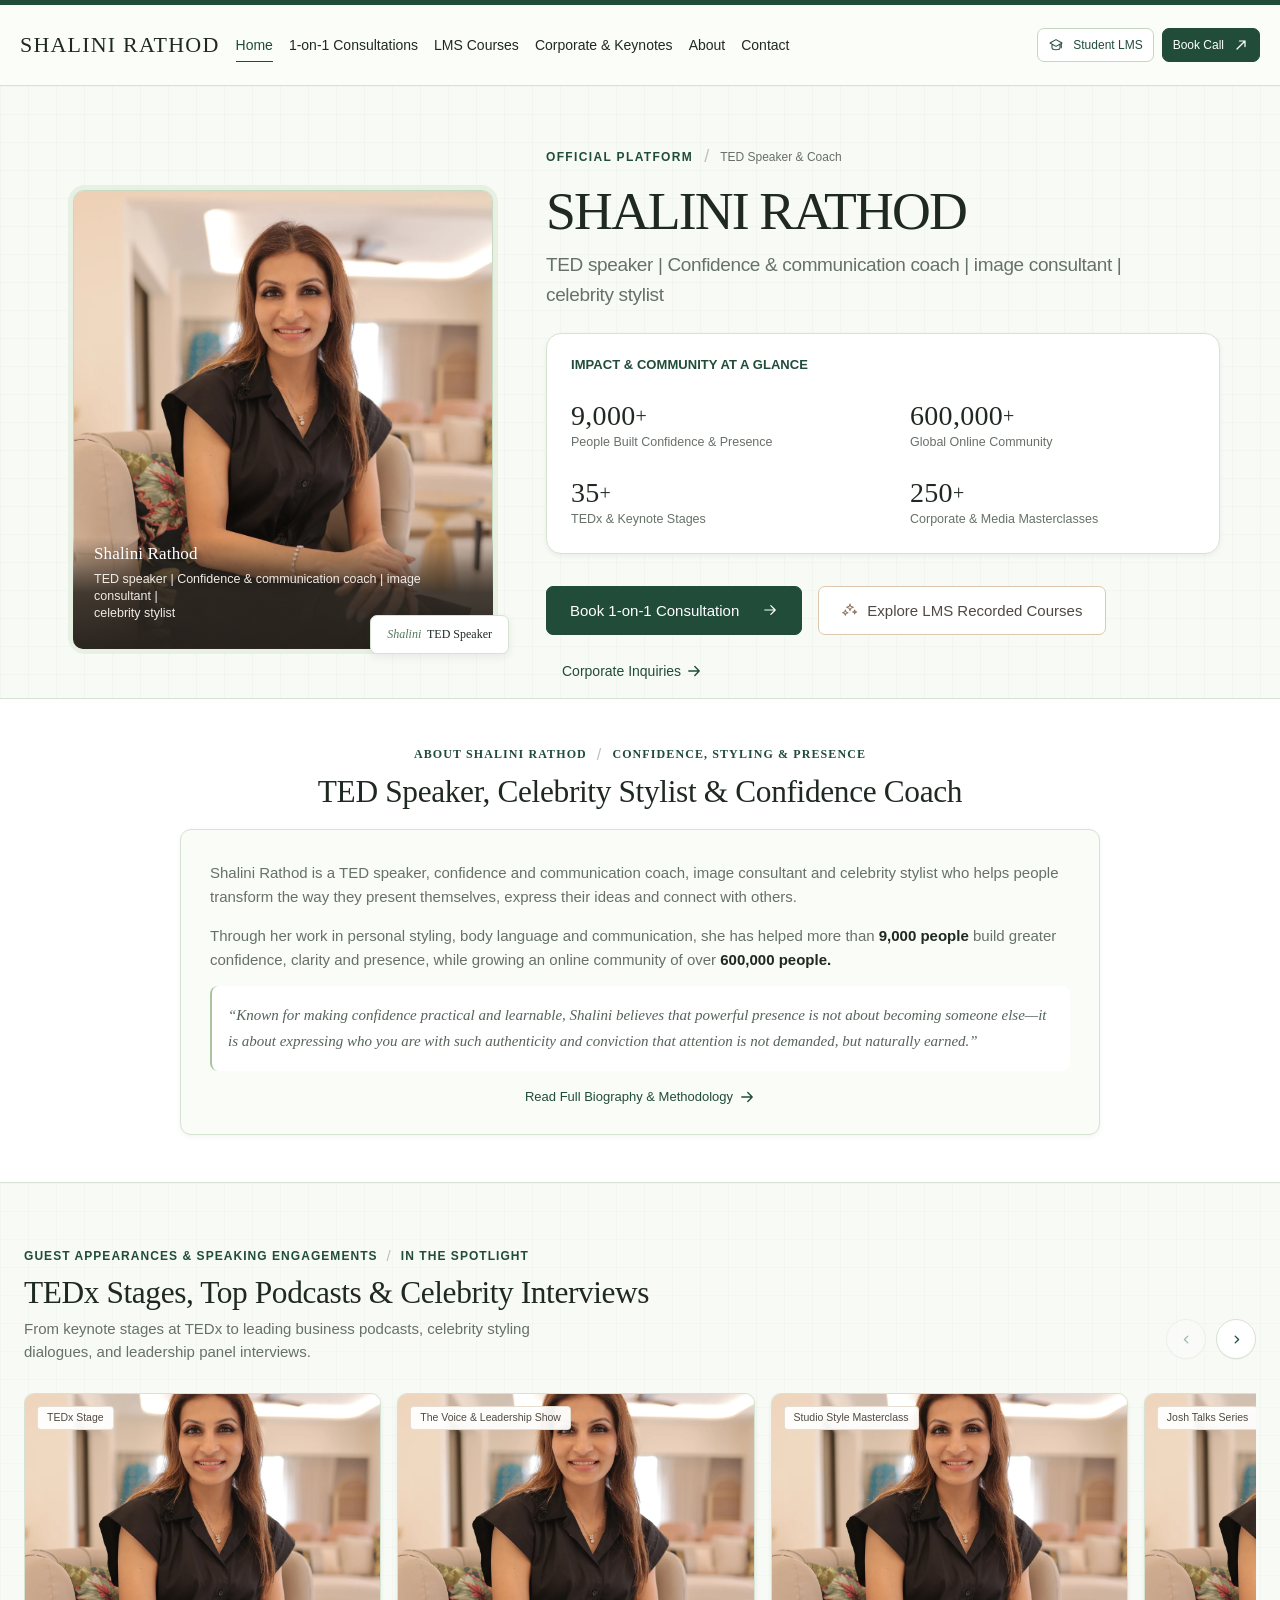
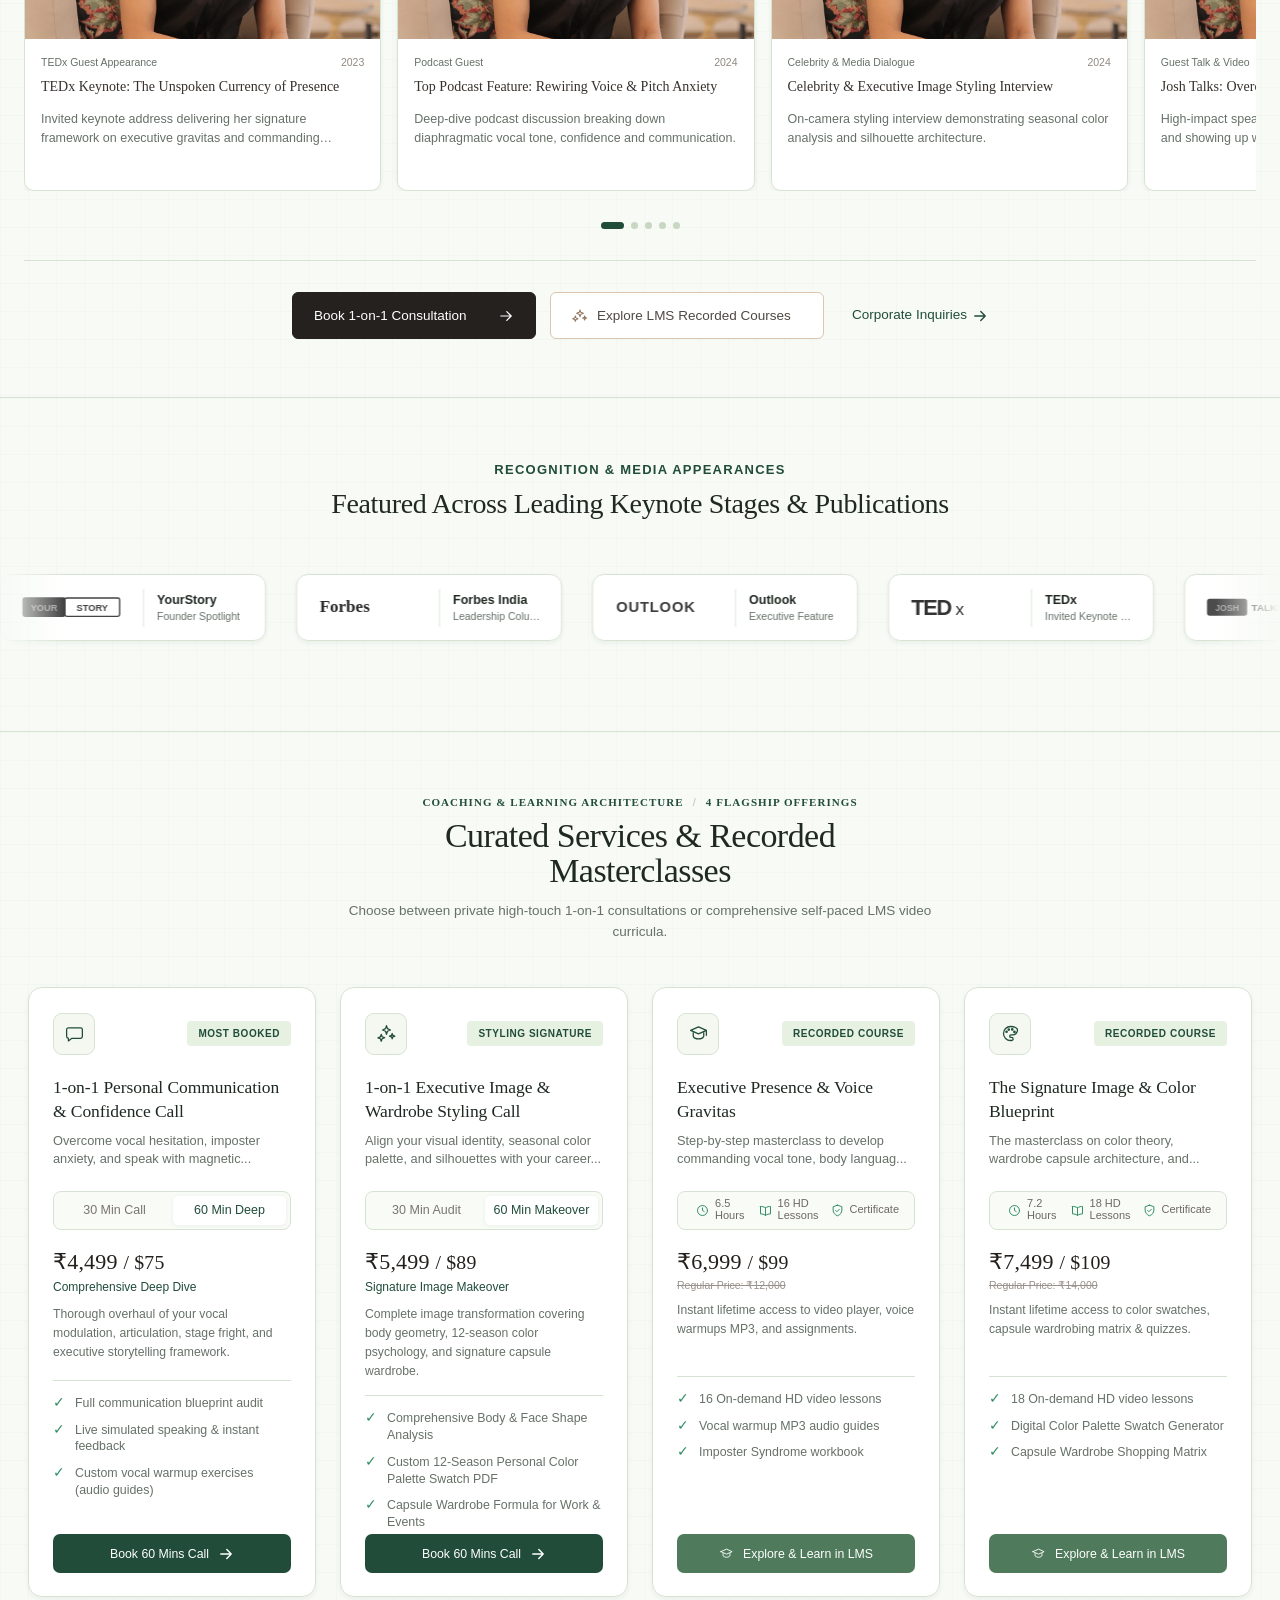
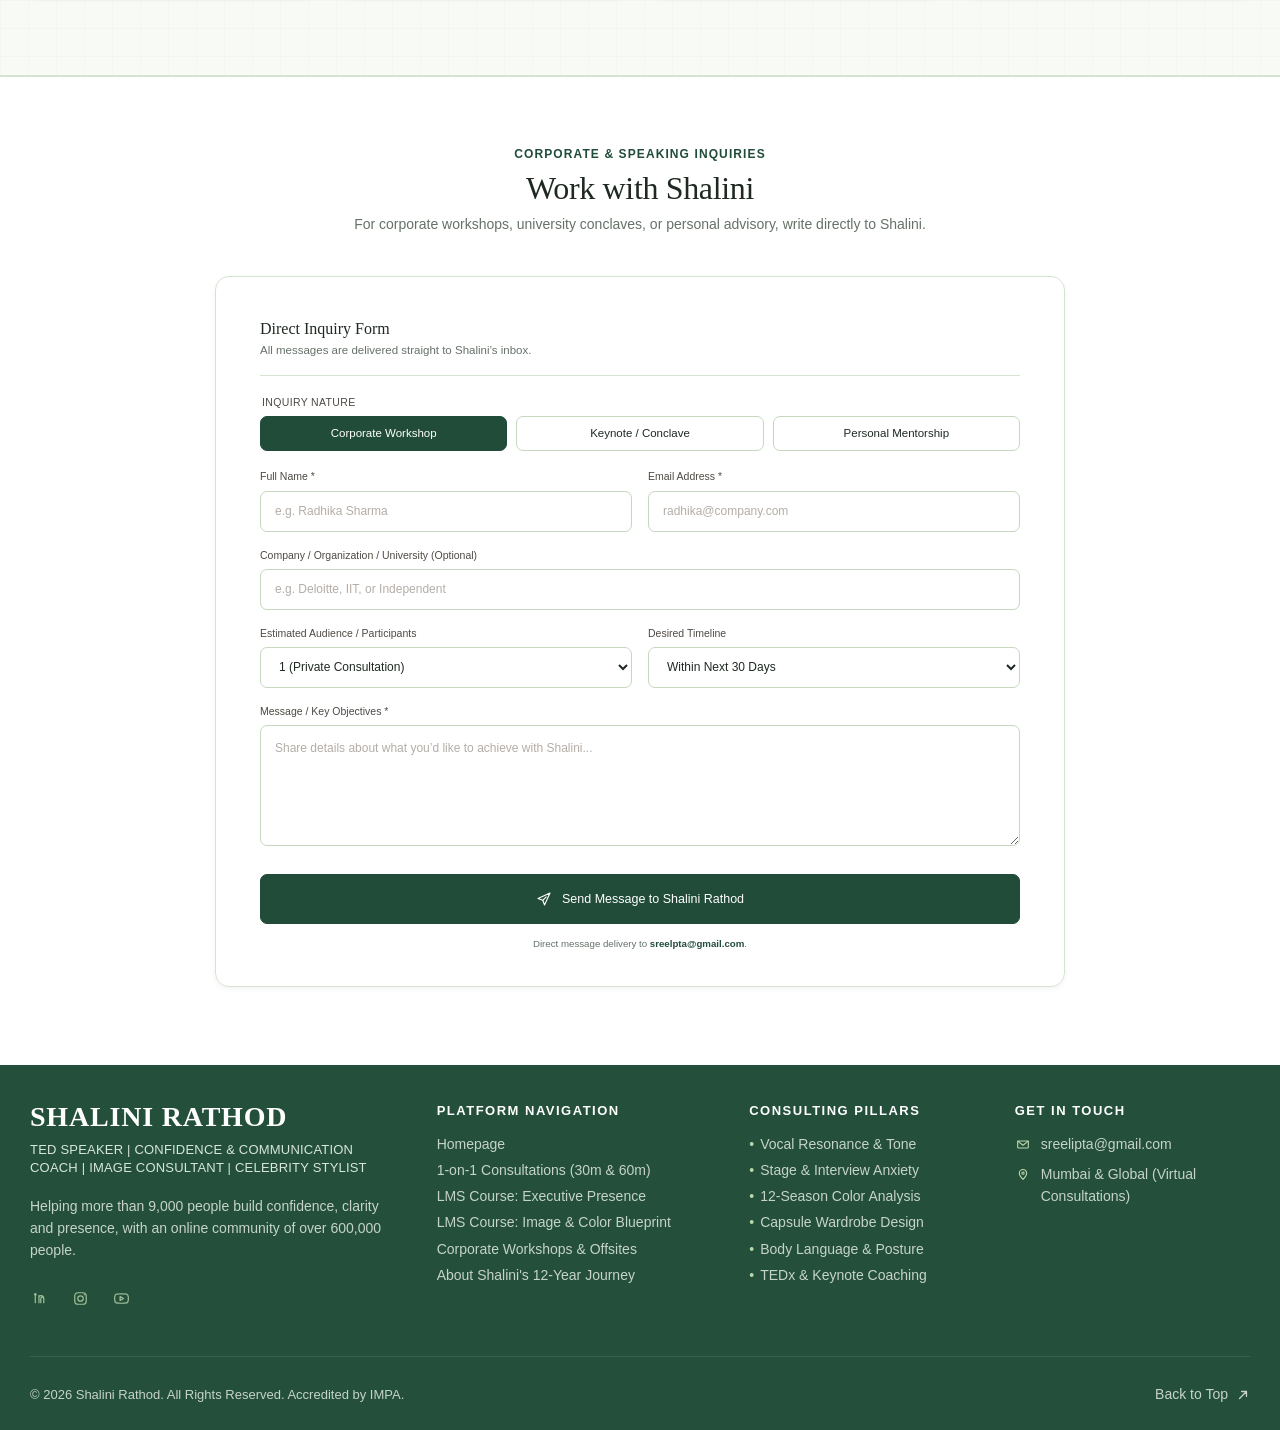
<file: index.html>
<!DOCTYPE html>
<html lang="en">
<head>
  <meta charset="UTF-8" />
  <meta name="viewport" content="width=device-width, initial-scale=1.0" />
  <meta name="description" content="Shalini Rathod — TED Speaker, confidence and communication coach, image consultant and celebrity stylist." />
  <title>Shalini Rathod</title>
  <link rel="stylesheet" href="style.css" />
</head>
<body class="home-page">
  <div class="top-rule" aria-hidden="true"></div>

  <header class="site-header">
    <div class="nav-shell">
      <a class="brand" href="#home" aria-label="Shalini Rathod home">SHALINI RATHOD</a>

      <nav class="desktop-nav" aria-label="Primary navigation">
        <a class="nav-link active" href="#home">Home</a>
        <a class="nav-link" href="services.html">1-on-1 Consultations</a>
        <a class="nav-link" href="#courses">LMS Courses</a>
        <a class="nav-link" href="#keynotes">Corporate &amp; Keynotes</a>
        <a class="nav-link" href="#about">About</a>
        <a class="nav-link" href="#contact">Contact</a>
      </nav>

      <div class="header-actions">
        <a class="btn btn-small btn-outline" href="#courses">
          <svg viewBox="0 0 24 24" aria-hidden="true"><path d="m3 9 9-5 9 5-9 5-9-5Zm3 3.1V16c0 1.4 2.7 3 6 3s6-1.6 6-3v-3.9M20 10v6"/></svg>
          <span>Student LMS</span>
        </a>
        <a class="btn btn-small btn-dark" href="#contact">Book Call <svg class="icon icon-arrow-up-right" viewBox="0 0 20 20" aria-hidden="true"><path d="M5 15 15 5M8 5h7v7"/></svg></a>
      </div>

      <button class="menu-toggle" type="button" aria-expanded="false" aria-controls="mobile-menu" aria-label="Open navigation">
        <span></span><span></span><span></span>
      </button>
    </div>

    <div class="mobile-menu" id="mobile-menu" hidden>
      <button class="mobile-menu-backdrop" type="button" aria-label="Close navigation"></button>
      <div class="mobile-menu-panel" role="dialog" aria-modal="true" aria-label="Mobile navigation">
        <div class="mobile-menu-intro">
          <span class="mobile-menu-kicker">NAVIGATION</span>
          <p>Confidence, communication &amp; personal presence.</p>
        </div>

        <nav class="mobile-menu-links" aria-label="Mobile primary navigation">
          <a class="active" href="#home"><span>Home</span><svg class="icon icon-arrow-right" viewBox="0 0 20 20" aria-hidden="true"><path d="M3.5 10h13M11 4.5 16.5 10 11 15.5"/></svg></a>
          <a href="services.html"><span>1-on-1 Consultations</span><svg class="icon icon-arrow-right" viewBox="0 0 20 20" aria-hidden="true"><path d="M3.5 10h13M11 4.5 16.5 10 11 15.5"/></svg></a>
          <a href="#courses"><span>LMS Courses</span><svg class="icon icon-arrow-right" viewBox="0 0 20 20" aria-hidden="true"><path d="M3.5 10h13M11 4.5 16.5 10 11 15.5"/></svg></a>
          <a href="#keynotes"><span>Corporate &amp; Keynotes</span><svg class="icon icon-arrow-right" viewBox="0 0 20 20" aria-hidden="true"><path d="M3.5 10h13M11 4.5 16.5 10 11 15.5"/></svg></a>
          <a href="#about"><span>About</span><svg class="icon icon-arrow-right" viewBox="0 0 20 20" aria-hidden="true"><path d="M3.5 10h13M11 4.5 16.5 10 11 15.5"/></svg></a>
          <a href="#contact"><span>Contact</span><svg class="icon icon-arrow-right" viewBox="0 0 20 20" aria-hidden="true"><path d="M3.5 10h13M11 4.5 16.5 10 11 15.5"/></svg></a>
        </nav>

        <div class="mobile-menu-footer">
          <div class="mobile-actions">
            <a class="btn btn-outline" href="#courses">
              <svg viewBox="0 0 24 24" aria-hidden="true"><path d="m3 9 9-5 9 5-9 5-9-5Zm3 3.1V16c0 1.4 2.7 3 6 3s6-1.6 6-3v-3.9M20 10v6"/></svg>
              <span>Student LMS</span>
            </a>
            <a class="btn btn-dark" href="#contact">Book Call <svg class="icon icon-arrow-up-right" viewBox="0 0 20 20" aria-hidden="true"><path d="M5 15 15 5M8 5h7v7"/></svg></a>
          </div>
          <p class="mobile-menu-contact">Mumbai &amp; Global · Virtual Consultations</p>
        </div>
      </div>
    </div>
  </header>

  <main id="home" class="page-main">
    <section class="hero" aria-labelledby="hero-title">
      <div class="portrait-column">
        <div class="portrait-card">
          <img
            class="portrait-image"
            src="assets/hero-seated.webp"
            alt="Shalini Rathod seated portrait"
            loading="eager"
            decoding="async"
          />
          <div class="portrait-gradient" aria-hidden="true"></div>
          <div class="portrait-copy">
            <h2>Shalini Rathod</h2>
            <p>TED speaker | Confidence &amp; communication coach | image consultant |<br />celebrity stylist</p>
          </div>
          <div class="portrait-badge"><em>Shalini</em>&nbsp; TED Speaker</div>
        </div>
      </div>

      <div class="hero-content">
        <div class="hero-intro">
          <div class="eyebrow-row">
            <span class="eyebrow">OFFICIAL PLATFORM</span>
            <span class="slash" aria-hidden="true">/</span>
            <span class="eyebrow-muted">TED Speaker &amp; Coach</span>
          </div>

          <h1 id="hero-title">SHALINI RATHOD</h1>
          <p class="hero-subtitle">TED speaker | Confidence &amp; communication coach | image consultant |<br class="desktop-break" /> celebrity stylist</p>
        </div>

        <section class="impact-card" aria-labelledby="impact-title">
          <h2 id="impact-title">IMPACT &amp; COMMUNITY AT A GLANCE</h2>
          <div class="stats-grid">
            <article class="stat">
              <strong>9,000<span>+</span></strong>
              <p>People Built Confidence &amp; Presence</p>
            </article>
            <article class="stat">
              <strong>600,000<span>+</span></strong>
              <p>Global Online Community</p>
            </article>
            <article class="stat">
              <strong>35<span>+</span></strong>
              <p>TEDx &amp; Keynote Stages</p>
            </article>
            <article class="stat">
              <strong>250<span>+</span></strong>
              <p>Corporate &amp; Media Masterclasses</p>
            </article>
          </div>
        </section>

        <div class="hero-actions">
          <a class="btn btn-primary" id="consultations" href="#contact">Book 1-on-1 Consultation <svg class="icon icon-arrow-right" viewBox="0 0 20 20" aria-hidden="true"><path d="M3.5 10h13M11 4.5 16.5 10 11 15.5"/></svg></a>
          <a class="btn btn-secondary" id="courses" href="#courses">
            <svg viewBox="0 0 24 24" aria-hidden="true"><path d="m12 3 1.2 3.5L17 8l-3.8 1.5L12 13l-1.2-3.5L7 8l3.8-1.5L12 3Zm7 9 .8 2.2L22 15l-2.2.8L19 18l-.8-2.2L16 15l2.2-.8L19 12ZM5 12l1 2.8L9 16l-3 1.2L5 20l-1-2.8L1 16l3-1.2L5 12Z"/></svg>
            <span>Explore LMS Recorded Courses</span>
          </a>
        </div>

        <a class="corporate-inquiries" href="#keynotes">Corporate Inquiries <svg class="icon icon-arrow-right" viewBox="0 0 20 20" aria-hidden="true"><path d="M3.5 10h13M11 4.5 16.5 10 11 15.5"/></svg></a>
      </div>
    </section>

    <section class="about-section" id="about" aria-labelledby="about-title">
      <div class="about-inner">
        <div class="about-kicker" aria-label="About Shalini Rathod, Confidence, Styling and Presence">
          <span>ABOUT SHALINI RATHOD</span>
          <span class="about-slash" aria-hidden="true">/</span>
          <span>CONFIDENCE, STYLING &amp; PRESENCE</span>
        </div>

        <h2 id="about-title">TED Speaker, Celebrity Stylist &amp; Confidence Coach</h2>

        <div class="about-card">
          <div class="about-copy">
            <p>Shalini Rathod is a TED speaker, confidence and communication coach, image consultant and celebrity stylist who helps people transform the way they present themselves, express their ideas and connect with others.</p>

            <p>Through her work in personal styling, body language and communication, she has helped more than <strong>9,000 people</strong> build greater confidence, clarity and presence, while growing an online community of over <strong>600,000 people.</strong></p>
          </div>

          <blockquote><span>“Known for making confidence practical and learnable, Shalini believes that powerful presence is not about becoming someone else—it is about expressing who you are with such authenticity and conviction that attention is not demanded, but naturally earned.”</span></blockquote>

          <a class="about-link" href="#contact">Read Full Biography &amp; Methodology <svg class="icon icon-arrow-right" viewBox="0 0 20 20" aria-hidden="true"><path d="M3.5 10h13M11 4.5 16.5 10 11 15.5"/></svg></a>
        </div>
      </div>
    </section>

    <section class="appearances-section" id="keynotes" aria-labelledby="appearances-title">
      <div class="appearances-inner">
        <div class="appearances-heading-row">
          <div class="appearances-heading-copy">
            <div class="appearances-kicker">
              <span>GUEST APPEARANCES &amp; SPEAKING ENGAGEMENTS</span>
              <span class="appearances-slash" aria-hidden="true">/</span>
              <span>IN THE SPOTLIGHT</span>
            </div>
            <h2 id="appearances-title">TEDx Stages, Top Podcasts &amp; Celebrity Interviews</h2>
            <p>From keynote stages at TEDx to leading business podcasts, celebrity styling<br class="appearances-desktop-break" /> dialogues, and leadership panel interviews.</p>
          </div>

          <div class="carousel-controls" aria-label="Appearance carousel controls">
            <button class="carousel-arrow carousel-prev" type="button" aria-label="Previous appearances"><svg class="icon icon-chevron" viewBox="0 0 20 20" aria-hidden="true"><path d="M11.75 5.5 7.25 10l4.5 4.5"/></svg></button>
            <button class="carousel-arrow carousel-next" type="button" aria-label="Next appearances"><svg class="icon icon-chevron" viewBox="0 0 20 20" aria-hidden="true"><path d="M8.25 5.5 12.75 10l-4.5 4.5"/></svg></button>
          </div>
        </div>

        <div class="appearance-carousel" tabindex="0" aria-label="Guest appearances">
          <article class="appearance-card">
            <div class="appearance-media">
              <img src="https://images.unsplash.com/photo-1789151881457-b2967e9a2286?auto=format&amp;fit=crop&amp;q=78&amp;w=1100" data-fallback="assets/hero-seated.webp" alt="Speaker presenting on stage" loading="lazy" decoding="async" />
              <span class="appearance-badge">TEDx Stage</span>
            </div>
            <div class="appearance-card-body">
              <div class="appearance-meta"><span>TEDx Guest Appearance</span><span>2023</span></div>
              <h3>TEDx Keynote: The Unspoken Currency of Presence</h3>
              <p>Invited keynote address delivering her signature framework on executive gravitas and commanding presence.</p>
            </div>
          </article>

          <article class="appearance-card">
            <div class="appearance-media">
              <img src="https://images.unsplash.com/photo-1730250526001-40420dfcadd3?auto=format&amp;fit=crop&amp;q=78&amp;w=1100" data-fallback="assets/hero-seated.webp" alt="Podcast conversation in a studio" loading="lazy" decoding="async" />
              <span class="appearance-badge">The Voice &amp; Leadership Show</span>
            </div>
            <div class="appearance-card-body">
              <div class="appearance-meta"><span>Podcast Guest</span><span>2024</span></div>
              <h3>Top Podcast Feature: Rewiring Voice &amp; Pitch Anxiety</h3>
              <p>Deep-dive podcast discussion breaking down diaphragmatic vocal tone, confidence and communication.</p>
            </div>
          </article>

          <article class="appearance-card">
            <div class="appearance-media">
              <img src="https://images.unsplash.com/photo-1660795774576-6efb866993b1?auto=format&amp;fit=crop&amp;q=78&amp;w=1100" data-fallback="assets/hero-seated.webp" alt="Media interview at a public event" loading="lazy" decoding="async" />
              <span class="appearance-badge">Studio Style Masterclass</span>
            </div>
            <div class="appearance-card-body">
              <div class="appearance-meta"><span>Celebrity &amp; Media Dialogue</span><span>2024</span></div>
              <h3>Celebrity &amp; Executive Image Styling Interview</h3>
              <p>On-camera styling interview demonstrating seasonal color analysis and silhouette architecture.</p>
            </div>
          </article>

          <article class="appearance-card">
            <div class="appearance-media">
              <img src="https://images.unsplash.com/photo-1759659334772-c3a05b8178e9?auto=format&amp;fit=crop&amp;q=78&amp;w=1100" data-fallback="assets/hero-seated.webp" alt="Guest interview with microphone and camera" loading="lazy" decoding="async" />
              <span class="appearance-badge">Josh Talks Series</span>
            </div>
            <div class="appearance-card-body">
              <div class="appearance-meta"><span>Guest Talk &amp; Video</span><span>2024</span></div>
              <h3>Josh Talks: Overcoming Hesitation</h3>
              <p>High-impact speaking session on confidence, self-image and showing up with clarity.</p>
            </div>
          </article>

          <article class="appearance-card">
            <div class="appearance-media">
              <img src="https://images.unsplash.com/photo-1776690329305-fb4141bd528a?auto=format&amp;fit=crop&amp;q=78&amp;w=1100" data-fallback="assets/hero-seated.webp" alt="Flare Youth and Leadership Conclave panel speaker" loading="lazy" decoding="async" />
              <span class="appearance-badge">Flare Festival</span>
            </div>
            <div class="appearance-card-body">
              <div class="appearance-meta"><span>Conclave Panel</span><span>2024</span></div>
              <h3>Flare Youth &amp; Leadership Conclave: Panel Speaker &amp; Jury</h3>
              <p>Keynote panel discussion and interview mentoring emerging leaders, youth founders, and corporate...</p>
            </div>
          </article>

        </div>

        <div class="carousel-dots" aria-label="Choose carousel position">
          <button class="carousel-dot active" type="button" aria-label="Show slide group 1"></button>
          <button class="carousel-dot" type="button" aria-label="Show slide group 2"></button>
          <button class="carousel-dot" type="button" aria-label="Show slide group 3"></button>
          <button class="carousel-dot" type="button" aria-label="Show slide group 4"></button>
          <button class="carousel-dot" type="button" aria-label="Show slide group 5"></button>
        </div>

        <div class="appearances-divider" aria-hidden="true"></div>

        <div class="appearances-cta-row">
          <a class="btn appearances-primary" href="#contact">Book 1-on-1 Consultation <svg class="icon icon-arrow-right" viewBox="0 0 20 20" aria-hidden="true"><path d="M3.5 10h13M11 4.5 16.5 10 11 15.5"/></svg></a>
          <a class="btn appearances-secondary" href="#courses">
            <svg viewBox="0 0 24 24" aria-hidden="true"><path d="m12 3 1.2 3.5L17 8l-3.8 1.5L12 13l-1.2-3.5L7 8l3.8-1.5L12 3Zm7 9 .8 2.2L22 15l-2.2.8L19 18l-.8-2.2L16 15l2.2-.8L19 12ZM5 12l1 2.8L9 16l-3 1.2L5 20l-1-2.8L1 16l3-1.2L5 12Z"/></svg>
            <span>Explore LMS Recorded Courses</span>
          </a>
          <a class="appearances-corporate" href="#contact">Corporate Inquiries <svg class="icon icon-arrow-right" viewBox="0 0 20 20" aria-hidden="true"><path d="M3.5 10h13M11 4.5 16.5 10 11 15.5"/></svg></a>
        </div>
      </div>
    </section>

    <section class="recognition-section" aria-labelledby="recognition-title">
      <div class="recognition-heading">
        <p>RECOGNITION &amp; MEDIA APPEARANCES</p>
        <h2 id="recognition-title">Featured Across Leading Keynote Stages &amp; Publications</h2>
      </div>

      <div class="recognition-marquee" aria-label="Featured media and speaking platforms">
        <div class="recognition-track">
          <div class="recognition-group">
            <article class="recognition-card" style="--brand:#e52b32">
              <div class="recognition-logo"><img src="assets/logos/yourstory.svg" alt="YourStory" /></div>
              <div class="recognition-copy"><strong>YourStory</strong><span>Founder Spotlight</span></div>
            </article>
            <article class="recognition-card" style="--brand:#151515">
              <div class="recognition-logo"><img src="assets/logos/forbes-india.svg" alt="Forbes India" /></div>
              <div class="recognition-copy"><strong>Forbes India</strong><span>Leadership Column</span></div>
            </article>
            <article class="recognition-card" style="--brand:#ed1c24">
              <div class="recognition-logo"><img src="assets/logos/outlook.svg" alt="Outlook" /></div>
              <div class="recognition-copy"><strong>Outlook</strong><span>Executive Feature</span></div>
            </article>
            <article class="recognition-card" style="--brand:#eb0028">
              <div class="recognition-logo"><img src="assets/logos/tedx.svg" alt="TEDx" /></div>
              <div class="recognition-copy"><strong>TEDx</strong><span>Invited Keynote Speaker</span></div>
            </article>
            <article class="recognition-card" style="--brand:#ef3e42">
              <div class="recognition-logo"><img src="assets/logos/josh-talks.svg" alt="Josh Talks" /></div>
              <div class="recognition-copy"><strong>Josh Talks</strong><span>Keynote &amp; Podcast</span></div>
            </article>
            <article class="recognition-card" style="--brand:#b66b4d">
              <div class="recognition-logo"><img src="assets/logos/flare-conclave.svg" alt="Flare Conclave" /></div>
              <div class="recognition-copy"><strong>Flare Conclave</strong><span>Leadership Jury &amp; Panel</span></div>
            </article>
            <article class="recognition-card" style="--brand:#151515">
              <div class="recognition-logo"><img src="assets/logos/femina.svg" alt="Femina" /></div>
              <div class="recognition-copy"><strong>Femina</strong><span>Editorial Media Feature</span></div>
            </article>
            <article class="recognition-card" style="--brand:#151515">
              <div class="recognition-logo"><img src="assets/logos/elle.svg" alt="ELLE" /></div>
              <div class="recognition-copy"><strong>Elle Style</strong><span>Style Architecture Feature</span></div>
            </article>
          </div>

          <div class="recognition-group" aria-hidden="true">
            <article class="recognition-card" style="--brand:#e52b32">
              <div class="recognition-logo"><img src="assets/logos/yourstory.svg" alt="" /></div>
              <div class="recognition-copy"><strong>YourStory</strong><span>Founder Spotlight</span></div>
            </article>
            <article class="recognition-card" style="--brand:#151515">
              <div class="recognition-logo"><img src="assets/logos/forbes-india.svg" alt="" /></div>
              <div class="recognition-copy"><strong>Forbes India</strong><span>Leadership Column</span></div>
            </article>
            <article class="recognition-card" style="--brand:#ed1c24">
              <div class="recognition-logo"><img src="assets/logos/outlook.svg" alt="" /></div>
              <div class="recognition-copy"><strong>Outlook</strong><span>Executive Feature</span></div>
            </article>
            <article class="recognition-card" style="--brand:#eb0028">
              <div class="recognition-logo"><img src="assets/logos/tedx.svg" alt="" /></div>
              <div class="recognition-copy"><strong>TEDx</strong><span>Invited Keynote Speaker</span></div>
            </article>
            <article class="recognition-card" style="--brand:#ef3e42">
              <div class="recognition-logo"><img src="assets/logos/josh-talks.svg" alt="" /></div>
              <div class="recognition-copy"><strong>Josh Talks</strong><span>Keynote &amp; Podcast</span></div>
            </article>
            <article class="recognition-card" style="--brand:#b66b4d">
              <div class="recognition-logo"><img src="assets/logos/flare-conclave.svg" alt="" /></div>
              <div class="recognition-copy"><strong>Flare Conclave</strong><span>Leadership Jury &amp; Panel</span></div>
            </article>
            <article class="recognition-card" style="--brand:#151515">
              <div class="recognition-logo"><img src="assets/logos/femina.svg" alt="" /></div>
              <div class="recognition-copy"><strong>Femina</strong><span>Editorial Media Feature</span></div>
            </article>
            <article class="recognition-card" style="--brand:#151515">
              <div class="recognition-logo"><img src="assets/logos/elle.svg" alt="" /></div>
              <div class="recognition-copy"><strong>Elle Style</strong><span>Style Architecture Feature</span></div>
            </article>
          </div>
        </div>
      </div>
    </section>


    <section class="services-section" id="services" aria-labelledby="services-title">
      <div class="services-inner">
        <div class="services-heading">
          <div class="services-kicker">
            <span>COACHING &amp; LEARNING ARCHITECTURE</span>
            <span class="services-slash" aria-hidden="true">/</span>
            <span>4 FLAGSHIP OFFERINGS</span>
          </div>
          <h2 id="services-title">Curated Services &amp; Recorded<br />Masterclasses</h2>
          <p>Choose between private high-touch 1-on-1 consultations or comprehensive self-paced LMS video<br class="services-desktop-break" /> curricula.</p>
        </div>

        <div class="services-grid">
          <article class="service-card">
            <div class="service-topline">
              <span class="service-icon-box" aria-hidden="true">
                <svg viewBox="0 0 24 24"><path d="M5 5.5h14a2 2 0 0 1 2 2v8a2 2 0 0 1-2 2H9l-4 3v-3.2a2 2 0 0 1-2-2V7.5a2 2 0 0 1 2-2Z"/></svg>
              </span>
              <span class="service-badge service-badge-warm">MOST BOOKED</span>
            </div>

            <h3>1-on-1 Personal Communication &amp; Confidence Call</h3>
            <p class="service-intro">Overcome vocal hesitation, imposter anxiety, and speak with magnetic...</p>

            <div class="service-toggle" aria-label="Session options">
              <span>30 Min Call</span>
              <span class="active">60 Min Deep</span>
            </div>

            <div class="service-price">₹4,499 <span>/ $75</span></div>
            <div class="service-subtitle">Comprehensive Deep Dive</div>
            <p class="service-description">Thorough overhaul of your vocal modulation, articulation, stage fright, and executive storytelling framework.</p>

            <div class="service-divider" aria-hidden="true"></div>
            <ul class="service-features">
              <li><span class="service-check" aria-hidden="true">✓</span><span>Full communication blueprint audit</span></li>
              <li><span class="service-check" aria-hidden="true">✓</span><span>Live simulated speaking &amp; instant feedback</span></li>
              <li><span class="service-check" aria-hidden="true">✓</span><span>Custom vocal warmup exercises (audio guides)</span></li>
            </ul>

            <a class="service-cta service-cta-dark" href="#contact">Book 60 Mins Call
              <svg class="icon icon-arrow-right" viewBox="0 0 20 20" aria-hidden="true"><path d="M3.5 10h13M11 4.5 16.5 10 11 15.5"/></svg>
            </a>
          </article>

          <article class="service-card">
            <div class="service-topline">
              <span class="service-icon-box" aria-hidden="true">
                <svg viewBox="0 0 24 24"><path d="m12 3 1.1 3.4L16.5 8l-3.4 1.4L12 13l-1.1-3.6L7.5 8l3.4-1.6L12 3Z"/><path d="m18.5 12 .8 2.2 2.2.8-2.2.8-.8 2.2-.8-2.2-2.2-.8 2.2-.8.8-2.2Z"/><path d="m6 13 1 2.8 2.8 1L7 18l-1 2.8L5 18l-2.8-1L5 15.8 6 13Z"/></svg>
              </span>
              <span class="service-badge service-badge-warm">STYLING SIGNATURE</span>
            </div>

            <h3>1-on-1 Executive Image &amp; Wardrobe Styling Call</h3>
            <p class="service-intro">Align your visual identity, seasonal color palette, and silhouettes with your career...</p>

            <div class="service-toggle" aria-label="Session options">
              <span>30 Min Audit</span>
              <span class="active">60 Min Makeover</span>
            </div>

            <div class="service-price">₹5,499 <span>/ $89</span></div>
            <div class="service-subtitle">Signature Image Makeover</div>
            <p class="service-description">Complete image transformation covering body geometry, 12-season color psychology, and signature capsule wardrobe.</p>

            <div class="service-divider" aria-hidden="true"></div>
            <ul class="service-features">
              <li><span class="service-check" aria-hidden="true">✓</span><span>Comprehensive Body &amp; Face Shape Analysis</span></li>
              <li><span class="service-check" aria-hidden="true">✓</span><span>Custom 12-Season Personal Color Palette Swatch PDF</span></li>
              <li><span class="service-check" aria-hidden="true">✓</span><span>Capsule Wardrobe Formula for Work &amp; Events</span></li>
            </ul>

            <a class="service-cta service-cta-dark" href="#contact">Book 60 Mins Call
              <svg class="icon icon-arrow-right" viewBox="0 0 20 20" aria-hidden="true"><path d="M3.5 10h13M11 4.5 16.5 10 11 15.5"/></svg>
            </a>
          </article>

          <article class="service-card">
            <div class="service-topline">
              <span class="service-icon-box" aria-hidden="true">
                <svg viewBox="0 0 24 24"><path d="m3 8.5 9-4 9 4-9 4-9-4Z"/><path d="M6 11v4.2c0 1.4 2.7 3 6 3s6-1.6 6-3V11"/><path d="M21 9v5"/></svg>
              </span>
              <span class="service-badge service-badge-green">RECORDED COURSE</span>
            </div>

            <h3>Executive Presence &amp; Voice Gravitas</h3>
            <p class="service-intro">Step-by-step masterclass to develop commanding vocal tone, body languag...</p>

            <div class="service-stats">
              <span><svg viewBox="0 0 24 24" aria-hidden="true"><circle cx="12" cy="12" r="8"/><path d="M12 8v4l2.7 1.7"/></svg><span>6.5<br />Hours</span></span>
              <span><svg viewBox="0 0 24 24" aria-hidden="true"><path d="M4 5.5c2.8 0 5.1.4 8 2.3 2.9-1.9 5.2-2.3 8-2.3v12c-2.8 0-5.1.4-8 2.3-2.9-1.9-5.2-2.3-8-2.3v-12Z"/><path d="M12 7.8v12"/></svg><span>16 HD<br />Lessons</span></span>
              <span><svg class="service-shield" viewBox="0 0 24 24" aria-hidden="true"><path d="M12 3.5 19 6v5.3c0 4.5-2.8 7.4-7 9.2-4.2-1.8-7-4.7-7-9.2V6l7-2.5Z"/><path d="m9 12 2 2 4-4"/></svg><span>Certificate</span></span>
            </div>

            <div class="service-price">₹6,999 <span>/ $99</span></div>
            <div class="service-old-price">Regular Price: ₹12,000</div>
            <p class="service-description">Instant lifetime access to video player, voice warmups MP3, and assignments.</p>

            <div class="service-divider" aria-hidden="true"></div>
            <ul class="service-features">
              <li><span class="service-check" aria-hidden="true">✓</span><span>16 On-demand HD video lessons</span></li>
              <li><span class="service-check" aria-hidden="true">✓</span><span>Vocal warmup MP3 audio guides</span></li>
              <li><span class="service-check" aria-hidden="true">✓</span><span>Imposter Syndrome workbook</span></li>
            </ul>

            <a class="service-cta service-cta-brown" href="#courses">
              <svg class="service-cta-cap" viewBox="0 0 24 24" aria-hidden="true"><path d="m3 9 9-4 9 4-9 4-9-4Z"/><path d="M6.5 12v3.2c0 1.3 2.5 2.8 5.5 2.8s5.5-1.5 5.5-2.8V12"/></svg>
              Explore &amp; Learn in LMS
            </a>
          </article>

          <article class="service-card">
            <div class="service-topline">
              <span class="service-icon-box" aria-hidden="true">
                <svg viewBox="0 0 24 24"><path d="M12 4a8 8 0 1 0 0 16h1.2a1.8 1.8 0 0 0 0-3.6h-.7a1.4 1.4 0 0 1 0-2.8h2A5.5 5.5 0 0 0 20 8.1C20 5.8 16.4 4 12 4Z"/><circle cx="7.5" cy="10" r=".8"/><circle cx="10" cy="7.5" r=".8"/><circle cx="14" cy="7.3" r=".8"/><circle cx="16.5" cy="10.2" r=".8"/></svg>
              </span>
              <span class="service-badge service-badge-green">RECORDED COURSE</span>
            </div>

            <h3>The Signature Image &amp; Color Blueprint</h3>
            <p class="service-intro">The masterclass on color theory, wardrobe capsule architecture, and...</p>

            <div class="service-stats">
              <span><svg viewBox="0 0 24 24" aria-hidden="true"><circle cx="12" cy="12" r="8"/><path d="M12 8v4l2.7 1.7"/></svg><span>7.2<br />Hours</span></span>
              <span><svg viewBox="0 0 24 24" aria-hidden="true"><path d="M4 5.5c2.8 0 5.1.4 8 2.3 2.9-1.9 5.2-2.3 8-2.3v12c-2.8 0-5.1.4-8 2.3-2.9-1.9-5.2-2.3-8-2.3v-12Z"/><path d="M12 7.8v12"/></svg><span>18 HD<br />Lessons</span></span>
              <span><svg class="service-shield" viewBox="0 0 24 24" aria-hidden="true"><path d="M12 3.5 19 6v5.3c0 4.5-2.8 7.4-7 9.2-4.2-1.8-7-4.7-7-9.2V6l7-2.5Z"/><path d="m9 12 2 2 4-4"/></svg><span>Certificate</span></span>
            </div>

            <div class="service-price">₹7,499 <span>/ $109</span></div>
            <div class="service-old-price">Regular Price: ₹14,000</div>
            <p class="service-description">Instant lifetime access to color swatches, capsule wardrobing matrix &amp; quizzes.</p>

            <div class="service-divider" aria-hidden="true"></div>
            <ul class="service-features">
              <li><span class="service-check" aria-hidden="true">✓</span><span>18 On-demand HD video lessons</span></li>
              <li><span class="service-check" aria-hidden="true">✓</span><span>Digital Color Palette Swatch Generator</span></li>
              <li><span class="service-check" aria-hidden="true">✓</span><span>Capsule Wardrobe Shopping Matrix</span></li>
            </ul>

            <a class="service-cta service-cta-brown" href="#courses">
              <svg class="service-cta-cap" viewBox="0 0 24 24" aria-hidden="true"><path d="m3 9 9-4 9 4-9 4-9-4Z"/><path d="M6.5 12v3.2c0 1.3 2.5 2.8 5.5 2.8s5.5-1.5 5.5-2.8V12"/></svg>
              Explore &amp; Learn in LMS
            </a>
          </article>
        </div>
      </div>
    </section>

    <section class="contact-section" id="contact" aria-labelledby="contact-title">
      <div class="contact-inner">
        <div class="contact-heading">
          <div class="contact-kicker">CORPORATE &amp; SPEAKING INQUIRIES</div>
          <h2 id="contact-title">Work with Shalini</h2>
          <p>For corporate workshops, university conclaves, or personal advisory, write directly to Shalini.</p>
        </div>

        <form class="inquiry-card" id="inquiry-form" novalidate>
          <div class="inquiry-card-header">
            <h3>Direct Inquiry Form</h3>
            <p>All messages are delivered straight to Shalini’s inbox.</p>
          </div>

          <div class="inquiry-divider" aria-hidden="true"></div>

          <fieldset class="inquiry-nature">
            <legend>INQUIRY NATURE</legend>
            <div class="inquiry-segmented">
              <input type="radio" name="inquiryNature" id="nature-corporate" value="Corporate Workshop" checked />
              <label for="nature-corporate">Corporate Workshop</label>

              <input type="radio" name="inquiryNature" id="nature-keynote" value="Keynote / Conclave" />
              <label for="nature-keynote">Keynote / Conclave</label>

              <input type="radio" name="inquiryNature" id="nature-mentorship" value="Personal Mentorship" />
              <label for="nature-mentorship">Personal Mentorship</label>
            </div>
          </fieldset>

          <div class="inquiry-grid inquiry-grid-two">
            <label class="inquiry-field">
              <span>Full Name *</span>
              <input type="text" name="fullName" placeholder="e.g. Radhika Sharma" autocomplete="name" required />
            </label>

            <label class="inquiry-field">
              <span>Email Address *</span>
              <input type="email" name="email" placeholder="radhika@company.com" autocomplete="email" required />
            </label>
          </div>

          <label class="inquiry-field inquiry-field-full">
            <span>Company / Organization / University (Optional)</span>
            <input type="text" name="organization" placeholder="e.g. Deloitte, IIT, or Independent" autocomplete="organization" />
          </label>

          <div class="inquiry-grid inquiry-grid-two">
            <label class="inquiry-field inquiry-select-wrap">
              <span>Estimated Audience / Participants</span>
              <select name="audience">
                <option>1 (Private Consultation)</option>
                <option>5–15 (Executive Core)</option>
                <option>20–50 (Departmental)</option>
                <option>100+ (Keynote / Townhall)</option>
              </select>
            </label>

            <label class="inquiry-field inquiry-select-wrap">
              <span>Desired Timeline</span>
              <select name="timeline">
                <option>Immediate (This Week)</option>
                <option selected>Within Next 30 Days</option>
                <option>Next Quarter</option>
                <option>Exploratory</option>
              </select>
            </label>
          </div>

          <label class="inquiry-field inquiry-field-full inquiry-message-field">
            <span>Message / Key Objectives *</span>
            <textarea name="message" rows="5" placeholder="Share details about what you’d like to achieve with Shalini..." required></textarea>
          </label>

          <button class="inquiry-submit" type="submit">
            <svg viewBox="0 0 24 24" aria-hidden="true"><path d="m21 3-8.2 18-2.7-7.1L3 11.2 21 3Z"/><path d="m10.1 13.9 5.2-5.2"/></svg>
            <span>Send Message to Shalini Rathod</span>
          </button>

          <p class="inquiry-delivery">Direct message delivery to <strong>sreelpta@gmail.com</strong>.</p>
          <p class="inquiry-status" id="inquiry-status" role="status" aria-live="polite"></p>
        </form>
      </div>
    </section>
  </main>


  <footer class="site-footer" aria-labelledby="footer-brand">
    <div class="footer-inner">
      <div class="footer-grid">
        <section class="footer-brand-column">
          <h2 id="footer-brand">SHALINI RATHOD</h2>
          <p class="footer-brand-role">TED SPEAKER | CONFIDENCE &amp; COMMUNICATION COACH | IMAGE CONSULTANT | CELEBRITY STYLIST</p>
          <p class="footer-brand-copy">Helping more than 9,000 people build confidence, clarity and presence, with an online community of over 600,000 people.</p>
          <div class="footer-socials" aria-label="Social links">
            <a href="#" aria-label="LinkedIn">
              <svg viewBox="0 0 24 24" aria-hidden="true"><path d="M6.7 8.5v8.8M6.75 5.9a.95.95 0 1 1 0 1.9.95.95 0 0 1 0-1.9Zm4.55 11.4V8.5m0 0v1.2c.7-.92 1.62-1.38 2.74-1.38 2.08 0 3.35 1.36 3.35 4.08v4.9m-6.09-7.6h.02m6.07 7.6v-4.62c0-1.53-.55-2.42-1.8-2.42-1 0-1.61.67-1.87 1.32-.1.23-.12.55-.12.87v4.85"/></svg>
            </a>
            <a href="#" aria-label="Instagram">
              <svg viewBox="0 0 24 24" aria-hidden="true"><rect x="4.75" y="4.75" width="14.5" height="14.5" rx="4.2"/><circle cx="12" cy="12" r="3.45"/><circle cx="16.9" cy="7.25" r=".85" fill="currentColor" stroke="none"/></svg>
            </a>
            <a href="#" aria-label="YouTube">
              <svg viewBox="0 0 24 24" aria-hidden="true"><path d="M20.2 8.2c-.2-.86-.88-1.54-1.74-1.74C16.95 6 12 6 12 6s-4.95 0-6.46.46c-.86.2-1.54.88-1.74 1.74C3.34 9.71 3.34 12 3.34 12s0 2.29.46 3.8c.2.86.88 1.54 1.74 1.74C7.05 18 12 18 12 18s4.95 0 6.46-.46c.86-.2 1.54-.88 1.74-1.74.46-1.51.46-3.8.46-3.8s0-2.29-.46-3.8Z"/><path d="m10.2 9.55 4.35 2.45-4.35 2.45V9.55Z"/></svg>
            </a>
          </div>
        </section>

        <nav class="footer-column" aria-label="Platform navigation">
          <h3>PLATFORM NAVIGATION</h3>
          <ul>
            <li><a href="#home">Homepage</a></li>
            <li><a href="#consultations">1-on-1 Consultations (30m &amp; 60m)</a></li>
            <li><a href="#services">LMS Course: Executive Presence</a></li>
            <li><a href="#services">LMS Course: Image &amp; Color Blueprint</a></li>
            <li><a href="#contact">Corporate Workshops &amp; Offsites</a></li>
            <li><a href="#about">About Shalini's 12-Year Journey</a></li>
          </ul>
        </nav>

        <section class="footer-column">
          <h3>CONSULTING PILLARS</h3>
          <ul class="footer-bullets">
            <li>Vocal Resonance &amp; Tone</li>
            <li>Stage &amp; Interview Anxiety</li>
            <li>12-Season Color Analysis</li>
            <li>Capsule Wardrobe Design</li>
            <li>Body Language &amp; Posture</li>
            <li>TEDx &amp; Keynote Coaching</li>
          </ul>
        </section>

        <section class="footer-column footer-contact-column">
          <h3>GET IN TOUCH</h3>
          <ul class="footer-contact-list">
            <li>
              <svg viewBox="0 0 24 24" aria-hidden="true"><path d="M4 7.5h16v9a1.5 1.5 0 0 1-1.5 1.5h-13A1.5 1.5 0 0 1 4 16.5v-9Z"/><path d="m4.5 8 7.02 5.46a.8.8 0 0 0 .96 0L19.5 8"/></svg>
              <a href="mailto:sreelipta@gmail.com">sreelipta@gmail.com</a>
            </li>
            <li>
              <svg viewBox="0 0 24 24" aria-hidden="true"><path d="M12 20s5.5-5.5 5.5-9.25A5.5 5.5 0 1 0 6.5 10.75C6.5 14.5 12 20 12 20Z"/><circle cx="12" cy="10.75" r="1.7"/></svg>
              <span>Mumbai &amp; Global (Virtual Consultations)</span>
            </li>
          </ul>
        </section>
      </div>

      <div class="footer-bottom">
        <p>© 2026 Shalini Rathod. All Rights Reserved. Accredited by IMPA.</p>
        <a class="footer-back-top" href="#home">Back to Top <svg class="icon icon-arrow-up-right" viewBox="0 0 20 20" aria-hidden="true"><path d="M5 15 15 5M8 5h7v7"/></svg></a>
      </div>
    </div>
  </footer>


  <script src="script.js"></script>
</body>
</html>
</file>
<file: style.css>
:root {
  --ink: #3f3a35;
  --ink-deep: #272420;
  --warm-brown: #92755e;
  --warm-brown-2: #8d6e56;
  --muted: #776f69;
  --surface: #faf7f3;
  --surface-2: #f7f3ed;
  --card: #ffffff;
  --border: #e5d6c4;
  --line: #e9e2d8;
  --portrait: #ebe0d4;
  --shadow: 0 2px 4px rgba(70, 53, 39, 0.06);
  --radius: 14px;
  --serif: Didot, "Bodoni 72", "Bodoni MT", "Times New Roman", serif;
  --sans: "Avenir Next", Avenir, "Helvetica Neue", Helvetica, Arial, sans-serif;

  /* Shared readable typography scale */
  --eyebrow-size: 12px;
  --body-size: 15px;
  --body-line: 1.62;
  --section-title-size: 34px;
  --quote-size: 15px;
  --link-size: 13px;
}

* {
  box-sizing: border-box;
}

html {
  scroll-behavior: smooth;
}

body {
  margin: 0;
  min-width: 320px;
  background: var(--surface);
  color: var(--ink);
  font-family: var(--sans);
  overflow-x: hidden;
}

body::-webkit-scrollbar {
  width: 6px;
}
body::-webkit-scrollbar-track {
  background: #f4f0e9;
}
body::-webkit-scrollbar-thumb {
  background: #cab99f;
  border-radius: 999px;
}

button,
a {
  font: inherit;
}

a {
  color: inherit;
  text-decoration: none;
}

.top-rule {
  height: 5px;
  background: #252321;
}

.site-header {
  position: relative;
  z-index: 20;
  height: 81px;
  background: rgba(251, 250, 247, 0.98);
  border-bottom: 1px solid var(--line);
}

.nav-shell {
  width: min(1220px, calc(100% - 48px));
  height: 80px;
  margin: 0 auto;
  display: flex;
  align-items: center;
  gap: clamp(12px, 1.45vw, 24px);
}

.brand {
  flex: 0 0 auto;
  margin-right: clamp(4px, 0.8vw, 17px);
  color: #2e2b28;
  font-family: var(--serif);
  font-size: clamp(22px, 1.6vw, 25px);
  line-height: 1;
  letter-spacing: clamp(1.15px, 0.12vw, 1.6px);
  white-space: nowrap;
}

.desktop-nav {
  display: flex;
  align-items: center;
  justify-content: center;
  gap: clamp(15px, 1.65vw, 31px);
  min-width: 0;
}

.nav-link {
  position: relative;
  color: #393633;
  font-size: clamp(13.5px, 1vw, 15px);
  line-height: 1;
  white-space: nowrap;
  transition: color 160ms ease;
}

.nav-link::after {
  content: "";
  position: absolute;
  left: 0;
  right: 0;
  bottom: -10px;
  height: 1px;
  background: var(--warm-brown);
  transform: scaleX(0);
  transform-origin: center;
  transition: transform 160ms ease;
}

.nav-link:hover,
.nav-link.active {
  color: #1f1d1b;
}

.nav-link:hover::after,
.nav-link.active::after {
  transform: scaleX(1);
}

.header-actions {
  margin-left: auto;
  display: flex;
  align-items: center;
  gap: clamp(7px, 0.7vw, 12px);
}

.btn {
  display: inline-flex;
  align-items: center;
  justify-content: center;
  gap: 9px;
  border: 1px solid transparent;
  border-radius: 7px;
  white-space: nowrap;
  cursor: pointer;
  transition: transform 160ms ease, box-shadow 160ms ease, background-color 160ms ease, border-color 160ms ease;
}

.btn:hover {
  transform: translateY(-1px);
}

.btn svg {
  width: 16px;
  height: 16px;
  flex: 0 0 auto;
  fill: none;
  stroke: currentColor;
  stroke-width: 1.55;
  stroke-linecap: round;
  stroke-linejoin: round;
}

.icon {
  display: block;
  flex: 0 0 auto;
  fill: none;
  stroke: currentColor;
  stroke-linecap: round;
  stroke-linejoin: round;
}

.icon-arrow-right {
  width: 18px;
  height: 18px;
  stroke-width: 1.8;
}

.icon-arrow-up-right {
  width: 15px;
  height: 15px;
  stroke-width: 1.9;
}

.icon-chevron {
  width: 15px;
  height: 15px;
  stroke-width: 1.8;
}

.btn-small {
  height: 34px;
  padding: 0 clamp(10px, 0.9vw, 15px);
  font-size: clamp(12px, 0.85vw, 13px);
}

.btn-outline {
  background: #fffdfa;
  color: #55504b;
  border-color: #decab2;
}

.btn-dark,
.btn-primary {
  background: #272523;
  color: #fff;
  border-color: #272523;
}

.btn-dark:hover,
.btn-primary:hover {
  background: #1e1c1a;
  box-shadow: 0 8px 20px rgba(30, 28, 26, 0.12);
}

.menu-toggle,
.mobile-menu {
  display: none;
}

.page-main {
  min-height: calc(100vh - 86px);
  background:
    radial-gradient(circle at 47% 46%, rgba(233, 222, 207, 0.20) 0 16%, transparent 38%),
    var(--surface);
}

.hero {
  width: min(1248px, calc(100% - 48px));
  margin: 0 auto;
  padding-top: 59px;
  display: grid;
  grid-template-columns: 463px minmax(0, 685px);
  column-gap: 80px;
  align-items: start;
}

.portrait-column {
  padding-top: 40px;
  padding-left: 8px;
}

.portrait-card {
  position: relative;
  width: 458px;
  height: 469px;
  padding: 5px;
  border-radius: 17px;
  background: #eee4d7;
}

.portrait-image {
  display: block;
  width: 100%;
  height: 100%;
  object-fit: cover;
  object-position: center 28%;
  border: 1px solid #d9c7ad;
  border-radius: 11px;
  background: #ebe0d4;
  color: #34312e;
  font-size: 16px;
  line-height: 1.55;
}

.portrait-gradient {
  position: absolute;
  left: 5px;
  right: 5px;
  bottom: 5px;
  height: 112px;
  pointer-events: none;
  border-radius: 0 0 10px 10px;
  background: linear-gradient(to bottom, rgba(48, 42, 36, 0), rgba(47, 41, 35, 0.88) 50%, rgba(39, 34, 29, 0.98));
}

.portrait-copy {
  position: absolute;
  left: 26px;
  right: 20px;
  bottom: 32px;
  color: #fff;
}

.portrait-copy h2 {
  margin: 0 0 7px;
  font-family: Georgia, "Times New Roman", serif;
  font-size: 17px;
  font-weight: 500;
  letter-spacing: 0.15px;
}

.portrait-copy p {
  margin: 0;
  color: #f0ebe5;
  font-size: 12.5px;
  line-height: 1.35;
}

.portrait-badge {
  position: absolute;
  z-index: 2;
  right: -11px;
  bottom: 0;
  height: 39px;
  padding: 0 16px;
  display: flex;
  align-items: center;
  background: #fff;
  border: 1px solid #e5d5c0;
  border-radius: 7px;
  box-shadow: 0 3px 8px rgba(48, 41, 35, 0.08);
  color: #34302c;
  font-family: Georgia, "Times New Roman", serif;
  font-size: 12px;
}

.portrait-badge em {
  color: #b39780;
  font-style: italic;
}

.hero-content {
  min-width: 0;
}

.eyebrow-row {
  display: flex;
  align-items: center;
  gap: 11px;
  margin-top: 1px;
  min-height: 18px;
  font-size: 12px;
}

.eyebrow {
  color: #9b7658;
  font-size: 12px;
  font-weight: 600;
  letter-spacing: 1.35px;
}

.slash {
  color: #d8cec3;
  font-size: 18px;
  font-weight: 300;
}

.eyebrow-muted {
  color: #8e8985;
  font-size: 12px;
}

.hero h1 {
  margin: 19px 0 13px;
  color: #4b4641;
  font-family: var(--serif);
  font-size: 58px;
  font-weight: 500;
  line-height: 0.95;
  letter-spacing: -1.9px;
}

.hero-subtitle {
  margin: 0;
  color: #9a7d66;
  font-size: 21px;
  font-weight: 500;
  line-height: 1.55;
  letter-spacing: -0.35px;
}

.impact-card {
  width: 100%;
  margin-top: 24px;
  padding: 24px 24px 25px;
  background: rgba(255, 255, 255, 0.93);
  border: 1px solid #eadac8;
  border-radius: 15px;
  box-shadow: var(--shadow);
}

.impact-card > h2 {
  margin: 0 0 31px;
  color: #927155;
  font-size: 13px;
  font-weight: 600;
  line-height: 1;
  letter-spacing: 0.05px;
}

.stats-grid {
  display: grid;
  grid-template-columns: 1fr 1fr;
  row-gap: 28px;
  column-gap: 54px;
}

.stat strong {
  display: block;
  margin-bottom: 4px;
  color: #25221f;
  font-family: var(--serif);
  font-size: 28px;
  font-weight: 500;
  line-height: 1;
  letter-spacing: 0.3px;
}

.stat strong span {
  font-size: 20px;
  vertical-align: 2px;
}

.stat p {
  margin: 0;
  color: #776f6a;
  font-size: 12.5px;
  line-height: 1.35;
}

.hero-actions {
  display: flex;
  align-items: center;
  gap: 16px;
  margin-top: 32px;
}

.btn-primary,
.btn-secondary {
  height: 49px;
  padding: 0 23px;
  font-size: 15px;
  font-weight: 500;
}

.btn-primary {
  min-width: 252px;
  justify-content: space-between;
  background: #3f3b37;
  border-color: #3f3b37;
}

.btn-primary .icon-arrow-right {
  margin-left: 14px;
}

.btn-secondary {
  min-width: 286px;
  justify-content: flex-start;
  background: #fff;
  color: #4f4944;
  border-color: #ddc8af;
}

.btn-secondary svg {
  color: #92755e;
  flex: 0 0 auto;
}

.corporate-inquiries {
  display: inline-flex;
  align-items: center;
  gap: 5px;
  margin-top: 28px;
  margin-left: 16px;
  color: #8b8580;
  font-size: 14px;
  font-weight: 400;
  line-height: 1.2;
  transition: color 160ms ease, transform 160ms ease;
}

.corporate-inquiries .icon-arrow-right {
  width: 16px;
  height: 16px;
  stroke-width: 1.75;
}

.corporate-inquiries:hover {
  color: #5f5852;
  transform: translateX(2px);
}

.anchor-target {
  display: block;
  height: 1px;
}

@media (max-width: 1320px) {
  .nav-shell {
    width: min(1240px, calc(100% - 32px));
    gap: 13px;
  }

  .desktop-nav {
    gap: 16px;
  }

  .nav-link {
    font-size: 14px;
  }

  .brand {
    margin-right: 3px;
    font-size: 22px;
    letter-spacing: 1.2px;
  }

  .header-actions {
    gap: 8px;
  }

  .btn-small {
    padding-inline: 10px;
    font-size: 12px;
  }

  .hero {
    width: min(1160px, calc(100% - 36px));
    grid-template-columns: 430px minmax(0, 1fr);
    column-gap: 56px;
  }

  .portrait-card {
    width: 430px;
  }

  .hero h1 {
    font-size: clamp(48px, 4.2vw, 56px);
  }

  .hero-subtitle {
    font-size: 19px;
  }
}

@media (max-width: 1180px) {
  .header-actions .btn-outline {
    display: none;
  }

  .desktop-nav {
    gap: 15px;
  }
}

@media (max-width: 1080px) {
  .site-header {
    height: auto;
  }

  .nav-shell {
    height: 74px;
  }

  .desktop-nav,
  .header-actions {
    display: none;
  }

  .brand {
    font-size: 23px;
  }

  .menu-toggle {
    margin-left: auto;
    width: 40px;
    height: 40px;
    display: inline-flex;
    flex-direction: column;
    justify-content: center;
    gap: 5px;
    padding: 0 9px;
    border: 1px solid #dfd2c2;
    border-radius: 7px;
    background: #fff;
    color: var(--ink);
  }

  .menu-toggle span {
    display: block;
    width: 20px;
    height: 1.5px;
    background: currentColor;
    transition: transform 180ms ease, opacity 180ms ease;
  }

  .menu-toggle[aria-expanded="true"] span:nth-child(1) {
    transform: translateY(6.5px) rotate(45deg);
  }
  .menu-toggle[aria-expanded="true"] span:nth-child(2) {
    opacity: 0;
  }
  .menu-toggle[aria-expanded="true"] span:nth-child(3) {
    transform: translateY(-6.5px) rotate(-45deg);
  }

  .mobile-menu {
    padding: 8px 24px 22px;
    background: #fbfaf7;
    border-top: 1px solid #eee7de;
  }

  .mobile-menu:not([hidden]) {
    display: grid;
  }

  .mobile-menu > a {
    padding: 13px 2px;
    border-bottom: 1px solid #eee7de;
    font-size: 15px;
  }

  .mobile-actions {
    display: flex;
    gap: 10px;
    padding-top: 18px;
  }

  .mobile-actions .btn {
    height: 42px;
    padding: 0 16px;
    font-size: 14px;
  }

  .hero {
    padding-top: 46px;
    grid-template-columns: minmax(0, 0.9fr) minmax(0, 1.1fr);
    column-gap: 42px;
  }

  .portrait-column {
    padding-left: 0;
  }

  .portrait-card {
    width: 100%;
    height: 470px;
  }

  .hero h1 {
    font-size: 47px;
  }

  .hero-subtitle {
    font-size: 17px;
  }

  .impact-card {
    padding: 22px;
  }

  .hero-actions {
    flex-wrap: wrap;
  }
}

@media (max-width: 820px) {
  .page-main {
    min-height: auto;
  }

  .hero {
    width: min(680px, calc(100% - 32px));
    padding: 36px 0 56px;
    grid-template-columns: 1fr;
    row-gap: 32px;
  }

  /* Mobile flow: intro first, portrait immediately after the heading/subtitle,
     then stats and CTAs. display: contents lets these pieces share the hero grid. */
  .hero-content {
    display: contents;
  }

  .hero-intro {
    grid-row: 1;
    min-width: 0;
  }

  .portrait-column {
    grid-row: 2;
    padding-top: 0;
  }

  .impact-card {
    grid-row: 3;
  }

  .hero-actions {
    grid-row: 4;
  }

  .corporate-inquiries {
    grid-row: 5;
    justify-self: start;
  }

  .portrait-card {
    max-width: 560px;
    height: min(580px, 110vw);
    margin: 0 auto;
  }

  .hero h1 {
    font-size: clamp(44px, 9vw, 60px);
  }

  .hero-subtitle {
    font-size: clamp(17px, 3.5vw, 20px);
  }

  .desktop-break {
    display: none;
  }

  .impact-card {
    margin-top: 0;
  }

  .hero-actions {
    margin-top: 0;
  }

  .corporate-inquiries {
    margin-top: 20px;
    margin-left: 0;
  }
}

@media (max-width: 560px) {
  .nav-shell {
    width: calc(100% - 28px);
  }

  .brand {
    font-size: 20px;
    letter-spacing: 1.1px;
  }

  .hero {
    width: calc(100% - 28px);
    padding-top: 30px;
  }

  .eyebrow-row {
    flex-wrap: wrap;
    row-gap: 4px;
  }

  .hero h1 {
    margin-top: 17px;
    font-size: clamp(39px, 12.3vw, 54px);
    line-height: 0.98;
  }

  .hero-subtitle {
    font-size: 17px;
    line-height: 1.5;
  }

  .impact-card {
    padding: 21px 18px 22px;
  }

  .impact-card > h2 {
    line-height: 1.3;
  }

  .stats-grid {
    grid-template-columns: 1fr;
    gap: 21px;
  }

  .stat {
    padding-bottom: 16px;
    border-bottom: 1px solid #eee6dd;
  }

  .stat:last-child {
    padding-bottom: 0;
    border-bottom: 0;
  }

  .hero-actions,
  .mobile-actions {
    flex-direction: column;
    align-items: stretch;
  }

  .btn-primary,
  .btn-secondary,
  .mobile-actions .btn {
    width: 100%;
    min-width: 0;
  }

  .portrait-card {
    height: 116vw;
    max-height: 540px;
    min-height: 410px;
  }

  .portrait-copy {
    left: 20px;
    right: 18px;
    bottom: 29px;
  }

  .portrait-copy p br {
    display: none;
  }

  .portrait-badge {
    right: 10px;
  }
}

/* About / confidence section */
.about-section {
  margin-top: 18px;
  border-top: 1px solid #f0eae2;
  background: #fff;
  padding: 46px 0 47px;
}

.about-inner {
  width: min(88vw, 920px);
  margin: 0 auto;
  text-align: center;
}

.about-kicker {
  display: flex;
  align-items: center;
  justify-content: center;
  gap: 10px;
  color: #8c6a50;
  font-family: Georgia, "Times New Roman", serif;
  font-size: var(--eyebrow-size);
  font-weight: 600;
  line-height: 1.2;
  letter-spacing: 1.1px;
  text-transform: uppercase;
}

.about-slash {
  color: #d6cabf;
  font-family: var(--sans);
  font-size: 16px;
  font-weight: 300;
}

.about-section h2 {
  margin: 10px 0 20px;
  color: #28231f;
  font-family: var(--serif);
  font-size: clamp(30px, 2.45vw, var(--section-title-size));
  font-weight: 500;
  line-height: 1.12;
  letter-spacing: -0.35px;
  white-space: nowrap;
}

.about-card {
  width: 100%;
  padding: 31px 29px 29px;
  text-align: left;
  background: #fbf9f7;
  border: 1px solid #e9ded3;
  border-radius: 11px;
}

.about-copy p {
  margin: 0;
  color: #655f5a;
  font-size: var(--body-size);
  font-weight: 400;
  line-height: var(--body-line);
}

.about-copy p + p {
  margin-top: 14px;
}

.about-copy strong {
  color: #3d3732;
  font-weight: 650;
}

.about-card blockquote {
  margin: 14px 0 18px;
  padding: 17px 16px 16px;
  background: #fff;
  border-left: 2px solid #e3ccb4;
  border-radius: 8px;
  color: #625951;
  font-family: Georgia, "Times New Roman", serif;
  font-size: var(--quote-size);
  font-style: italic;
  font-weight: 400;
  line-height: 1.72;
}

.about-link {
  display: flex;
  width: max-content;
  max-width: 100%;
  align-items: center;
  gap: 6px;
  margin: 0 auto;
  color: #8d6c53;
  font-size: var(--link-size);
  font-weight: 500;
  line-height: 1.2;
  transition: color 160ms ease, transform 160ms ease;
}

.about-link .icon-arrow-right {
  width: 16px;
  height: 16px;
  stroke-width: 1.75;
}

.about-link:hover {
  color: #5f4939;
  transform: translateX(2px);
}

@media (max-width: 820px) {
  .about-section {
    margin-top: 0;
    padding: 43px 0 44px;
  }

  .about-inner {
    width: min(538px, calc(100% - 34px));
  }

  .about-section h2 {
    font-size: clamp(28px, 4.4vw, 32px);
    white-space: normal;
  }

  .about-card {
    padding: 29px 28px 28px;
  }

  .about-copy p {
    font-size: 15px;
  }

  .about-card blockquote {
    font-size: 14px;
  }

  .about-link {
    font-size: 13px;
  }
}

@media (max-width: 560px) {
  .about-section {
    padding: 38px 0 40px;
  }

  .about-inner {
    width: calc(100% - 28px);
  }

  .about-kicker {
    flex-wrap: wrap;
    gap: 6px 9px;
    font-size: 10.5px;
    line-height: 1.35;
  }

  .about-section h2 {
    margin: 11px auto 19px;
    max-width: 330px;
    font-size: 28px;
    line-height: 1.14;
  }

  .about-card {
    padding: 24px 20px 23px;
    border-radius: 10px;
  }

  .about-copy p {
    font-size: 14.5px;
    line-height: 1.6;
  }

  .about-card blockquote {
    margin: 15px 0 20px;
    padding: 15px 14px;
    font-size: 14px;
    line-height: 1.68;
  }

  .about-link {
    font-size: 12.5px;
    text-align: center;
  }
}

/* Guest appearances / speaking engagements carousel */
.appearances-section {
  background: var(--surface);
  padding: 64px 0 58px;
  border-top: 1px solid #eee7df;
}

.appearances-inner {
  width: min(1248px, calc(100% - 48px));
  margin: 0 auto;
}

.appearances-heading-row {
  display: flex;
  align-items: flex-end;
  justify-content: space-between;
  gap: 36px;
}

.appearances-heading-copy {
  min-width: 0;
}

.appearances-kicker {
  display: flex;
  align-items: center;
  flex-wrap: wrap;
  gap: 9px;
  color: #8c6a50;
  font-size: var(--eyebrow-size);
  font-weight: 600;
  line-height: 1.25;
  letter-spacing: 1.05px;
  text-transform: uppercase;
}

.appearances-slash {
  color: #d4c8bc;
  font-size: 15px;
  font-weight: 300;
}

.appearances-section h2 {
  margin: 10px 0 8px;
  color: #28231f;
  font-family: var(--serif);
  font-size: clamp(30px, 2.45vw, var(--section-title-size));
  font-weight: 500;
  line-height: 1.1;
  letter-spacing: -0.4px;
}

.appearances-heading-copy > p {
  margin: 0;
  color: #766f69;
  font-size: var(--body-size);
  line-height: 1.5;
}

.carousel-controls {
  display: flex;
  align-items: center;
  gap: 10px;
  padding-bottom: 4px;
  flex: 0 0 auto;
}

.carousel-arrow {
  width: 40px;
  height: 40px;
  display: inline-grid;
  place-items: center;
  padding: 0;
  border: 1px solid #e4d8ca;
  border-radius: 50%;
  background: #fff;
  color: #635b54;
  font-size: 18px;
  line-height: 1;
  box-shadow: 0 1px 0 rgba(28, 24, 20, 0.03);
  cursor: pointer;
  transition: transform 160ms ease, border-color 160ms ease, background-color 160ms ease, color 160ms ease;
}

.carousel-arrow:hover {
  transform: translateY(-1px);
  border-color: #cdb79f;
  color: #2e2925;
}

.carousel-arrow:disabled {
  opacity: 0.38;
  cursor: default;
  transform: none;
}

.appearance-carousel {
  display: flex;
  gap: 16px;
  width: 100%;
  margin-top: 30px;
  overflow-x: auto;
  overflow-y: hidden;
  scroll-behavior: smooth;
  scroll-snap-type: x mandatory;
  overscroll-behavior-inline: contain;
  scrollbar-width: none;
  -ms-overflow-style: none;
}

.appearance-carousel::-webkit-scrollbar {
  display: none;
}

.appearance-card {
  flex: 0 0 29%;
  min-width: 0;
  height: 398px;
  overflow: hidden;
  scroll-snap-align: start;
  background: #fff;
  border: 1px solid #e5d9cb;
  border-radius: 10px;
  box-shadow: 0 1px 2px rgba(65, 49, 37, 0.035);
}

.appearance-media {
  position: relative;
  height: 245px;
  overflow: hidden;
  background: #eadfd0;
}

.appearance-media img {
  display: block;
  width: 100%;
  height: 100%;
  object-fit: cover;
  object-position: center 32%;
  transition: transform 300ms ease;
}

.appearance-card:hover .appearance-media img {
  transform: scale(1.02);
}

.appearance-badge {
  position: absolute;
  left: 12px;
  top: 12px;
  max-width: calc(100% - 24px);
  padding: 5px 9px;
  overflow: hidden;
  text-overflow: ellipsis;
  white-space: nowrap;
  background: rgba(255, 255, 255, 0.94);
  border: 1px solid rgba(226, 214, 199, 0.8);
  border-radius: 4px;
  color: #504940;
  font-size: 10.5px;
  font-weight: 500;
  line-height: 1.1;
}

.appearance-card-body {
  height: 153px;
  padding: 17px 16px 15px;
}

.appearance-meta {
  display: flex;
  align-items: center;
  justify-content: space-between;
  gap: 12px;
  margin-bottom: 9px;
  color: #9a765a;
  font-size: 10.5px;
  line-height: 1.2;
}

.appearance-meta span:last-child {
  color: #918982;
  white-space: nowrap;
}

.appearance-card h3 {
  margin: 0;
  color: #37312d;
  font-family: Georgia, "Times New Roman", serif;
  font-size: 14px;
  font-weight: 500;
  line-height: 1.35;
}

.appearance-card-body > p {
  margin: 14px 0 0;
  color: #8a8179;
  font-size: 12.5px;
  line-height: 1.45;
  display: -webkit-box;
  -webkit-box-orient: vertical;
  -webkit-line-clamp: 2;
  overflow: hidden;
}

.carousel-dots {
  min-height: 44px;
  display: flex;
  align-items: center;
  justify-content: center;
  gap: 7px;
  padding-top: 24px;
}

.carousel-dot {
  width: 7px;
  height: 7px;
  padding: 0;
  border: 0;
  border-radius: 50%;
  background: #d9c7ae;
  cursor: pointer;
  transition: width 160ms ease, border-radius 160ms ease, background-color 160ms ease;
}

.carousel-dot.active {
  width: 23px;
  border-radius: 999px;
  background: #9c795b;
}

.appearances-divider {
  height: 1px;
  margin-top: 25px;
  background: #e7dfd6;
}

.appearances-cta-row {
  display: flex;
  align-items: center;
  justify-content: center;
  gap: 14px;
  padding-top: 31px;
}

.appearances-primary,
.appearances-secondary {
  height: 47px;
  padding: 0 21px;
  border-radius: 6px;
  font-size: 13.5px;
  font-weight: 500;
}

.appearances-primary {
  min-width: 244px;
  justify-content: space-between;
  background: #24211f;
  color: #fff;
  border-color: #24211f;
}

.appearances-primary .icon-arrow-right {
  margin-left: 10px;
}

.appearances-secondary {
  min-width: 274px;
  justify-content: flex-start;
  background: #fff;
  color: #4f4944;
  border-color: #dcc6ad;
}

.appearances-secondary svg {
  color: #92755e;
  flex: 0 0 auto;
}

.appearances-corporate {
  display: inline-flex;
  align-items: center;
  gap: 5px;
  margin-left: 14px;
  color: #8b8580;
  font-size: 13.5px;
  line-height: 1.2;
  transition: color 160ms ease, transform 160ms ease;
}

.appearances-corporate .icon-arrow-right {
  width: 16px;
  height: 16px;
  stroke-width: 1.75;
}

.appearances-corporate:hover {
  color: #5f5852;
  transform: translateX(2px);
}

@media (max-width: 1080px) {
  .appearances-section {
    padding-top: 55px;
  }

  .appearance-card {
    flex-basis: 42%;
  }
}

@media (max-width: 820px) {
  .appearances-section {
    padding: 48px 0 46px;
  }

  .appearances-inner {
    width: min(680px, calc(100% - 32px));
  }

  .appearances-heading-row {
    align-items: flex-end;
    gap: 20px;
  }

  .appearances-section h2 {
    font-size: clamp(28px, 4.4vw, 32px);
  }

  .appearances-heading-copy > p {
    font-size: 15px;
  }

  .appearances-desktop-break {
    display: none;
  }

  .appearance-card {
    flex-basis: 68%;
    height: 400px;
  }

  .appearance-media {
    height: 245px;
  }

  .appearances-cta-row {
    flex-wrap: wrap;
  }

  .appearances-corporate {
    width: 100%;
    justify-content: center;
    margin: 4px 0 0;
  }
}

@media (max-width: 560px) {
  .appearances-section {
    padding: 42px 0 40px;
  }

  .appearances-inner {
    width: calc(100% - 28px);
  }

  .appearances-heading-row {
    align-items: flex-start;
    flex-direction: column;
    gap: 18px;
  }

  .appearances-kicker {
    gap: 6px 8px;
    font-size: 11px;
    line-height: 1.45;
  }

  .appearances-section h2 {
    margin-top: 11px;
    font-size: 27px;
    line-height: 1.18;
  }

  .appearances-heading-copy > p {
    font-size: 15px;
    line-height: 1.58;
  }

  .carousel-controls {
    padding-bottom: 0;
  }

  .carousel-arrow {
    width: 38px;
    height: 38px;
  }

  .appearance-carousel {
    margin-top: 22px;
    gap: 12px;
  }

  .appearance-card {
    flex-basis: 88%;
    height: 398px;
  }

  .appearance-media {
    height: 240px;
  }

  .appearance-card-body {
    height: 158px;
    padding: 17px 15px 16px;
  }

  .appearance-card h3 {
    font-size: 14.5px;
  }

  .appearance-card-body > p {
    font-size: 13px;
  }

  .appearances-divider {
    margin-top: 21px;
  }

  .appearances-cta-row {
    flex-direction: column;
    align-items: stretch;
    padding-top: 26px;
  }

  .appearances-primary,
  .appearances-secondary {
    width: 100%;
    min-width: 0;
  }

  .appearances-corporate {
    width: auto;
    margin-top: 6px;
  }
}

/* Recognition / media marquee */
.recognition-section {
  position: relative;
  overflow: hidden;
  border-top: 1px solid #e8dfd4;
  border-bottom: 1px solid #e8dfd4;
  background: #faf7f2;
  padding: 64px 0 80px;
}

.recognition-heading {
  width: min(980px, calc(100% - 40px));
  margin: 0 auto 49px;
  text-align: center;
}

.recognition-heading p {
  margin: 0 0 10px;
  color: #946f52;
  font-size: 13px;
  font-weight: 600;
  line-height: 1.2;
  letter-spacing: 1.25px;
  text-transform: uppercase;
}

.recognition-heading h2 {
  margin: 0;
  color: #28231f;
  font-family: var(--serif);
  font-size: clamp(28px, 2.15vw, 36px);
  font-weight: 500;
  line-height: 1.12;
  letter-spacing: -0.35px;
}

.recognition-marquee {
  position: relative;
  width: 100%;
  overflow: hidden;
  padding: 6px 0 10px;
  -webkit-mask-image: linear-gradient(to right, transparent 0, #000 5%, #000 95%, transparent 100%);
  mask-image: linear-gradient(to right, transparent 0, #000 5%, #000 95%, transparent 100%);
}

.recognition-track {
  width: max-content;
  display: flex;
  align-items: center;
  gap: 30px;
  animation: recognition-scroll 42s linear infinite;
  animation-delay: -7s;
  will-change: transform;
}

/* Pause the infinite marquee exactly where it is while a logo card is hovered/focused. */
.recognition-track.is-paused {
  animation-play-state: paused;
}

.recognition-group {
  display: flex;
  align-items: center;
  gap: 30px;
  flex: 0 0 auto;
}

.recognition-card {
  width: 266px;
  height: 67px;
  flex: 0 0 266px;
  display: grid;
  grid-template-columns: 124px minmax(0, 1fr);
  align-items: center;
  padding: 0 17px 0 19px;
  border: 1px solid #e2d7cb;
  border-radius: 12px;
  background: rgba(255,255,255,0.94);
  box-shadow: 0 1px 2px rgba(42, 33, 26, 0.04), 0 8px 22px rgba(42, 33, 26, 0.025);
  color: #35302c;
  transition: transform 180ms ease, border-color 180ms ease, box-shadow 180ms ease, background-color 180ms ease;
}

.recognition-logo {
  min-width: 0;
  height: 38px;
  display: flex;
  align-items: center;
  padding-right: 16px;
  border-right: 1px solid #e8dfd7;
}

.recognition-logo img {
  display: block;
  width: 100%;
  max-width: 105px;
  max-height: 36px;
  object-fit: contain;
  object-position: left center;
  filter: grayscale(1) saturate(0) brightness(0.55) contrast(1.18);
  opacity: 0.84;
  transition: filter 180ms ease, opacity 180ms ease, transform 180ms ease;
}

.recognition-copy {
  min-width: 0;
  padding-left: 13px;
  display: flex;
  flex-direction: column;
  justify-content: center;
  gap: 3px;
  text-align: left;
}

.recognition-copy strong {
  overflow: hidden;
  color: #35302c;
  font-size: 12.5px;
  font-weight: 650;
  line-height: 1.12;
  text-overflow: ellipsis;
  white-space: nowrap;
}

.recognition-copy span {
  overflow: hidden;
  color: #9a928b;
  font-size: 10.5px;
  font-weight: 400;
  line-height: 1.15;
  text-overflow: ellipsis;
  white-space: nowrap;
}

.recognition-card:hover {
  transform: translateY(-2px);
  border-color: color-mix(in srgb, var(--brand) 58%, #d8cabb);
  background: #fff;
  box-shadow: 0 7px 22px rgba(42, 33, 26, 0.10);
}

.recognition-card:hover .recognition-logo img {
  filter: none;
  opacity: 1;
  transform: scale(1.015);
}

@keyframes recognition-scroll {
  from { transform: translate3d(0, 0, 0); }
  to { transform: translate3d(calc(-50% - 15px), 0, 0); }
}

@media (max-width: 820px) {
  .recognition-section {
    padding: 52px 0 62px;
  }

  .recognition-heading {
    margin-bottom: 38px;
  }

  .recognition-heading h2 {
    font-size: clamp(27px, 6vw, 34px);
  }

  .recognition-track,
  .recognition-group {
    gap: 18px;
  }

  .recognition-card {
    width: 246px;
    flex-basis: 246px;
    grid-template-columns: 114px minmax(0, 1fr);
  }

  @keyframes recognition-scroll {
    from { transform: translate3d(0, 0, 0); }
    to { transform: translate3d(calc(-50% - 9px), 0, 0); }
  }
}

@media (max-width: 560px) {
  .recognition-section {
    padding: 46px 0 54px;
  }

  .recognition-heading {
    width: calc(100% - 28px);
    margin-bottom: 32px;
  }

  .recognition-heading p {
    font-size: 11px;
  }

  .recognition-heading h2 {
    font-size: 29px;
  }

  .recognition-marquee {
    -webkit-mask-image: linear-gradient(to right, transparent 0, #000 3%, #000 97%, transparent 100%);
    mask-image: linear-gradient(to right, transparent 0, #000 3%, #000 97%, transparent 100%);
  }

  .recognition-card {
    width: 232px;
    height: 64px;
    flex-basis: 232px;
    grid-template-columns: 107px minmax(0, 1fr);
    padding-inline: 15px;
  }

  .recognition-logo {
    padding-right: 12px;
  }

  .recognition-copy {
    padding-left: 11px;
  }
}

@media (prefers-reduced-motion: reduce) {
  .recognition-track {
    animation: none;
  }
}

/* Curated services & recorded masterclasses */
.services-section {
  background: #faf7f2;
  border-bottom: 1px solid #e8dfd4;
  padding: 64px 0 78px;
}

.services-inner {
  width: min(1224px, calc(100% - 48px));
  margin: 0 auto;
}

.services-heading {
  max-width: 760px;
  margin: 0 auto 44px;
  text-align: center;
}

.services-kicker {
  display: flex;
  justify-content: center;
  align-items: center;
  gap: 9px;
  color: #8d6a50;
  font-family: Georgia, "Times New Roman", serif;
  font-size: 11px;
  font-weight: 600;
  line-height: 1.2;
  letter-spacing: 1.05px;
  text-transform: uppercase;
}

.services-slash {
  color: #d8cbbd;
  font-family: var(--sans);
  font-weight: 300;
}

.services-heading h2 {
  margin: 10px 0 13px;
  color: #28231f;
  font-family: var(--serif);
  font-size: clamp(34px, 2.65vw, 43px);
  font-weight: 500;
  line-height: 1.02;
  letter-spacing: -0.55px;
}

.services-heading > p {
  margin: 0;
  color: #817973;
  font-size: 13.5px;
  line-height: 1.55;
}

.services-grid {
  display: grid;
  grid-template-columns: repeat(4, minmax(0, 1fr));
  gap: 24px;
  align-items: stretch;
}

.service-card {
  min-width: 0;
  min-height: 610px;
  display: flex;
  flex-direction: column;
  padding: 24px 24px 23px;
  background: #fff;
  border: 1px solid #e2d4c5;
  border-radius: 14px;
  box-shadow: 0 2px 3px rgba(54, 42, 31, 0.07);
}

.service-topline {
  display: flex;
  align-items: center;
  justify-content: space-between;
  gap: 12px;
  min-height: 43px;
  margin-bottom: 20px;
}

.service-icon-box {
  width: 42px;
  height: 42px;
  flex: 0 0 42px;
  display: grid;
  place-items: center;
  border: 1px solid #e6d8c9;
  border-radius: 9px;
  background: #fbf7f1;
  color: #956f4f;
}

.service-icon-box svg {
  width: 21px;
  height: 21px;
  fill: none;
  stroke: currentColor;
  stroke-width: 1.45;
  stroke-linecap: round;
  stroke-linejoin: round;
}

.service-badge {
  display: inline-flex;
  align-items: center;
  justify-content: center;
  min-height: 25px;
  padding: 0 11px;
  border-radius: 4px;
  font-size: 10px;
  font-weight: 600;
  line-height: 1;
  letter-spacing: .55px;
  white-space: nowrap;
}

.service-badge-warm {
  color: #8b684f;
  background: #f5eee5;
}

.service-badge-green {
  color: #0e684d;
  background: #e9faf3;
}

.service-card h3 {
  margin: 0;
  color: #28231f;
  font-family: var(--serif);
  font-size: 17.5px;
  font-weight: 500;
  line-height: 1.38;
  letter-spacing: -0.08px;
}

.service-intro {
  min-height: 43px;
  margin: 8px 0 16px;
  overflow: hidden;
  color: #807974;
  font-size: 12.8px;
  line-height: 1.42;
}

.service-toggle,
.service-stats {
  height: 39px;
  display: grid;
  align-items: center;
  margin-bottom: 20px;
  border: 1px solid #e4d7ca;
  border-radius: 8px;
  background: #fbf8f4;
}

.service-toggle {
  grid-template-columns: 1fr 1fr;
  padding: 4px;
  gap: 2px;
}

.service-toggle span {
  height: 29px;
  display: grid;
  place-items: center;
  color: #7b746f;
  font-size: 12.5px;
  border-radius: 5px;
  white-space: nowrap;
}

.service-toggle .active {
  background: #fff;
  color: #28231f;
  box-shadow: 0 1px 4px rgba(59, 45, 34, 0.06);
}

.service-stats {
  grid-template-columns: .92fr 1.06fr 1.15fr;
  padding: 0 10px;
}

.service-stats > span {
  min-width: 0;
  display: flex;
  align-items: center;
  justify-content: center;
  gap: 5px;
  color: #6e6863;
  font-size: 11px;
  line-height: 1.08;
}

.service-stats svg {
  width: 15px;
  height: 15px;
  flex: 0 0 15px;
  fill: none;
  stroke: #9a7658;
  stroke-width: 1.55;
  stroke-linecap: round;
  stroke-linejoin: round;
}

.service-stats .service-shield {
  stroke: #18a672;
}

.service-price {
  color: #231f1c;
  font-family: var(--serif);
  font-size: 22px;
  font-weight: 500;
  line-height: 1.1;
  letter-spacing: .2px;
}

.service-price span {
  font-size: .9em;
  font-weight: 400;
}

.service-subtitle {
  margin-top: 6px;
  color: #976f52;
  font-size: 12px;
  line-height: 1.25;
}

.service-old-price {
  margin-top: 5px;
  color: #99918b;
  font-size: 10.5px;
  line-height: 1.15;
  text-decoration: line-through;
}

.service-description {
  min-height: 60px;
  margin: 10px 0 0;
  color: #7a746f;
  font-size: 12.2px;
  line-height: 1.55;
}

.service-divider {
  width: 100%;
  height: 1px;
  margin: 15px 0 14px;
  background: #eadfd4;
}

.service-features {
  margin: 0;
  padding: 0;
  list-style: none;
  display: grid;
  gap: 10px;
}

.service-features li {
  display: flex;
  align-items: flex-start;
  gap: 10px;
  color: #68615c;
  font-size: 12.4px;
  line-height: 1.35;
}

.service-check {
  flex: 0 0 auto;
  color: #a27552;
  font-size: 14px;
  line-height: 1.1;
}

.service-cta {
  width: 100%;
  height: 39px;
  display: inline-flex;
  align-items: center;
  justify-content: center;
  gap: 9px;
  margin-top: auto;
  padding: 0 14px;
  border-radius: 7px;
  font-size: 12.3px;
  font-weight: 500;
  line-height: 1;
  transition: transform 160ms ease, box-shadow 160ms ease, background-color 160ms ease;
}

.service-cta:hover {
  transform: translateY(-1px);
  box-shadow: 0 7px 18px rgba(44, 34, 27, 0.10);
}

.service-cta-dark {
  background: #1f1c1a;
  color: #fff;
}

.service-cta-brown {
  background: #9a7758;
  color: #fff;
}

.service-cta .icon-arrow-right {
  width: 16px;
  height: 16px;
  stroke-width: 1.8;
}

.service-cta-cap {
  width: 15px;
  height: 15px;
  fill: none;
  stroke: currentColor;
  stroke-width: 1.45;
  stroke-linecap: round;
  stroke-linejoin: round;
}

@media (max-width: 1100px) {
  .services-grid {
    grid-template-columns: repeat(2, minmax(0, 1fr));
  }

  .service-card {
    min-height: 590px;
  }
}

@media (max-width: 680px) {
  .services-section {
    padding: 48px 0 56px;
  }

  .services-inner {
    width: calc(100% - 28px);
  }

  .services-heading {
    margin-bottom: 32px;
  }

  .services-kicker {
    flex-wrap: wrap;
    row-gap: 4px;
    font-size: 10px;
  }

  .services-heading h2 {
    font-size: clamp(31px, 9.3vw, 39px);
  }

  .services-heading > p {
    font-size: 13px;
  }

  .services-desktop-break {
    display: none;
  }

  .services-grid {
    grid-template-columns: 1fr;
    gap: 18px;
  }

  .service-card {
    min-height: 0;
    padding: 22px 20px 20px;
  }

  .service-intro,
  .service-description {
    min-height: 0;
  }

  .service-cta {
    margin-top: 28px;
    min-height: 44px;
  }
}

/* Corporate & speaking inquiries */
.contact-section {
  border-top: 1px solid #eee7df;
  background: #fff;
  padding: 70px 0 78px;
  scroll-margin-top: 86px;
}

.contact-inner {
  width: min(1000px, calc(100% - 40px));
  margin: 0 auto;
}

.contact-heading {
  text-align: center;
}

.contact-kicker {
  color: #8c6a50;
  font-size: var(--eyebrow-size);
  font-weight: 600;
  line-height: 1.2;
  letter-spacing: 1.1px;
  text-transform: uppercase;
}

.contact-heading h2 {
  margin: 9px 0 8px;
  color: #28231f;
  font-family: var(--serif);
  font-size: clamp(32px, 2.45vw, var(--section-title-size));
  font-weight: 500;
  line-height: 1.1;
  letter-spacing: -.35px;
}

.contact-heading > p {
  margin: 0;
  color: #807974;
  font-size: 14px;
  line-height: 1.55;
}

.inquiry-card {
  width: min(850px, 100%);
  margin: 40px auto 0;
  padding: 42px 44px 36px;
  background: #fbf9f7;
  border: 1px solid #e7d9ca;
  border-radius: 14px;
  box-shadow: 0 2px 4px rgba(70, 53, 39, .05);
}

.inquiry-card-header h3 {
  margin: 0;
  color: #2e2925;
  font-family: var(--serif);
  font-size: 16px;
  font-weight: 500;
  line-height: 1.2;
}

.inquiry-card-header p {
  margin: 5px 0 0;
  color: #8a837d;
  font-size: 11.5px;
  line-height: 1.35;
}

.inquiry-divider {
  height: 1px;
  margin: 17px 0 20px;
  background: #e4d7ca;
}

.inquiry-nature {
  margin: 0 0 19px;
  padding: 0;
  border: 0;
}

.inquiry-nature legend,
.inquiry-field > span {
  display: block;
  margin-bottom: 7px;
  color: #4e4944;
  font-size: 10.5px;
  font-weight: 500;
  line-height: 1.25;
}

.inquiry-nature legend {
  letter-spacing: .35px;
}

.inquiry-segmented {
  display: grid;
  grid-template-columns: repeat(3, minmax(0, 1fr));
  gap: 9px;
}

.inquiry-segmented input {
  position: absolute;
  opacity: 0;
  pointer-events: none;
}

.inquiry-segmented label {
  min-height: 35px;
  display: grid;
  place-items: center;
  padding: 7px 12px;
  border: 1px solid #dfcdbb;
  border-radius: 7px;
  background: #fff;
  color: #56504b;
  font-size: 11.5px;
  font-weight: 400;
  line-height: 1.2;
  text-align: center;
  cursor: pointer;
  transition: background-color 160ms ease, color 160ms ease, border-color 160ms ease, transform 160ms ease;
}

.inquiry-segmented label:hover {
  transform: translateY(-1px);
  border-color: #c9ad91;
}

.inquiry-segmented input:checked + label {
  background: #24211f;
  border-color: #24211f;
  color: #fff;
}

.inquiry-segmented input:focus-visible + label {
  outline: 2px solid #a98564;
  outline-offset: 2px;
}

.inquiry-grid {
  display: grid;
  gap: 16px;
}

.inquiry-grid-two {
  grid-template-columns: repeat(2, minmax(0, 1fr));
}

.inquiry-field {
  min-width: 0;
  display: block;
  margin-bottom: 17px;
}

.inquiry-field-full {
  width: 100%;
}

.inquiry-field input,
.inquiry-field select,
.inquiry-field textarea {
  width: 100%;
  border: 1px solid #dfcdbb;
  border-radius: 7px;
  background: #fff;
  color: #403b37;
  font-family: var(--sans);
  font-size: 12px;
  outline: none;
  transition: border-color 150ms ease, box-shadow 150ms ease, background-color 150ms ease;
}

.inquiry-field input,
.inquiry-field select {
  height: 41px;
  padding: 0 14px;
}

.inquiry-field select {
  padding-right: 38px;
  appearance: auto;
}

.inquiry-field textarea {
  min-height: 112px;
  padding: 13px 14px;
  line-height: 1.55;
  resize: vertical;
}

.inquiry-field input::placeholder,
.inquiry-field textarea::placeholder {
  color: #b4ada7;
}

.inquiry-field input:focus,
.inquiry-field select:focus,
.inquiry-field textarea:focus {
  border-color: #a98363;
  box-shadow: 0 0 0 3px rgba(169, 131, 99, .10);
}

.inquiry-message-field {
  margin-bottom: 24px;
}

.inquiry-submit {
  width: 100%;
  min-height: 50px;
  display: inline-flex;
  align-items: center;
  justify-content: center;
  gap: 10px;
  padding: 0 22px;
  border: 1px solid #24211f;
  border-radius: 7px;
  background: #24211f;
  color: #fff;
  font-family: var(--sans);
  font-size: 12.5px;
  font-weight: 500;
  cursor: pointer;
  transition: transform 160ms ease, background-color 160ms ease, box-shadow 160ms ease;
}

.inquiry-submit:hover {
  transform: translateY(-1px);
  background: #191715;
  box-shadow: 0 8px 18px rgba(37, 31, 26, .10);
}

.inquiry-submit:focus-visible {
  outline: 2px solid #a98564;
  outline-offset: 3px;
}

.inquiry-submit svg {
  width: 16px;
  height: 16px;
  fill: none;
  stroke: currentColor;
  stroke-width: 1.65;
  stroke-linecap: round;
  stroke-linejoin: round;
}

.inquiry-delivery {
  margin: 13px 0 0;
  color: #8b847f;
  font-size: 9.7px;
  line-height: 1.4;
  text-align: center;
}

.inquiry-delivery strong {
  color: #4e4843;
  font-weight: 600;
}

.inquiry-status {
  min-height: 0;
  margin: 0;
  color: #7c674f;
  font-size: 11px;
  line-height: 1.4;
  text-align: center;
}

.inquiry-status:not(:empty) {
  margin-top: 8px;
}

@media (max-width: 820px) {
  .contact-section {
    padding: 58px 0 64px;
  }

  .contact-inner {
    width: min(680px, calc(100% - 32px));
  }

  .inquiry-card {
    margin-top: 32px;
    padding: 34px 30px 30px;
  }
}

@media (max-width: 620px) {
  .contact-section {
    padding: 48px 0 54px;
  }

  .contact-inner {
    width: calc(100% - 28px);
  }

  .contact-heading h2 {
    font-size: clamp(31px, 9vw, 39px);
  }

  .contact-heading > p {
    font-size: 13px;
  }

  .inquiry-card {
    padding: 26px 18px 22px;
    border-radius: 12px;
  }

  .inquiry-segmented,
  .inquiry-grid-two {
    grid-template-columns: 1fr;
  }

  .inquiry-segmented {
    gap: 7px;
  }

  .inquiry-segmented label {
    min-height: 42px;
  }

  .inquiry-grid {
    gap: 0;
  }

  .inquiry-field input,
  .inquiry-field select,
  .inquiry-field textarea {
    font-size: 16px;
  }

  .inquiry-submit {
    min-height: 48px;
    font-size: 13px;
  }
}

/* Footer */
.site-footer {
  background: #161311;
  color: #d9ccc0;
  margin-top: 0;
}

.footer-inner {
  width: min(1220px, calc(100% - 48px));
  margin: 0 auto;
  padding: 38px 0 26px;
}

.footer-grid {
  display: grid;
  grid-template-columns: minmax(290px, 1.55fr) 1.15fr 0.95fr 1fr;
  gap: 42px;
  align-items: start;
}

.footer-brand-column h2 {
  margin: 0;
  color: #f2e8dc;
  font-family: var(--serif);
  font-size: clamp(28px, 2vw, 30px);
  letter-spacing: 0.8px;
  line-height: 1;
}

.footer-brand-role {
  margin: 10px 0 18px;
  max-width: 520px;
  color: #d6c5b3;
  font-size: 13px;
  font-weight: 500;
  line-height: 1.35;
  letter-spacing: 0.2px;
  text-transform: uppercase;
}

.footer-brand-copy {
  margin: 0;
  max-width: 405px;
  color: #9b9188;
  font-size: 14px;
  line-height: 1.58;
}

.footer-socials {
  display: flex;
  align-items: center;
  gap: 22px;
  margin-top: 28px;
}

.footer-socials a {
  color: #d8c5b0;
  opacity: 0.82;
  transition: opacity 160ms ease, color 160ms ease, transform 160ms ease;
}

.footer-socials a:hover {
  opacity: 1;
  color: #f5e9db;
  transform: translateY(-1px);
}

.footer-socials svg {
  width: 19px;
  height: 19px;
  display: block;
  fill: none;
  stroke: currentColor;
  stroke-width: 1.55;
  stroke-linecap: round;
  stroke-linejoin: round;
}

.footer-column h3 {
  margin: 0 0 14px;
  color: #f0dfcb;
  font-size: 13px;
  font-weight: 700;
  line-height: 1.2;
  letter-spacing: 1.5px;
  text-transform: uppercase;
}

.footer-column ul {
  list-style: none;
  margin: 0;
  padding: 0;
}

.footer-column li,
.footer-column a,
.footer-column span {
  color: #a69a8f;
  font-size: 14px;
  line-height: 1.58;
}

.footer-column li + li {
  margin-top: 4px;
}

.footer-column a {
  transition: color 160ms ease;
}

.footer-column a:hover,
.footer-contact-list a:hover,
.footer-back-top:hover {
  color: #f4e7da;
}

.footer-bullets li {
  position: relative;
  padding-left: 11px;
}

.footer-bullets li::before {
  content: "•";
  position: absolute;
  left: 0;
  top: 0;
  color: #b79a77;
}

.footer-contact-list li {
  display: flex;
  align-items: flex-start;
  gap: 10px;
}

.footer-contact-list li + li {
  margin-top: 8px;
}

.footer-contact-list svg {
  width: 16px;
  height: 16px;
  flex: 0 0 auto;
  margin-top: 3px;
  color: #b98b58;
  fill: none;
  stroke: currentColor;
  stroke-width: 1.65;
  stroke-linecap: round;
  stroke-linejoin: round;
}

.footer-bottom {
  margin-top: 48px;
  padding-top: 28px;
  border-top: 1px solid rgba(214, 196, 176, 0.12);
  display: flex;
  align-items: center;
  justify-content: space-between;
  gap: 18px;
}

.footer-bottom p {
  margin: 0;
  color: #887c71;
  font-size: 13px;
  line-height: 1.5;
}

.footer-back-top {
  display: inline-flex;
  align-items: center;
  gap: 8px;
  color: #8e8379;
  font-size: 14px;
  line-height: 1.2;
  white-space: nowrap;
  transition: color 160ms ease, transform 160ms ease;
}

.footer-back-top:hover {
  transform: translateY(-1px);
}

.footer-back-top .icon-arrow-up-right {
  width: 14px;
  height: 14px;
  stroke-width: 1.8;
}

@media (max-width: 1180px) {
  .footer-grid {
    grid-template-columns: 1.45fr 1fr 1fr;
    gap: 36px 28px;
  }

  .footer-contact-column {
    grid-column: 1 / -1;
  }
}

@media (max-width: 820px) {
  .footer-inner {
    width: min(680px, calc(100% - 32px));
    padding: 34px 0 24px;
  }

  .footer-grid {
    grid-template-columns: 1fr 1fr;
    gap: 30px 26px;
  }

  .footer-brand-column {
    grid-column: 1 / -1;
  }

  .footer-bottom {
    margin-top: 34px;
    padding-top: 22px;
    flex-direction: column;
    align-items: flex-start;
  }
}

@media (max-width: 560px) {
  .footer-inner {
    width: calc(100% - 28px);
  }

  .footer-grid {
    grid-template-columns: 1fr;
    gap: 28px;
  }

  .footer-brand-column,
  .footer-contact-column {
    grid-column: auto;
  }

  .footer-brand-role {
    font-size: 12px;
  }

  .footer-brand-copy,
  .footer-column li,
  .footer-column a,
  .footer-column span,
  .footer-bottom p,
  .footer-back-top {
    font-size: 13px;
  }

  .footer-socials {
    gap: 18px;
    margin-top: 22px;
  }
}

/* Professional mobile / tablet navigation */
@media (max-width: 1080px) {
  .site-header {
    position: sticky;
    top: 0;
    z-index: 120;
    height: 74px;
    background: #fbfaf7;
    border-bottom: 1px solid #e8dfd5;
    box-shadow: 0 3px 16px rgba(44, 35, 28, 0.04);
  }

  .nav-shell {
    height: 74px;
  }

  .menu-toggle {
    position: relative;
    z-index: 140;
    width: 42px;
    height: 42px;
    margin-left: auto;
    padding: 0;
    display: inline-flex;
    align-items: center;
    justify-content: center;
    flex-direction: column;
    gap: 5px;
    border: 1px solid #ddcfbf;
    border-radius: 11px;
    background: #fffdfa;
    color: #37322e;
    box-shadow: 0 2px 10px rgba(52, 42, 34, 0.05);
    cursor: pointer;
    transition: background-color 180ms ease, border-color 180ms ease, color 180ms ease, transform 180ms ease;
  }

  .menu-toggle:hover {
    border-color: #bea388;
  }

  .menu-toggle span {
    width: 18px;
    height: 1.5px;
    display: block;
    border-radius: 999px;
    background: currentColor;
    transform-origin: center;
    transition: transform 180ms ease, opacity 180ms ease;
  }

  .menu-toggle[aria-expanded="true"] {
    background: #272421;
    border-color: #272421;
    color: #fff;
  }

  .menu-toggle[aria-expanded="true"] span:nth-child(1) {
    transform: translateY(6.5px) rotate(45deg);
  }

  .menu-toggle[aria-expanded="true"] span:nth-child(2) {
    opacity: 0;
  }

  .menu-toggle[aria-expanded="true"] span:nth-child(3) {
    transform: translateY(-6.5px) rotate(-45deg);
  }

  .mobile-menu {
    position: fixed;
    top: 74px;
    right: 0;
    bottom: 0;
    left: 0;
    z-index: 115;
    padding: 0;
    background: transparent;
    border: 0;
  }

  .mobile-menu[hidden] {
    display: none !important;
  }

  .mobile-menu:not([hidden]) {
    display: block;
  }

  .mobile-menu-backdrop {
    position: absolute;
    inset: 0;
    width: 100%;
    height: 100%;
    padding: 0;
    border: 0;
    background: rgba(29, 25, 22, 0.34);
    cursor: pointer;
    animation: mobileNavFade 170ms ease both;
  }

  .mobile-menu-panel {
    position: absolute;
    z-index: 1;
    top: 0;
    right: 0;
    bottom: 0;
    width: min(368px, calc(100% - 42px));
    min-width: 0;
    display: flex;
    flex-direction: column;
    overflow-y: auto;
    overscroll-behavior: contain;
    padding: 22px 22px 20px;
    border-left: 1px solid #e5d8ca;
    background: #fbfaf7;
    box-shadow: -18px 0 40px rgba(31, 25, 20, 0.12);
    animation: mobileNavSlide 220ms cubic-bezier(.22,.74,.28,1) both;
  }

  .mobile-menu-intro {
    padding: 4px 2px 17px;
    border-bottom: 1px solid #e9e0d7;
  }

  .mobile-menu-kicker {
    display: block;
    color: #8f6e53;
    font-family: var(--sans);
    font-size: 10px;
    font-weight: 700;
    line-height: 1;
    letter-spacing: 1.45px;
  }

  .mobile-menu-intro p {
    margin: 8px 0 0;
    color: #817970;
    font-size: 12px;
    line-height: 1.45;
  }

  .mobile-menu-links {
    display: grid;
    margin-top: 6px;
  }

  .mobile-menu-links > a {
    min-height: 52px;
    display: flex;
    align-items: center;
    gap: 12px;
    padding: 0 2px;
    border-bottom: 1px solid #ece4dc;
    color: #3e3935;
    font-size: 15px;
    font-weight: 500;
    line-height: 1.2;
    transition: color 160ms ease, padding-left 160ms ease;
  }

  .mobile-menu-links > a::before {
    content: "";
    width: 4px;
    height: 4px;
    flex: 0 0 auto;
    border-radius: 50%;
    background: #9a7455;
    opacity: 0;
    transform: scale(.7);
    transition: opacity 160ms ease, transform 160ms ease;
  }

  .mobile-menu-links > a > span {
    min-width: 0;
    margin-right: auto;
  }

  .mobile-menu-links > a .icon-arrow-right {
    width: 14px;
    height: 14px;
    flex: 0 0 auto;
    color: #aa9b8e;
    stroke-width: 1.55;
    transition: transform 160ms ease, color 160ms ease;
  }

  .mobile-menu-links > a:hover,
  .mobile-menu-links > a.active {
    color: #7f6048;
    padding-left: 5px;
  }

  .mobile-menu-links > a:hover::before,
  .mobile-menu-links > a.active::before {
    opacity: 1;
    transform: scale(1);
  }

  .mobile-menu-links > a:hover .icon-arrow-right,
  .mobile-menu-links > a.active .icon-arrow-right {
    color: #7f6048;
    transform: translateX(2px);
  }

  .mobile-menu-footer {
    margin-top: auto;
    padding-top: 20px;
  }

  .mobile-actions {
    display: grid;
    grid-template-columns: 1fr;
    gap: 9px;
    padding-top: 0;
  }

  .mobile-actions .btn {
    width: 100%;
    min-width: 0;
    height: 44px;
    padding: 0 15px;
    border-radius: 8px;
    font-size: 13px;
  }

  .mobile-actions .btn-outline {
    background: #fffdfa;
  }

  .mobile-actions .btn-dark {
    justify-content: center;
  }

  .mobile-actions .btn svg {
    width: 15px;
    height: 15px;
  }

  .mobile-menu-contact {
    margin: 12px 0 0;
    color: #91877e;
    font-size: 10.5px;
    line-height: 1.4;
    text-align: center;
  }

  body.mobile-nav-open {
    overflow: hidden;
  }
}

@media (max-width: 560px) {
  .site-header,
  .nav-shell {
    height: 70px;
  }

  .brand {
    font-size: 20px;
  }

  .menu-toggle {
    width: 40px;
    height: 40px;
    border-radius: 10px;
  }

  .mobile-menu {
    top: 70px;
  }

  .mobile-menu-panel {
    width: min(350px, calc(100% - 34px));
    padding: 20px 18px 18px;
  }

  .mobile-menu-links > a {
    min-height: 50px;
    font-size: 15px;
  }
}

@media (max-width: 360px) {
  .mobile-menu-panel {
    width: calc(100% - 24px);
  }
}

@keyframes mobileNavFade {
  from { opacity: 0; }
  to { opacity: 1; }
}

@keyframes mobileNavSlide {
  from { opacity: 0; transform: translateX(24px); }
  to { opacity: 1; transform: translateX(0); }
}

@media (prefers-reduced-motion: reduce) {
  .mobile-menu-backdrop,
  .mobile-menu-panel {
    animation: none;
  }
}

/* =========================================================
   Services page — shares this same stylesheet / script / assets
   ========================================================= */
.services-page {
  background: #fbfaf7;
}

.services-page .top-rule {
  height: 7px;
  background: #242220;
}

.services-site-header {
  position: relative;
  z-index: 30;
  height: 84px;
  background: rgba(252, 251, 248, 0.98);
  border-bottom: 1px solid #ebe6df;
}

.services-nav-shell {
  width: min(1260px, calc(100% - 48px));
  height: 83px;
  margin: 0 auto;
  display: flex;
  align-items: center;
  gap: 22px;
}

.services-brand {
  flex: 0 0 auto;
  margin-right: 4px;
  color: #27231f;
  font-family: var(--serif);
  font-size: 31px;
  font-weight: 500;
  line-height: 1;
  letter-spacing: -0.5px;
  white-space: nowrap;
}

.services-desktop-nav {
  display: flex;
  align-items: center;
  gap: 33px;
  min-width: 0;
}

.services-desktop-nav a {
  color: #554e48;
  font-size: 15px;
  font-weight: 400;
  line-height: 1;
  white-space: nowrap;
  transition: color 160ms ease;
}

.services-desktop-nav a:hover {
  color: #171513;
}

.services-header-actions {
  display: flex;
  align-items: center;
  gap: 11px;
  margin-left: auto;
}

.currency-control {
  height: 38px;
  display: inline-flex;
  align-items: center;
  gap: 8px;
  padding: 0 8px 0 11px;
  background: #fff;
  border: 1px solid #e1ddd7;
  border-radius: 8px;
  color: #4c4641;
}

.currency-control svg {
  width: 15px;
  height: 15px;
  flex: 0 0 auto;
  fill: none;
  stroke: currentColor;
  stroke-width: 1.35;
  stroke-linecap: round;
  stroke-linejoin: round;
}

.currency-control select {
  width: 72px;
  border: 0;
  outline: 0;
  background: transparent;
  color: #403b37;
  font: 600 13px/1 var(--sans);
  cursor: pointer;
}

.services-book-btn {
  height: 38px;
  display: inline-flex;
  align-items: center;
  justify-content: center;
  gap: 8px;
  padding: 0 17px;
  border-radius: 7px;
  background: #181614;
  color: #fff;
  box-shadow: 0 2px 4px rgba(20, 18, 16, 0.17);
  font-size: 14px;
  font-weight: 500;
  white-space: nowrap;
  transition: transform 160ms ease, background-color 160ms ease;
}

.services-book-btn:hover {
  transform: translateY(-1px);
  background: #0f0e0d;
}

.services-book-btn svg {
  width: 16px;
  height: 16px;
  fill: none;
  stroke: currentColor;
  stroke-width: 1.45;
  stroke-linecap: round;
  stroke-linejoin: round;
}

.services-menu-toggle {
  display: none;
}

.services-main {
  min-height: calc(100vh - 91px);
  background:
    radial-gradient(circle at 40% 54%, rgba(224, 213, 199, 0.13) 0 12%, transparent 31%),
    #fbfaf7;
}

.services-hero {
  width: min(1260px, calc(100% - 48px));
  min-height: 765px;
  margin: 0 auto;
  padding: 67px 0 55px;
  display: grid;
  grid-template-columns: minmax(0, 1fr) 489px;
  column-gap: 82px;
  align-items: center;
}

.services-hero-copy {
  padding-top: 24px;
  align-self: center;
}

.services-eyebrow {
  margin: 0 0 18px;
  color: #94471e;
  font-size: 13px;
  font-weight: 700;
  line-height: 1.2;
  letter-spacing: 1.15px;
}

.services-hero h1 {
  margin: 0;
  color: #211e1b;
  font-family: var(--serif);
  font-size: clamp(54px, 4.1vw, 63px);
  font-weight: 400;
  line-height: 1.08;
  letter-spacing: -1.35px;
}

.services-hero-subtitle {
  margin: 22px 0 0;
  color: #68615b;
  font-size: 20px;
  font-weight: 400;
  line-height: 1.48;
}

.services-hero-actions {
  display: flex;
  align-items: center;
  gap: 14px;
  margin-top: 34px;
}

.services-primary-btn,
.services-secondary-btn {
  height: 48px;
  display: inline-flex;
  align-items: center;
  justify-content: center;
  border-radius: 7px;
  font-size: 15px;
  font-weight: 500;
  transition: transform 160ms ease, box-shadow 160ms ease, background-color 160ms ease;
}

.services-primary-btn {
  min-width: 147px;
  padding: 0 18px;
  background: #181614;
  color: #fff;
  border: 1px solid #181614;
}

.services-secondary-btn {
  min-width: 180px;
  gap: 13px;
  padding: 0 18px;
  background: #fff;
  color: #393531;
  border: 1px solid #ddd9d3;
  box-shadow: 0 1px 2px rgba(40, 34, 30, 0.05);
}

.services-primary-btn:hover,
.services-secondary-btn:hover {
  transform: translateY(-1px);
}

.services-primary-btn:hover {
  background: #0f0e0d;
}

.services-secondary-btn:hover {
  box-shadow: 0 5px 16px rgba(40, 34, 30, 0.07);
}

.services-secondary-btn svg {
  width: 16px;
  height: 16px;
  fill: none;
  stroke: currentColor;
  stroke-width: 1.5;
  stroke-linecap: round;
  stroke-linejoin: round;
}

.services-stats {
  width: min(462px, 100%);
  display: grid;
  grid-template-columns: repeat(3, 1fr);
  gap: 22px;
  margin-top: 41px;
  padding-top: 29px;
  border-top: 1px solid #e7e1d9;
}

.services-stat {
  display: flex;
  flex-direction: column;
  gap: 6px;
}

.services-stat strong {
  color: #292521;
  font-family: var(--serif);
  font-size: 20px;
  font-weight: 500;
  line-height: 1;
  letter-spacing: 0.1px;
}

.services-stat span {
  color: #827a73;
  font-size: 12.5px;
  line-height: 1.25;
}

.services-profile-card {
  position: relative;
  width: 489px;
  height: 653px;
  overflow: hidden;
  border: 1px solid #e2ded9;
  border-radius: 17px;
  background: #eee;
  box-shadow: 0 3px 8px rgba(38, 33, 29, 0.14);
}

.services-profile-card > img {
  width: 100%;
  height: 100%;
  display: block;
  object-fit: cover;
  object-position: center 28%;
}

.services-profile-gradient {
  position: absolute;
  inset: 44% 0 0;
  background: linear-gradient(to bottom, transparent 0%, rgba(25, 22, 20, 0.03) 33%, rgba(20, 18, 16, 0.33) 100%);
  pointer-events: none;
}

.services-profile-bar {
  position: absolute;
  left: 18px;
  right: 18px;
  bottom: 16px;
  min-height: 68px;
  display: flex;
  align-items: center;
  justify-content: space-between;
  gap: 18px;
  padding: 13px 16px;
  border-radius: 12px;
  background: rgba(35, 31, 29, 0.95);
  color: #fff;
}

.services-profile-bar > div {
  min-width: 0;
  display: flex;
  flex-direction: column;
  gap: 4px;
}

.services-profile-bar strong {
  display: flex;
  align-items: center;
  gap: 5px;
  color: #fff;
  font-size: 14px;
  font-weight: 600;
  line-height: 1.1;
}

.services-profile-bar > div > span {
  color: #c6bfb9;
  font-size: 12px;
  line-height: 1.2;
}

.services-verified {
  width: 13px;
  height: 13px;
  display: inline-grid;
  place-items: center;
  border: 1px solid #d19a00;
  border-radius: 50%;
  color: #f0b600;
  font-size: 8px;
  line-height: 1;
}

.services-open-badge {
  flex: 0 0 auto;
  padding: 5px 9px;
  border: 1px solid #995f00;
  border-radius: 5px;
  color: #f6b600;
  font-size: 11px;
  line-height: 1;
  white-space: nowrap;
}

@media (max-width: 1320px) {
  .services-nav-shell,
  .services-hero {
    width: min(1180px, calc(100% - 36px));
  }

  .services-desktop-nav {
    gap: 22px;
  }

  .services-desktop-nav a {
    font-size: 14px;
  }

  .services-brand {
    font-size: 28px;
  }

  .services-hero {
    grid-template-columns: minmax(0, 1fr) 450px;
    column-gap: 56px;
  }

  .services-profile-card {
    width: 450px;
    height: 620px;
  }
}

@media (max-width: 1120px) {
  .services-desktop-nav,
  .services-header-actions {
    display: none;
  }

  .services-menu-toggle {
    display: inline-flex;
    margin-left: auto;
  }

  .services-hero {
    grid-template-columns: minmax(0, 1fr) 390px;
    column-gap: 42px;
  }

  .services-profile-card {
    width: 390px;
    height: 565px;
  }

  .services-hero h1 {
    font-size: clamp(48px, 5.1vw, 56px);
  }

  .services-hero-subtitle {
    font-size: 18px;
  }
}

@media (max-width: 820px) {
  .services-site-header,
  .services-nav-shell {
    height: 74px;
  }

  .services-nav-shell {
    width: min(680px, calc(100% - 32px));
  }

  .services-brand {
    font-size: 26px;
  }

  .services-page .mobile-menu {
    top: 74px;
  }

  .services-hero {
    width: min(680px, calc(100% - 32px));
    min-height: auto;
    padding: 52px 0 68px;
    grid-template-columns: 1fr;
    row-gap: 36px;
  }

  .services-hero-copy {
    padding-top: 0;
  }

  .services-eyebrow {
    margin-bottom: 15px;
  }

  .services-hero h1 {
    font-size: clamp(48px, 8.4vw, 64px);
  }

  .services-hero-subtitle {
    max-width: 620px;
    font-size: 18px;
  }

  .services-desktop-break {
    display: none;
  }

  .services-profile-card {
    width: min(100%, 540px);
    height: min(700px, 118vw);
    margin: 0 auto;
    grid-row: 2;
  }

  .services-stats {
    margin-top: 36px;
  }
}

@media (max-width: 560px) {
  .services-site-header,
  .services-nav-shell {
    height: 70px;
  }

  .services-nav-shell {
    width: calc(100% - 28px);
  }

  .services-brand {
    font-size: 23px;
  }

  .services-page .mobile-menu {
    top: 70px;
  }

  .services-hero {
    width: calc(100% - 28px);
    padding-top: 38px;
    row-gap: 30px;
  }

  .services-eyebrow {
    font-size: 11px;
    letter-spacing: 0.9px;
  }

  .services-hero h1 {
    font-size: clamp(42px, 13vw, 57px);
    line-height: 1.03;
    letter-spacing: -0.8px;
  }

  .services-hero-subtitle {
    margin-top: 18px;
    font-size: 17px;
    line-height: 1.52;
  }

  .services-hero-actions {
    align-items: stretch;
    flex-direction: column;
    margin-top: 27px;
  }

  .services-primary-btn,
  .services-secondary-btn {
    width: 100%;
  }

  .services-stats {
    grid-template-columns: 1fr;
    gap: 16px;
    margin-top: 31px;
    padding-top: 22px;
  }

  .services-stat {
    display: grid;
    grid-template-columns: 92px 1fr;
    align-items: baseline;
    gap: 10px;
  }

  .services-profile-card {
    height: 124vw;
    min-height: 430px;
    max-height: 585px;
  }

  .services-profile-bar {
    left: 10px;
    right: 10px;
    bottom: 10px;
    min-height: 64px;
    padding: 12px;
  }

  .services-open-badge {
    padding-inline: 7px;
    font-size: 9.5px;
  }
}

/* =========================================================
   Services catalog / 1:1 Calls section
   ========================================================= */
.sr-only {
  position: absolute !important;
  width: 1px !important;
  height: 1px !important;
  padding: 0 !important;
  margin: -1px !important;
  overflow: hidden !important;
  clip: rect(0, 0, 0, 0) !important;
  white-space: nowrap !important;
  border: 0 !important;
}

.services-catalog {
  border-top: 1px solid #ece8e2;
  border-bottom: 1px solid #ece8e2;
  background: #fbfaf7;
  padding: 26px 0 78px;
}

.services-catalog-inner {
  width: min(1260px, calc(100% - 48px));
  margin: 0 auto;
}

.services-catalog-toolbar {
  display: flex;
  align-items: center;
  justify-content: space-between;
  gap: 24px;
}

.services-filter-tabs {
  display: inline-flex;
  align-items: center;
  gap: 2px;
  min-width: 0;
  padding: 4px;
  background: #f2f1ef;
  border: 1px solid #e3e1dd;
  border-radius: 8px;
}

.services-filter-tab {
  height: 35px;
  display: inline-flex;
  align-items: center;
  justify-content: center;
  gap: 7px;
  padding: 0 12px;
  border: 0;
  border-radius: 6px;
  background: transparent;
  color: #5b5652;
  font-size: 14px;
  font-weight: 500;
  line-height: 1;
  white-space: nowrap;
  cursor: pointer;
  transition: color 160ms ease, background-color 160ms ease, box-shadow 160ms ease;
}

.services-filter-tab svg {
  width: 16px;
  height: 16px;
  flex: 0 0 auto;
  fill: none;
  stroke: currentColor;
  stroke-width: 1.4;
  stroke-linecap: round;
  stroke-linejoin: round;
}

.services-filter-tab.active {
  background: #1e1b19;
  color: #fff;
  box-shadow: 0 1px 2px rgba(30, 27, 25, .18);
}

.services-filter-tab:not(.active):hover {
  background: #e9e7e4;
  color: #2a2623;
}

.services-search {
  width: 243px;
  flex: 0 0 243px;
}

.services-search input {
  width: 100%;
  height: 36px;
  padding: 0 13px;
  border: 1px solid #dedbd6;
  border-radius: 6px;
  outline: 0;
  background: #fff;
  color: #393531;
  font: 400 14px/1 var(--sans);
  transition: border-color 160ms ease, box-shadow 160ms ease;
}

.services-search input::placeholder {
  color: #aaa39c;
}

.services-search input:focus {
  border-color: #b8a58f;
  box-shadow: 0 0 0 3px rgba(148, 113, 82, .08);
}

.services-catalog-divider {
  height: 1px;
  margin-top: 20px;
  background: #e8e5df;
}

.calls-heading-row {
  display: flex;
  align-items: flex-end;
  justify-content: space-between;
  gap: 32px;
  margin-top: 97px;
}

.calls-heading-copy {
  min-width: 0;
}

.calls-kicker {
  margin: 0 0 11px;
  color: #93441f;
  font-size: 13px;
  font-weight: 700;
  line-height: 1.2;
  letter-spacing: .55px;
}

.calls-heading-copy h2 {
  margin: 0;
  color: #25211e;
  font-family: var(--serif);
  font-size: 34px;
  font-weight: 400;
  line-height: 1.05;
  letter-spacing: -.35px;
}

.calls-heading-copy > p:not(.calls-kicker) {
  margin: 10px 0 0;
  color: #6e6761;
  font-size: 15px;
  line-height: 1.45;
}

.calls-duration-toggle {
  display: inline-flex;
  flex: 0 0 auto;
  align-items: center;
  gap: 2px;
  padding: 4px;
  border: 1px solid #dfddd9;
  border-radius: 9px;
  background: #efeeec;
}

.calls-duration-toggle button {
  min-width: 68px;
  height: 34px;
  padding: 0 12px;
  border: 0;
  border-radius: 7px;
  background: transparent;
  color: #3f3a36;
  font-size: 14px;
  font-weight: 600;
  cursor: pointer;
  transition: background-color 150ms ease, color 150ms ease, box-shadow 150ms ease;
}

.calls-duration-toggle button.active {
  background: #1e1b19;
  color: #fff;
  box-shadow: 0 1px 2px rgba(31, 28, 26, .16);
}

.calls-grid {
  display: grid;
  grid-template-columns: repeat(2, minmax(0, 1fr));
  gap: 32px;
  margin-top: 41px;
}

.call-card {
  min-width: 0;
  overflow: hidden;
  background: #fff;
  border: 1px solid #dddcd8;
  border-radius: 12px;
  box-shadow: 0 2px 3px rgba(43, 38, 34, .08);
}

.call-card[hidden] {
  display: none !important;
}

.call-card-media {
  position: relative;
  height: 295px;
  overflow: hidden;
  background: #eae7e2;
}

.call-card-media > img {
  width: 100%;
  height: 100%;
  display: block;
  object-fit: cover;
  object-position: center 25%;
  filter: saturate(.9) contrast(.98);
}

.call-card-media-style > img {
  object-position: center 42%;
}

.call-card-media-gradient {
  position: absolute;
  inset: 32% 0 0;
  background: linear-gradient(to bottom, rgba(28, 25, 22, 0) 0%, rgba(28, 25, 22, .15) 38%, rgba(27, 24, 22, .78) 100%);
  pointer-events: none;
}

.call-duration-badge {
  position: absolute;
  top: 13px;
  right: 13px;
  z-index: 2;
  min-width: 78px;
  height: 29px;
  display: inline-flex;
  align-items: center;
  justify-content: center;
  gap: 6px;
  padding: 0 9px;
  border-radius: 4px;
  background: rgba(47, 44, 42, .94);
  color: #f2ede8;
  font-size: 12.5px;
  line-height: 1;
}

.call-duration-badge svg {
  width: 14px;
  height: 14px;
  fill: none;
  stroke: #e3b900;
  stroke-width: 1.55;
  stroke-linecap: round;
  stroke-linejoin: round;
}

.call-card-media h3 {
  position: absolute;
  left: 18px;
  right: 18px;
  bottom: 17px;
  z-index: 2;
  margin: 0;
  color: #fff;
  font-family: var(--serif);
  font-size: 22px;
  font-weight: 400;
  line-height: 1.15;
  letter-spacing: -.12px;
}

.call-card-body {
  min-height: 350px;
  display: flex;
  flex-direction: column;
  padding: 25px 24px 22px;
}

.call-card-description {
  margin: 0;
  min-height: 47px;
  color: #6f6862;
  font-size: 14.5px;
  line-height: 1.48;
}

.call-features {
  display: grid;
  gap: 9px;
  margin: 18px 0 0;
  padding: 0;
  list-style: none;
}

.call-features[hidden],
.call-ideal[hidden] {
  display: none !important;
}

.call-features li {
  display: flex;
  align-items: flex-start;
  gap: 9px;
  color: #625b56;
  font-size: 14px;
  line-height: 1.35;
}

.call-check {
  flex: 0 0 auto;
  color: #00966c;
  font-size: 17px;
  line-height: 1.05;
}

.call-ideal {
  margin: 18px 0 0;
  color: #8c827b;
  font-size: 12.8px;
  line-height: 1.4;
}

.call-card-divider {
  width: 100%;
  height: 1px;
  margin: 17px 0 15px;
  background: #e6e1db;
}

.call-card-footer {
  display: flex;
  align-items: center;
  justify-content: space-between;
  gap: 18px;
  margin-top: auto;
}

.call-price-wrap {
  display: flex;
  align-items: baseline;
  gap: 5px;
  min-width: 0;
}

.call-price {
  color: #24201d;
  font-family: var(--serif);
  font-size: 23px;
  font-weight: 500;
  line-height: 1;
  white-space: nowrap;
}

.call-price-wrap > span {
  color: #8d8680;
  font-size: 12px;
  line-height: 1;
  white-space: nowrap;
}

.call-book-btn {
  min-width: 118px;
  height: 38px;
  display: inline-flex;
  align-items: center;
  justify-content: center;
  gap: 7px;
  padding: 0 14px;
  border-radius: 7px;
  background: #1d1a18;
  color: #fff;
  box-shadow: 0 1px 2px rgba(24, 21, 19, .14);
  font-size: 13.5px;
  font-weight: 600;
  white-space: nowrap;
  transition: transform 150ms ease, background-color 150ms ease, box-shadow 150ms ease;
}

.call-book-btn:hover {
  transform: translateY(-1px);
  background: #0f0e0d;
  box-shadow: 0 5px 14px rgba(24, 21, 19, .11);
}

.call-book-btn svg {
  width: 15px;
  height: 15px;
  fill: none;
  stroke: currentColor;
  stroke-width: 1.5;
  stroke-linecap: round;
  stroke-linejoin: round;
}

.services-search-empty {
  margin: 38px 0 0;
  padding: 36px 20px;
  border: 1px dashed #d8d2ca;
  border-radius: 10px;
  color: #7c746e;
  text-align: center;
  font-size: 14px;
}

@media (max-width: 1180px) {
  .services-catalog-inner {
    width: min(1120px, calc(100% - 36px));
  }

  .services-catalog-toolbar {
    align-items: flex-start;
  }

  .services-filter-tabs {
    overflow-x: auto;
    max-width: calc(100% - 220px);
    scrollbar-width: none;
  }

  .services-filter-tabs::-webkit-scrollbar {
    display: none;
  }

  .services-search {
    width: 205px;
    flex-basis: 205px;
  }
}

@media (max-width: 820px) {
  .services-catalog {
    padding: 20px 0 62px;
  }

  .services-catalog-inner {
    width: min(680px, calc(100% - 32px));
  }

  .services-catalog-toolbar {
    flex-direction: column;
    gap: 13px;
  }

  .services-filter-tabs {
    width: 100%;
    max-width: none;
  }

  .services-search {
    width: 100%;
    flex: 0 0 auto;
  }

  .calls-heading-row {
    align-items: flex-start;
    margin-top: 62px;
  }

  .calls-desktop-break {
    display: none;
  }

  .calls-grid {
    grid-template-columns: 1fr;
    gap: 22px;
  }

  .call-card-media {
    height: min(360px, 53vw);
  }
}

@media (max-width: 560px) {
  .services-catalog-inner {
    width: calc(100% - 28px);
  }

  .services-filter-tab {
    height: 36px;
    padding-inline: 11px;
    font-size: 13px;
  }

  .calls-heading-row {
    flex-direction: column;
    gap: 20px;
    margin-top: 50px;
  }

  .calls-heading-copy h2 {
    font-size: 31px;
  }

  .calls-heading-copy > p:not(.calls-kicker) {
    font-size: 14px;
  }

  .calls-duration-toggle {
    align-self: flex-end;
  }

  .calls-grid {
    margin-top: 26px;
  }

  .call-card-media {
    height: 62vw;
    min-height: 235px;
    max-height: 310px;
  }

  .call-card-media h3 {
    font-size: 20px;
  }

  .call-card-body {
    min-height: 0;
    padding: 22px 20px 20px;
  }

  .call-card-description {
    min-height: 0;
    font-size: 14px;
  }

  .call-features li {
    font-size: 13.5px;
  }

  .call-card-footer {
    align-items: stretch;
    flex-direction: column;
  }

  .call-book-btn {
    width: 100%;
    min-height: 44px;
  }
}

/* Services page — flagship 7-session packages */
.packages-section {
  scroll-margin-top: 96px;
  margin-top: 88px;
  padding-top: 58px;
  border-top: 1px solid #ece8e2;
}

.packages-section[hidden] {
  display: none !important;
}

.packages-heading {
  text-align: center;
}

.packages-kicker {
  margin: 0 0 10px;
  color: #93441f;
  font-size: 13px;
  font-weight: 700;
  line-height: 1.2;
  letter-spacing: .55px;
}

.packages-heading h2 {
  margin: 0;
  color: #25211e;
  font-family: var(--serif);
  font-size: 34px;
  font-weight: 400;
  line-height: 1.05;
  letter-spacing: -.35px;
}

.packages-heading > p:not(.packages-kicker) {
  margin: 9px 0 0;
  color: #6e6761;
  font-size: 15px;
  line-height: 1.45;
}

.packages-grid {
  display: grid;
  grid-template-columns: repeat(2, minmax(0, 1fr));
  gap: 32px;
  margin-top: 40px;
}

.package-card {
  min-width: 0;
  overflow: hidden;
  display: flex;
  flex-direction: column;
  background: #fff;
  border: 1px solid #dddcd8;
  border-radius: 12px;
  box-shadow: 0 2px 3px rgba(43, 38, 34, .08);
}

.package-card[hidden] {
  display: none !important;
}

.package-card-media {
  position: relative;
  height: 310px;
  overflow: hidden;
  background: #eae7e2;
}

.package-card-media > img {
  width: 100%;
  height: 100%;
  display: block;
  object-fit: cover;
  object-position: center 31%;
  filter: saturate(.9) contrast(.98);
}

.package-card-media-style > img {
  object-position: center 43%;
}

.package-card-media-gradient {
  position: absolute;
  inset: 36% 0 0;
  background: linear-gradient(to bottom, rgba(28, 25, 22, 0) 0%, rgba(28, 25, 22, .16) 40%, rgba(27, 24, 22, .82) 100%);
  pointer-events: none;
}

.package-session-badge {
  position: absolute;
  top: 14px;
  left: 14px;
  z-index: 2;
  min-width: 82px;
  height: 28px;
  display: inline-flex;
  align-items: center;
  justify-content: center;
  padding: 0 11px;
  border-radius: 4px;
  background: #f29a00;
  color: #fff;
  font-size: 12.5px;
  font-weight: 600;
  line-height: 1;
  box-shadow: 0 1px 2px rgba(116, 74, 0, .13);
}

.package-card-media h3 {
  position: absolute;
  left: 18px;
  right: 18px;
  bottom: 17px;
  z-index: 2;
  margin: 0;
  color: #fff;
  font-family: var(--serif);
  font-size: 24px;
  font-weight: 400;
  line-height: 1.15;
  letter-spacing: -.15px;
}

.package-card-body {
  min-height: 440px;
  display: flex;
  flex-direction: column;
  padding: 26px 25px 24px;
}

.package-description {
  margin: 0;
  min-height: 48px;
  color: #6c655f;
  font-size: 14.5px;
  line-height: 1.48;
}

.package-includes {
  margin-top: 18px;
  padding: 17px 16px 15px;
  border: 1px solid #e3ded8;
  border-radius: 8px;
  background: #fbfaf8;
}

.package-includes h4 {
  margin: 0 0 10px;
  color: #2d2926;
  font-size: 12.5px;
  font-weight: 700;
  line-height: 1.2;
  letter-spacing: .15px;
}

.package-includes ul {
  display: grid;
  gap: 8px;
  margin: 0;
  padding: 0;
  list-style: none;
}

.package-includes li {
  display: flex;
  align-items: flex-start;
  gap: 9px;
  color: #625b56;
  font-size: 14px;
  line-height: 1.35;
}

.package-check {
  flex: 0 0 auto;
  color: #c45f14;
  font-size: 16px;
  line-height: 1.05;
}

.package-card-divider {
  width: 100%;
  height: 1px;
  margin: 19px 0 18px;
  background: #e6e1db;
}

.package-price-row {
  display: flex;
  align-items: flex-end;
  justify-content: space-between;
  gap: 18px;
}

.package-price-row > div {
  min-width: 0;
}

.package-price {
  display: block;
  color: #24201d;
  font-family: var(--serif);
  font-size: 25px;
  font-weight: 500;
  line-height: 1;
}

.package-price-row > div > span {
  display: block;
  margin-top: 4px;
  color: #8a837d;
  font-size: 12px;
  line-height: 1.25;
}

.package-syllabus {
  display: inline-flex;
  align-items: center;
  gap: 5px;
  flex: 0 0 auto;
  color: #a14f1d;
  font-size: 12.5px;
  font-weight: 600;
  line-height: 1;
  white-space: nowrap;
  transition: color 150ms ease, transform 150ms ease;
}

.package-syllabus:hover {
  color: #733513;
  transform: translateX(1px);
}

.package-syllabus svg {
  width: 14px;
  height: 14px;
  fill: none;
  stroke: currentColor;
  stroke-width: 1.45;
  stroke-linecap: round;
  stroke-linejoin: round;
}

.package-syllabus .icon-arrow-right {
  width: 14px;
  height: 14px;
}

.package-enroll-btn {
  width: 100%;
  height: 42px;
  margin-top: 17px;
  display: inline-flex;
  align-items: center;
  justify-content: center;
  gap: 8px;
  border-radius: 7px;
  background: #1d1a18;
  color: #fff;
  box-shadow: 0 1px 2px rgba(24, 21, 19, .14);
  font-size: 13.5px;
  font-weight: 600;
  line-height: 1;
  transition: transform 150ms ease, background-color 150ms ease, box-shadow 150ms ease;
}

.package-enroll-btn:hover {
  transform: translateY(-1px);
  background: #0f0e0d;
  box-shadow: 0 5px 14px rgba(24, 21, 19, .11);
}

.package-enroll-btn svg {
  width: 15px;
  height: 15px;
  fill: none;
  stroke: currentColor;
  stroke-width: 1.5;
  stroke-linecap: round;
  stroke-linejoin: round;
}

@media (max-width: 820px) {
  .packages-section {
    margin-top: 68px;
    padding-top: 50px;
  }

  .packages-grid {
    grid-template-columns: 1fr;
    gap: 22px;
  }

  .package-card-media {
    height: min(380px, 55vw);
  }

  .package-card-body {
    min-height: 0;
  }
}

@media (max-width: 560px) {
  .packages-section {
    margin-top: 56px;
    padding-top: 42px;
  }

  .packages-heading h2 {
    font-size: 31px;
  }

  .packages-heading > p:not(.packages-kicker) {
    font-size: 14px;
  }

  .packages-grid {
    margin-top: 28px;
  }

  .package-card-media {
    height: 64vw;
    min-height: 245px;
    max-height: 320px;
  }

  .package-card-media h3 {
    font-size: 21px;
  }

  .package-card-body {
    padding: 22px 20px 20px;
  }

  .package-description,
  .package-includes li {
    font-size: 13.5px;
  }

  .package-price-row {
    align-items: flex-start;
    flex-direction: column;
    gap: 12px;
  }

  .package-syllabus {
    align-self: flex-end;
  }

  .package-enroll-btn {
    min-height: 44px;
  }
}

.calls-section[hidden] {
  display: none !important;
}

/* Services page — self-learning courses */
.learning-section {
  scroll-margin-top: 96px;
  margin-top: 88px;
  padding-top: 58px;
  border-top: 1px solid #ece8e2;
}

.learning-section[hidden] {
  display: none !important;
}

.learning-heading {
  text-align: center;
}

.learning-kicker {
  margin: 0 0 10px;
  color: #93441f;
  font-size: 13px;
  font-weight: 700;
  line-height: 1.2;
  letter-spacing: .5px;
}

.learning-heading h2 {
  margin: 0;
  color: #25211e;
  font-family: var(--serif);
  font-size: 34px;
  font-weight: 400;
  line-height: 1.05;
  letter-spacing: -.35px;
}

.learning-heading > p:not(.learning-kicker) {
  margin: 9px 0 0;
  color: #6e6761;
  font-size: 15px;
  line-height: 1.45;
}

.learning-grid {
  display: grid;
  grid-template-columns: repeat(3, minmax(0, 1fr));
  gap: 28px;
  margin-top: 40px;
}

.learning-card {
  min-width: 0;
  overflow: hidden;
  display: flex;
  flex-direction: column;
  background: #fff;
  border: 1px solid #dddcd8;
  border-radius: 12px;
  box-shadow: 0 2px 3px rgba(43, 38, 34, .08);
}

.learning-card[hidden] {
  display: none !important;
}

.learning-card-media {
  position: relative;
  height: 232px;
  overflow: hidden;
  background: #eae7e2;
}

.learning-card-media > img {
  width: 100%;
  height: 100%;
  display: block;
  object-fit: cover;
  object-position: center 30%;
  filter: saturate(.88) contrast(.98);
}

.learning-card-media-style > img {
  object-position: center 42%;
}

.learning-card-media-bundle > img {
  object-position: center 35%;
  filter: saturate(.72) brightness(.82) contrast(1.03);
}

.learning-media-gradient {
  position: absolute;
  inset: 36% 0 0;
  background: linear-gradient(to bottom, rgba(28, 25, 22, 0) 0%, rgba(28, 25, 22, .16) 40%, rgba(27, 24, 22, .84) 100%);
  pointer-events: none;
}

.learning-badge {
  position: absolute;
  top: 14px;
  left: 14px;
  z-index: 2;
  min-height: 28px;
  display: inline-flex;
  align-items: center;
  justify-content: center;
  padding: 0 11px;
  border-radius: 4px;
  background: #34312e;
  color: #fff;
  font-size: 12.5px;
  font-weight: 600;
  line-height: 1;
  box-shadow: 0 1px 2px rgba(44, 39, 34, .15);
}

.learning-badge-bundle {
  background: #f6b500;
  color: #17130d;
  font-weight: 700;
}

.learning-card-media h3 {
  position: absolute;
  left: 18px;
  right: 18px;
  bottom: 17px;
  z-index: 2;
  margin: 0;
  color: #fff;
  font-family: var(--serif);
  font-size: 23px;
  font-weight: 400;
  line-height: 1.15;
  letter-spacing: -.15px;
}

.learning-card-body {
  min-height: 356px;
  display: flex;
  flex-direction: column;
  padding: 26px 25px 24px;
}

.learning-description {
  margin: 0;
  min-height: 66px;
  color: #6c655f;
  font-size: 14.5px;
  line-height: 1.5;
}

.learning-features {
  display: grid;
  gap: 8px;
  margin: 18px 0 0;
  padding: 0;
  list-style: none;
}

.learning-features li {
  display: flex;
  align-items: flex-start;
  gap: 9px;
  color: #625b56;
  font-size: 14px;
  line-height: 1.35;
}

.learning-check {
  flex: 0 0 auto;
  color: #049361;
  font-size: 16px;
  line-height: 1.05;
}

.learning-divider {
  width: 100%;
  height: 1px;
  margin: auto 0 18px;
  background: #e6e1db;
}

.learning-price-row {
  display: flex;
  align-items: flex-end;
  justify-content: space-between;
  gap: 18px;
}

.learning-price-with-old {
  display: flex;
  align-items: baseline;
  gap: 10px;
  min-width: 0;
}

.learning-price {
  color: #24201d;
  font-family: var(--serif);
  font-size: 25px;
  font-weight: 500;
  line-height: 1;
}

.learning-price-with-old del {
  color: #817971;
  font-size: 12.5px;
  line-height: 1;
}

.learning-syllabus {
  display: inline-flex;
  align-items: center;
  gap: 5px;
  flex: 0 0 auto;
  color: #a14f1d;
  font-size: 12.5px;
  font-weight: 600;
  line-height: 1;
  white-space: nowrap;
  transition: color 150ms ease, transform 150ms ease;
}

.learning-syllabus:hover {
  color: #733513;
  transform: translateX(1px);
}

.learning-syllabus svg {
  width: 14px;
  height: 14px;
  fill: none;
  stroke: currentColor;
  stroke-width: 1.45;
  stroke-linecap: round;
  stroke-linejoin: round;
}

.learning-enroll-btn {
  width: 100%;
  height: 48px;
  margin-top: 17px;
  display: inline-flex;
  align-items: center;
  justify-content: center;
  border-radius: 7px;
  background: #1d1a18;
  color: #fff;
  box-shadow: 0 1px 2px rgba(24, 21, 19, .14);
  font-size: 14px;
  font-weight: 600;
  line-height: 1;
  transition: transform 150ms ease, background-color 150ms ease, box-shadow 150ms ease;
}

.learning-enroll-btn:hover {
  transform: translateY(-1px);
  background: #0f0e0d;
  box-shadow: 0 5px 14px rgba(24, 21, 19, .11);
}

.learning-card-bundle {
  background: #1c1917;
  border-color: #e6a92b;
  box-shadow: 0 2px 4px rgba(43, 38, 34, .12);
}

.learning-card-bundle .learning-card-body {
  background: #1c1917;
}

.learning-card-bundle .learning-description,
.learning-card-bundle .learning-features li {
  color: #d0c8c0;
}

.learning-card-bundle .learning-check,
.learning-card-bundle .learning-syllabus {
  color: #f3b500;
}

.learning-card-bundle .learning-divider {
  background: rgba(255,255,255,.12);
}

.learning-card-bundle .learning-price {
  color: #f6f0e8;
}

.learning-card-bundle .learning-price-with-old del {
  color: #8d847c;
}

.learning-bundle-btn {
  background: #f5b400;
  color: #16120d;
  font-size: 15px;
  font-weight: 700;
}

.learning-bundle-btn:hover {
  background: #e9a900;
}

@media (max-width: 1080px) {
  .learning-grid {
    grid-template-columns: repeat(2, minmax(0, 1fr));
  }

  .learning-card-bundle {
    grid-column: 1 / -1;
    max-width: calc(50% - 14px);
    width: 100%;
    justify-self: center;
  }
}

@media (max-width: 820px) {
  .learning-section {
    margin-top: 68px;
    padding-top: 50px;
  }

  .learning-grid {
    grid-template-columns: 1fr;
    gap: 22px;
  }

  .learning-card-bundle {
    grid-column: auto;
    max-width: none;
  }

  .learning-card-media {
    height: min(360px, 52vw);
  }

  .learning-card-body {
    min-height: 0;
  }

  .learning-description {
    min-height: 0;
  }
}

@media (max-width: 560px) {
  .learning-section {
    margin-top: 56px;
    padding-top: 42px;
  }

  .learning-heading h2 {
    font-size: 31px;
  }

  .learning-heading > p:not(.learning-kicker) {
    font-size: 14px;
  }

  .learning-grid {
    margin-top: 28px;
  }

  .learning-card-media {
    height: 62vw;
    min-height: 235px;
    max-height: 310px;
  }

  .learning-card-media h3 {
    font-size: 21px;
  }

  .learning-card-body {
    padding: 22px 20px 20px;
  }

  .learning-description,
  .learning-features li {
    font-size: 13.5px;
  }

  .learning-price-row {
    align-items: flex-start;
    flex-direction: column;
  }

  .learning-price-with-old {
    flex-wrap: wrap;
  }
}

/* Services page — transformation comparison */
.compare-section {
  scroll-margin-top: 96px;
  margin-top: 88px;
  padding-top: 66px;
  border-top: 1px solid #ece8e2;
}

.compare-heading {
  text-align: center;
}

.compare-kicker {
  margin: 0 0 13px;
  display: inline-flex;
  align-items: center;
  justify-content: center;
  gap: 8px;
  color: #93441f;
  font-size: 12.5px;
  font-weight: 700;
  line-height: 1.2;
  letter-spacing: .5px;
  text-transform: uppercase;
}

.compare-kicker svg {
  width: 16px;
  height: 16px;
  flex: 0 0 auto;
  fill: none;
  stroke: currentColor;
  stroke-width: 1.45;
  stroke-linecap: round;
  stroke-linejoin: round;
}

.compare-kicker-dot {
  color: #bda894;
}

.compare-heading h2 {
  margin: 0;
  color: #25211e;
  font-family: var(--serif);
  font-size: 36px;
  font-weight: 400;
  line-height: 1.05;
  letter-spacing: -.35px;
}

.compare-heading > p:not(.compare-kicker) {
  margin: 14px 0 0;
  color: #69625d;
  font-size: 16px;
  line-height: 1.45;
}

.compare-table-scroll {
  margin-top: 58px;
  overflow-x: auto;
  overscroll-behavior-inline: contain;
  scrollbar-width: thin;
  scrollbar-color: #c9b9a8 transparent;
  border-radius: 16px;
}

.compare-table-scroll:focus-visible {
  outline: 2px solid #b8845d;
  outline-offset: 4px;
}

.compare-table {
  min-width: 1035px;
  display: grid;
  overflow: hidden;
  border: 1px solid #dfddd8;
  border-radius: 16px;
  background: #fff;
  box-shadow: 0 1px 2px rgba(36, 31, 27, .035);
}

.compare-row {
  display: grid;
  grid-template-columns: 1.05fr 1fr 1.12fr 1.05fr;
}

.compare-row + .compare-row {
  border-top: 1px solid #e7e4df;
}

.compare-cell {
  min-width: 0;
  padding: 20px 20px;
  display: flex;
  align-items: center;
  color: #5d5752;
  font-size: 14.5px;
  line-height: 1.35;
}

.compare-cell + .compare-cell {
  border-left: 0;
}

.compare-header-row {
  background: #faf9f6;
}

.compare-header-row .compare-cell {
  min-height: 82px;
  align-items: flex-start;
  justify-content: center;
  flex-direction: column;
  gap: 5px;
  padding-top: 20px;
  padding-bottom: 20px;
}

.compare-header-row strong {
  color: #2d2926;
  font-size: 14px;
  font-weight: 700;
  line-height: 1.25;
}

.compare-header-row span {
  color: #8d8580;
  font-size: 12px;
  line-height: 1.3;
}

.compare-scope-header {
  color: #87807a !important;
  font-size: 12px !important;
  font-weight: 700;
  letter-spacing: .55px;
  text-transform: uppercase;
}

.compare-cell.compare-featured {
  background: #fffaf1;
  border-left: 1px solid #efd5a4;
  border-right: 1px solid #efd5a4;
  color: #5b2d18;
}

.compare-header-row .compare-featured strong,
.compare-header-row .compare-featured span {
  color: #8c3e1b;
}

.compare-row:not(.compare-header-row):not(.compare-link-row) .compare-cell {
  min-height: 65px;
}

.compare-label {
  color: #282421;
  font-weight: 500;
}

.compare-strong {
  font-weight: 650;
}

.compare-check-cell {
  gap: 8px;
}

.compare-check {
  flex: 0 0 auto;
  font-size: 16px;
  line-height: 1;
}

.compare-check-green {
  color: #048e61;
}

.compare-check-rust {
  color: #c35a18;
}

.compare-muted {
  color: #aaa39d;
}

.compare-small-copy {
  font-size: 12.5px;
  line-height: 1.35;
}

.compare-ideal-row .compare-cell {
  min-height: 78px !important;
}

.compare-link-row .compare-cell {
  min-height: 60px;
  padding-top: 17px;
  padding-bottom: 17px;
}

.compare-link-row a {
  display: inline-flex;
  align-items: center;
  gap: 4px;
  color: #282421;
  font-size: 12.5px;
  font-weight: 650;
  line-height: 1.2;
  text-decoration: underline;
  text-underline-offset: 2px;
  transition: color 150ms ease, transform 150ms ease;
}

.compare-link-row .compare-featured a {
  color: #99461f;
}

.compare-link-row a:hover {
  color: #93441f;
  transform: translateX(1px);
}

.compare-link-row a svg {
  width: 14px;
  height: 14px;
  text-decoration: none;
}

@media (max-width: 820px) {
  .compare-section {
    margin-top: 68px;
    padding-top: 50px;
  }

  .compare-heading h2 {
    font-size: 33px;
  }

  .compare-heading > p:not(.compare-kicker) {
    font-size: 15px;
  }

  .compare-table-scroll {
    margin-top: 40px;
    padding-bottom: 7px;
  }

  .compare-table {
    min-width: 960px;
  }
}

@media (max-width: 560px) {
  .compare-section {
    margin-top: 56px;
    padding-top: 42px;
  }

  .compare-kicker {
    max-width: 100%;
    flex-wrap: wrap;
    row-gap: 5px;
    font-size: 11px;
  }

  .compare-heading h2 {
    font-size: 31px;
  }

  .compare-heading > p:not(.compare-kicker) {
    font-size: 14px;
  }

  .compare-table-scroll {
    margin-top: 32px;
  }

  .compare-table {
    min-width: 900px;
  }

  .compare-cell {
    padding-left: 16px;
    padding-right: 16px;
  }
}

/* Services page: client results */
.client-results-section {
  margin-top: 74px;
  padding: 72px 0 78px;
  border-top: 1px solid #e7e2dc;
}

.client-results-heading {
  text-align: center;
}

.client-results-heading > p {
  margin: 0 0 10px;
  color: #8f3f19;
  font-size: 13px;
  font-weight: 700;
  line-height: 1.2;
  letter-spacing: .25px;
  text-transform: uppercase;
}

.client-results-heading h2 {
  margin: 0;
  color: #25211e;
  font-family: var(--serif);
  font-size: 38px;
  font-weight: 400;
  line-height: 1.06;
  letter-spacing: -.35px;
}

.client-results-grid {
  margin-top: 58px;
  display: grid;
  grid-template-columns: repeat(2, minmax(0, 1fr));
  gap: 28px 30px;
}

.client-result-card {
  min-height: 244px;
  padding: 30px 31px 29px;
  display: flex;
  flex-direction: column;
  background: #fff;
  border: 1px solid #dedbd7;
  border-radius: 15px;
  box-shadow: 0 2px 0 rgba(40, 34, 29, .045);
}

.client-result-card blockquote {
  margin: 0;
  color: #4f4944;
  font-size: 17px;
  font-style: italic;
  font-weight: 400;
  line-height: 1.58;
}

.client-result-divider {
  height: 1px;
  margin: 23px 0 20px;
  background: #ebe8e4;
}

.client-result-meta {
  margin-top: auto;
  display: grid;
  grid-template-columns: minmax(0, 1fr) auto;
  gap: 20px;
  align-items: center;
}

.client-result-meta h3 {
  margin: 0 0 3px;
  color: #26221f;
  font-size: 17px;
  font-weight: 700;
  line-height: 1.2;
}

.client-result-meta p {
  margin: 0;
  color: #8a817a;
  font-size: 14px;
  line-height: 1.35;
}

.client-result-outcome {
  max-width: 355px;
  padding: 5px 10px;
  border-radius: 5px;
  background: #f5f4f2;
  color: #69635e;
  font-size: 13px;
  line-height: 1.25;
  text-align: left;
}

@media (max-width: 1000px) {
  .client-results-section {
    margin-top: 64px;
    padding: 60px 0 66px;
  }

  .client-results-grid {
    margin-top: 46px;
    gap: 22px;
  }

  .client-result-card {
    padding: 27px 25px 25px;
  }

  .client-result-meta {
    grid-template-columns: 1fr;
    gap: 13px;
  }

  .client-result-outcome {
    max-width: 100%;
    width: fit-content;
  }
}

@media (max-width: 720px) {
  .client-results-section {
    margin-top: 54px;
    padding: 48px 0 54px;
  }

  .client-results-heading h2 {
    font-size: 33px;
  }

  .client-results-grid {
    margin-top: 36px;
    grid-template-columns: 1fr;
  }

  .client-result-card {
    min-height: 0;
  }
}

@media (max-width: 480px) {
  .client-results-heading > p {
    font-size: 11px;
  }

  .client-results-heading h2 {
    font-size: 31px;
  }

  .client-result-card {
    padding: 24px 20px 22px;
    border-radius: 12px;
  }

  .client-result-card blockquote {
    font-size: 16px;
  }

  .client-result-meta h3 {
    font-size: 16px;
  }

  .client-result-meta p,
  .client-result-outcome {
    font-size: 12.5px;
  }
}

/* Services page: discovery call CTA */
.discovery-call-section {
  width: 100vw;
  margin-left: calc(50% - 50vw);
  padding: 96px 24px 86px;
  background: #ffffff;
}

.discovery-call-card {
  width: min(1080px, 100%);
  min-height: 500px;
  margin: 0 auto;
  padding: 63px 64px 60px;
  display: flex;
  flex-direction: column;
  align-items: center;
  justify-content: center;
  text-align: center;
  background: #faf9f5;
  border: 1px solid #e7e5e4;
  border-radius: 18px;
  box-shadow: 0 2px 0 rgba(42, 35, 29, .025);
}

.discovery-call-badge {
  display: inline-flex;
  align-items: center;
  justify-content: center;
  gap: 9px;
  min-height: 31px;
  padding: 5px 17px;
  border-radius: 999px;
  background: #fbf6dc;
  color: #723715;
  font-size: 14px;
  font-weight: 700;
  line-height: 1;
  letter-spacing: .25px;
}

.discovery-call-badge svg {
  width: 18px;
  height: 18px;
  fill: none;
  stroke: #b95a19;
  stroke-width: 1.6;
  stroke-linecap: round;
  stroke-linejoin: round;
}

.discovery-call-card h2 {
  margin: 26px 0 17px;
  color: #1b1917;
  font-family: "Bodoni 72", Didot, "Bodoni MT", "Times New Roman", serif;
  font-size: clamp(38px, 3vw, 45px);
  font-weight: 400;
  line-height: 1.08;
  letter-spacing: -.45px;
}

.discovery-call-copy {
  margin: 0;
  color: #57534e;
  font-size: 18px;
  font-weight: 400;
  line-height: 1.58;
}

.discovery-benefits {
  margin-top: 29px;
  display: flex;
  align-items: center;
  justify-content: center;
  gap: 47px;
  flex-wrap: wrap;
}

.discovery-benefit {
  display: inline-flex;
  align-items: center;
  gap: 9px;
  color: #44403c;
  font-size: 15px;
  line-height: 1.2;
  white-space: nowrap;
}

.discovery-benefit svg {
  width: 20px;
  height: 20px;
  flex: 0 0 auto;
  fill: none;
  stroke: #2a7858;
  stroke-width: 1.65;
  stroke-linecap: round;
  stroke-linejoin: round;
}

.discovery-call-button {
  min-width: 320px;
  min-height: 62px;
  margin-top: 39px;
  padding: 0 27px;
  display: inline-flex;
  align-items: center;
  justify-content: center;
  gap: 12px;
  border-radius: 8px;
  background: #1b1917;
  color: #fff;
  font-size: 17px;
  font-weight: 600;
  line-height: 1;
  box-shadow: 0 2px 4px rgba(25, 22, 20, .16);
  transition: transform 160ms ease, background-color 160ms ease, box-shadow 160ms ease;
}

.discovery-call-button:hover {
  background: #24201d;
  transform: translateY(-1px);
  box-shadow: 0 8px 20px rgba(25, 22, 20, .12);
}

.discovery-call-button svg {
  width: 21px;
  height: 21px;
  fill: none;
  stroke: #f2bd00;
  stroke-width: 1.8;
  stroke-linecap: round;
  stroke-linejoin: round;
}

@media (max-width: 1000px) {
  .discovery-call-section {
    padding: 74px 24px 68px;
  }

  .discovery-call-card {
    min-height: 0;
    padding: 56px 38px 52px;
  }

  .discovery-benefits {
    gap: 22px 32px;
  }
}

@media (max-width: 720px) {
  .discovery-call-section {
    padding: 58px 16px 54px;
  }

  .discovery-call-card {
    padding: 42px 24px 40px;
    border-radius: 14px;
  }

  .discovery-call-badge {
    font-size: 11px;
    padding-inline: 13px;
  }

  .discovery-call-card h2 {
    margin-top: 21px;
    font-size: 34px;
  }

  .discovery-call-copy {
    font-size: 16px;
  }

  .discovery-desktop-break {
    display: none;
  }

  .discovery-benefits {
    width: 100%;
    margin-top: 27px;
    display: grid;
    grid-template-columns: 1fr;
    gap: 13px;
    text-align: left;
  }

  .discovery-benefit {
    white-space: normal;
  }

  .discovery-call-button {
    width: 100%;
    min-width: 0;
    min-height: 56px;
    margin-top: 30px;
    font-size: 16px;
  }
}

@media (max-width: 480px) {
  .discovery-call-card {
    padding: 36px 19px 34px;
  }

  .discovery-call-card h2 {
    font-size: 31px;
  }

  .discovery-call-copy {
    font-size: 15px;
  }
}

/* Services page: FAQ */
.services-faq-section {
  width: 100%;
  padding: 82px 0 112px;
  background: #f8f5ef;
  border-top: 0;
}

.services-faq-inner {
  width: min(900px, calc(100% - 48px));
  margin: 0 auto;
}

.services-faq-heading {
  margin-bottom: 52px;
  text-align: center;
}

.services-faq-heading > p {
  margin: 0 0 10px;
  color: #934317;
  font-size: 14px;
  font-weight: 700;
  line-height: 1;
  letter-spacing: 0.25px;
  text-transform: uppercase;
}

.services-faq-heading h2 {
  margin: 0;
  color: #25211e;
  font-family: var(--serif);
  font-size: clamp(34px, 2.7vw, 42px);
  font-weight: 500;
  line-height: 1.05;
  letter-spacing: -0.5px;
}

.services-faq-list {
  display: grid;
  gap: 13px;
}

.services-faq-item {
  overflow: hidden;
  background: #fff;
  border: 1px solid #dedede;
  border-radius: 10px;
  box-shadow: 0 1px 2px rgba(35, 29, 24, 0.02);
}

.services-faq-question {
  width: 100%;
  min-height: 64px;
  display: flex;
  align-items: center;
  justify-content: space-between;
  gap: 24px;
  padding: 18px 22px;
  border: 0;
  background: transparent;
  color: #27231f;
  text-align: left;
  cursor: pointer;
}

.services-faq-question span {
  font-family: var(--serif);
  font-size: 18px;
  font-weight: 500;
  line-height: 1.3;
}

.services-faq-chevron {
  width: 18px;
  height: 18px;
  flex: 0 0 auto;
  fill: none;
  stroke: #4e4a45;
  stroke-width: 1.8;
  stroke-linecap: round;
  stroke-linejoin: round;
  transition: transform 180ms ease;
}

.services-faq-answer {
  border-top: 1px solid #ececec;
  padding: 16px 22px 20px;
}

.services-faq-answer[hidden] {
  display: none;
}

.services-faq-answer p {
  margin: 0;
  color: #66615c;
  font-size: 18px;
  font-weight: 400;
  line-height: 1.56;
}

.services-faq-question:hover {
  background: #fffefa;
}

.services-faq-question:focus-visible {
  outline: 2px solid #aa7b50;
  outline-offset: -3px;
}

@media (max-width: 820px) {
  .services-faq-section {
    padding: 64px 0 82px;
  }

  .services-faq-inner {
    width: min(680px, calc(100% - 32px));
  }

  .services-faq-heading {
    margin-bottom: 38px;
  }

  .services-faq-question {
    min-height: 60px;
    padding: 16px 18px;
  }

  .services-faq-question span {
    font-size: 17px;
  }

  .services-faq-answer {
    padding: 15px 18px 18px;
  }

  .services-faq-answer p {
    font-size: 17px;
  }
}

@media (max-width: 560px) {
  .services-faq-section {
    padding: 54px 0 68px;
  }

  .services-faq-inner {
    width: calc(100% - 28px);
  }

  .services-faq-heading {
    margin-bottom: 30px;
  }

  .services-faq-heading > p {
    font-size: 12px;
  }

  .services-faq-heading h2 {
    font-size: 34px;
  }

  .services-faq-list {
    gap: 10px;
  }

  .services-faq-question {
    min-height: 58px;
    gap: 14px;
    padding: 15px 16px;
  }

  .services-faq-question span {
    font-size: 16px;
  }

  .services-faq-answer {
    padding: 14px 16px 17px;
  }

  .services-faq-answer p {
    font-size: 16px;
    line-height: 1.55;
  }
}

/* Services page footer */
.services-footer {
  background: #1a1816;
  color: #aca39b;
  border-top: 1px solid rgba(255, 255, 255, 0.03);
}

.services-footer-inner {
  width: min(1240px, calc(100% - 48px));
  margin: 0 auto;
  padding: 48px 0 42px;
}

.services-footer-main {
  display: grid;
  grid-template-columns: minmax(260px, 1.35fr) auto minmax(250px, 1fr) auto;
  align-items: center;
  column-gap: 44px;
}

.services-footer-brand-block h2 {
  margin: 0;
  color: #eee7e0;
  font-family: var(--serif);
  font-size: 22px;
  font-weight: 500;
  line-height: 1.05;
  letter-spacing: -0.15px;
}

.services-footer-brand-block p {
  margin: 8px 0 0;
  color: #9e958e;
  font-size: 13.5px;
  line-height: 1.35;
}

.services-footer-nav {
  display: flex;
  align-items: center;
  justify-content: center;
  gap: 30px;
  min-width: 0;
}

.services-footer-nav a,
.services-footer-email,
.services-footer-bottom,
.services-footer-bottom a {
  color: #9d948d;
  font-size: 13.5px;
  line-height: 1.2;
}

.services-footer-nav a,
.services-footer-email,
.services-footer-bottom a {
  transition: color 160ms ease, transform 160ms ease;
}

.services-footer-nav a:hover,
.services-footer-email:hover,
.services-footer-bottom a:hover {
  color: #efe5dc;
}

.services-footer-email {
  display: inline-flex;
  align-items: center;
  justify-content: flex-start;
  gap: 8px;
  white-space: nowrap;
}

.services-footer-email svg {
  width: 16px;
  height: 16px;
  flex: 0 0 auto;
  color: #f4b400;
  fill: none;
  stroke: currentColor;
  stroke-width: 1.55;
  stroke-linecap: round;
  stroke-linejoin: round;
}

.services-footer-book {
  min-width: 142px;
  height: 40px;
  padding: 0 20px;
  display: inline-flex;
  align-items: center;
  justify-content: center;
  border-radius: 7px;
  background: #fdbb0a;
  color: #151311;
  font-size: 13.5px;
  font-weight: 600;
  line-height: 1;
  white-space: nowrap;
  transition: transform 160ms ease, background-color 160ms ease, box-shadow 160ms ease;
}

.services-footer-book:hover {
  background: #ffc62d;
  transform: translateY(-1px);
  box-shadow: 0 7px 18px rgba(0, 0, 0, 0.15);
}

.services-footer-divider {
  height: 1px;
  margin-top: 34px;
  background: rgba(255, 255, 255, 0.08);
}

.services-footer-bottom {
  padding-top: 28px;
  display: flex;
  align-items: center;
  justify-content: space-between;
  gap: 18px;
}

.services-footer-bottom p {
  margin: 0;
}

.services-footer-bottom a {
  display: inline-flex;
  align-items: center;
  gap: 6px;
}

.services-footer-bottom a:hover {
  transform: translateY(-1px);
}

.services-footer-bottom svg {
  width: 14px;
  height: 14px;
  fill: none;
  stroke: currentColor;
  stroke-width: 1.55;
  stroke-linecap: round;
  stroke-linejoin: round;
}

@media (max-width: 1080px) {
  .services-footer-main {
    grid-template-columns: 1fr auto;
    row-gap: 28px;
    column-gap: 28px;
  }

  .services-footer-brand-block {
    grid-column: 1;
    grid-row: 1;
  }

  .services-footer-book {
    grid-column: 2;
    grid-row: 1;
  }

  .services-footer-nav {
    grid-column: 1;
    grid-row: 2;
    justify-content: flex-start;
    flex-wrap: wrap;
    gap: 14px 24px;
  }

  .services-footer-email {
    grid-column: 2;
    grid-row: 2;
  }
}

@media (max-width: 680px) {
  .services-footer-inner {
    width: calc(100% - 28px);
    padding: 36px 0 28px;
  }

  .services-footer-main {
    grid-template-columns: 1fr;
    row-gap: 24px;
  }

  .services-footer-brand-block,
  .services-footer-nav,
  .services-footer-email,
  .services-footer-book {
    grid-column: 1;
    grid-row: auto;
  }

  .services-footer-nav {
    display: grid;
    grid-template-columns: 1fr 1fr;
    gap: 14px 18px;
  }

  .services-footer-email {
    white-space: normal;
  }

  .services-footer-book {
    width: 100%;
  }

  .services-footer-divider {
    margin-top: 30px;
  }

  .services-footer-bottom {
    padding-top: 22px;
  }
}

/* =========================================================
   Services page theme refresh — inspired by the LMS course
   light-green / white / deep-green visual system
   ========================================================= */
.services-page {
  --lms-green-deep: #214c3a;
  --lms-green-deep-hover: #173f30;
  --lms-green: #4f7a5b;
  --lms-green-accent: #7da273;
  --lms-green-soft: #edf5e9;
  --lms-green-softer: #f7faf5;
  --lms-border: #d7e3d2;
  --lms-border-strong: #c5d7bf;
  --lms-ink: #1f2922;
  --lms-muted: #667168;
  --lms-white: #ffffff;
  background: var(--lms-green-softer);
  color: var(--lms-ink);
}

.services-page .top-rule {
  background: var(--lms-green-deep);
}

.services-page .services-site-header {
  background: rgba(250, 253, 248, 0.98);
  border-bottom-color: var(--lms-border);
}

.services-page .services-brand,
.services-page .services-hero h1,
.services-page .packages-heading h2,
.services-page .learning-heading h2,
.services-page .compare-heading h2,
.services-page .client-results-heading h2,
.services-page .discovery-call-card h2,
.services-page .services-faq-heading h2 {
  color: var(--lms-ink);
}

.services-page .services-desktop-nav a,
.services-page .services-hero-subtitle,
.services-page .packages-heading > p:not(.packages-kicker),
.services-page .learning-heading > p:not(.learning-kicker),
.services-page .compare-heading > p:not(.compare-kicker),
.services-page .discovery-call-copy,
.services-page .services-faq-answer p {
  color: var(--lms-muted);
}

.services-page .services-desktop-nav a:hover,
.services-page .services-desktop-nav a:focus-visible {
  color: var(--lms-green-deep);
}

.services-page .services-eyebrow,
.services-page .packages-kicker,
.services-page .learning-kicker,
.services-page .compare-kicker,
.services-page .client-results-heading > p,
.services-page .services-faq-heading > p {
  color: var(--lms-green-deep);
}

.services-page .services-main,
.services-page .services-catalog,
.services-page .packages-section,
.services-page .learning-section,
.services-page .compare-section,
.services-page .client-results-section,
.services-page .services-faq-section {
  background-color: var(--lms-green-softer);
}

.services-page .services-main,
.services-page .services-catalog,
.services-page .services-faq-section {
  background-image:
    linear-gradient(rgba(79, 122, 91, .032) 1px, transparent 1px),
    linear-gradient(90deg, rgba(79, 122, 91, .032) 1px, transparent 1px);
  background-size: 28px 28px;
}

.services-page .services-catalog,
.services-page .packages-section,
.services-page .learning-section,
.services-page .services-faq-section {
  border-color: var(--lms-border);
}

.services-page .currency-control,
.services-page .services-secondary-btn,
.services-page .services-search input,
.services-page .call-card,
.services-page .package-card,
.services-page .learning-card:not(.learning-card-bundle),
.services-page .client-result-card,
.services-page .services-faq-item,
.services-page .compare-table {
  background: var(--lms-white);
  border-color: var(--lms-border);
}

.services-page .currency-control select,
.services-page .services-secondary-btn,
.services-page .services-search input {
  color: var(--lms-ink);
}

.services-page .services-secondary-btn:hover,
.services-page .currency-control:hover,
.services-page .services-faq-question:hover {
  background: #fbfdf9;
  border-color: var(--lms-border-strong);
}

.services-page .services-search input:focus,
.services-page .services-faq-question:focus-visible,
.services-page .currency-control:focus-within {
  outline-color: var(--lms-green-accent);
  border-color: var(--lms-green-accent);
}

.services-page .services-book-btn,
.services-page .services-primary-btn,
.services-page .services-filter-tab.active,
.services-page .call-book-btn,
.services-page .package-enroll-btn,
.services-page .learning-enroll-btn,
.services-page .discovery-call-button {
  background: var(--lms-green-deep);
  border-color: var(--lms-green-deep);
  color: #fff;
}

.services-page .services-book-btn:hover,
.services-page .services-primary-btn:hover,
.services-page .call-book-btn:hover,
.services-page .package-enroll-btn:hover,
.services-page .learning-enroll-btn:hover,
.services-page .discovery-call-button:hover {
  background: var(--lms-green-deep-hover);
  border-color: var(--lms-green-deep-hover);
}

.services-page .services-filter-tabs {
  background: #f2f7ef;
  border-color: var(--lms-border);
}

.services-page .services-filter-tab {
  color: #58675c;
}

.services-page .services-filter-tab:not(.active):hover {
  background: #e8f1e4;
  color: var(--lms-green-deep);
}

.services-page .call-duration-badge {
  background: rgba(25, 68, 50, .94);
  color: #f7fbf7;
}

.services-page .call-duration-badge svg,
.services-page .services-profile-bar svg,
.services-page .package-syllabus,
.services-page .learning-syllabus {
  color: #b6d7a7;
  stroke: currentColor;
}

.services-page .call-check,
.services-page .package-check,
.services-page .learning-check,
.services-page .compare-check-green,
.services-page .discovery-benefit svg {
  color: #2f8c62;
  stroke: #2f8c62;
}

.services-page .package-session-badge,
.services-page .learning-badge:not(.learning-badge-bundle) {
  background: #e5f0df;
  color: var(--lms-green-deep);
  border: 1px solid #d1e3ca;
  box-shadow: none;
}

.services-page .package-includes {
  background: #f9fcf7;
  border-color: var(--lms-border);
}

.services-page .package-syllabus,
.services-page .learning-syllabus,
.services-page .compare-link-row a,
.services-page .compare-link-row .compare-featured a {
  color: var(--lms-green-deep);
}

.services-page .learning-card-bundle {
  background: #183e2f;
  border-color: #183e2f;
}

.services-page .learning-card-bundle .learning-card-body {
  background: #183e2f;
}

.services-page .learning-badge-bundle,
.services-page .learning-bundle-btn {
  background: #eff6e9;
  color: var(--lms-green-deep);
  border-color: #d7e5d1;
}

.services-page .learning-bundle-btn:hover {
  background: #dfeeda;
}

.services-page .compare-cell.compare-featured {
  background: #f1f7ed;
  border-left-color: #c9dcc3;
  border-right-color: #c9dcc3;
}

.services-page .compare-header-row .compare-featured strong,
.services-page .compare-header-row .compare-featured span,
.services-page .compare-strong,
.services-page .compare-check-rust {
  color: var(--lms-green-deep);
}

.services-page .client-result-outcome {
  background: #f0f6ed;
  color: #52695a;
}

.services-page .discovery-call-section {
  background: #ffffff;
}

.services-page .discovery-call-card {
  background: #f5f8f2;
  border-color: var(--lms-border);
}

.services-page .discovery-call-badge {
  background: #e7f1e2;
  color: var(--lms-green-deep);
}

.services-page .discovery-call-badge svg,
.services-page .discovery-call-button svg {
  stroke: #76a66a;
}

.services-page .services-faq-section {
  border-top: 0;
}

.services-page .services-faq-answer,
.services-page .services-faq-item {
  border-color: var(--lms-border);
}

.services-page .services-faq-chevron {
  stroke: var(--lms-green-deep);
}

.services-page .services-footer {
  background: #244f3b;
  color: #dfe9df;
  border-top-color: rgba(255,255,255,.08);
}

.services-page .services-footer-brand-block h2,
.services-page .services-footer-nav a:hover,
.services-page .services-footer-email:hover,
.services-page .services-footer-bottom a:hover {
  color: #ffffff;
}

.services-page .services-footer-brand-block p,
.services-page .services-footer-nav a,
.services-page .services-footer-email,
.services-page .services-footer-bottom,
.services-page .services-footer-bottom a {
  color: #d4dfd5;
}

.services-page .services-footer-email svg {
  color: #c7e2b9;
}

.services-page .services-footer-book {
  background: #ffffff;
  color: var(--lms-green-deep);
  border: 1px solid #dce9d8;
}

.services-page .services-footer-book:hover {
  background: #eef6ea;
}

.services-page .mobile-menu-panel {
  background: #f8fbf6;
}

.services-page .mobile-menu-kicker,
.services-page .mobile-menu-links a:hover,
.services-page .mobile-menu-links a:focus-visible {
  color: var(--lms-green-deep);
}

.services-page .mobile-menu-links a,
.services-page .mobile-menu-intro p {
  border-color: var(--lms-border);
}

/* =========================================================
   Home page theme refresh — match LMS / Services green system
   ========================================================= */
.home-page {
  --lms-green-deep: #214c3a;
  --lms-green-deep-hover: #173f30;
  --lms-green: #4f7a5b;
  --lms-green-accent: #7da273;
  --lms-green-soft: #edf5e9;
  --lms-green-softer: #f7faf5;
  --lms-border: #d7e3d2;
  --lms-border-strong: #c5d7bf;
  --lms-ink: #1f2922;
  --lms-muted: #667168;
  --lms-white: #ffffff;

  --ink: #344139;
  --ink-deep: #1f2922;
  --warm-brown: #4f7a5b;
  --warm-brown-2: #466f54;
  --muted: #667168;
  --surface: #f7faf5;
  --surface-2: #edf5e9;
  --card: #ffffff;
  --border: #d7e3d2;
  --line: #dfe9dc;
  --portrait: #edf3e9;
  --shadow: 0 2px 5px rgba(34, 76, 58, 0.07);

  background: var(--lms-green-softer);
  color: var(--lms-ink);
}

.home-page .top-rule {
  background: var(--lms-green-deep);
}

.home-page .site-header {
  background: rgba(250, 253, 248, 0.98);
  border-bottom-color: var(--lms-border);
}

.home-page .brand,
.home-page .nav-link,
.home-page .hero h1,
.home-page .stat strong,
.home-page .about-section h2,
.home-page .appearances-section h2,
.home-page .recognition-heading h2,
.home-page .services-heading h2,
.home-page .service-card h3,
.home-page .contact-heading h2,
.home-page .inquiry-card-header h3 {
  color: var(--lms-ink);
}

.home-page .nav-link::after {
  background: var(--lms-green-deep);
}

.home-page .nav-link:hover,
.home-page .nav-link.active {
  color: var(--lms-green-deep);
}

.home-page .btn-outline {
  background: var(--lms-white);
  color: var(--lms-green-deep);
  border-color: var(--lms-border-strong);
}

.home-page .btn-outline:hover {
  background: #fbfdf9;
  border-color: var(--lms-green-accent);
}

.home-page .btn-dark,
.home-page .btn-primary,
.home-page .service-cta-dark,
.home-page .inquiry-submit,
.home-page .inquiry-segmented input:checked + label {
  background: var(--lms-green-deep);
  border-color: var(--lms-green-deep);
  color: #fff;
}

.home-page .btn-dark:hover,
.home-page .btn-primary:hover,
.home-page .service-cta-dark:hover,
.home-page .inquiry-submit:hover {
  background: var(--lms-green-deep-hover);
  border-color: var(--lms-green-deep-hover);
}

.home-page .page-main {
  background-color: var(--lms-green-softer);
  background-image:
    linear-gradient(rgba(79, 122, 91, .032) 1px, transparent 1px),
    linear-gradient(90deg, rgba(79, 122, 91, .032) 1px, transparent 1px),
    radial-gradient(circle at 47% 46%, rgba(125, 162, 115, 0.08) 0 16%, transparent 38%);
  background-size: 28px 28px, 28px 28px, auto;
}

.home-page .eyebrow,
.home-page .about-kicker,
.home-page .appearances-kicker,
.home-page .recognition-heading p,
.home-page .services-kicker,
.home-page .contact-kicker,
.home-page .impact-card > h2,
.home-page .service-subtitle,
.home-page .about-link,
.home-page .corporate-inquiries,
.home-page .appearances-corporate {
  color: var(--lms-green-deep);
}

.home-page .slash,
.home-page .about-slash,
.home-page .appearances-slash,
.home-page .services-slash {
  color: #b7c7b3;
}

.home-page .eyebrow-muted,
.home-page .hero-subtitle,
.home-page .stat p,
.home-page .about-copy p,
.home-page .appearances-heading-copy > p,
.home-page .services-heading > p,
.home-page .service-intro,
.home-page .service-description,
.home-page .service-features li,
.home-page .contact-heading > p,
.home-page .inquiry-card-header p,
.home-page .inquiry-delivery,
.home-page .recognition-copy span {
  color: var(--lms-muted);
}

.home-page .portrait-card {
  background: #e8f0e4;
}

.home-page .portrait-image {
  border-color: #c8d9c2;
  background: #eaf2e6;
}

.home-page .portrait-badge {
  background: #ffffff;
  border-color: var(--lms-border);
  color: var(--lms-ink);
}

.home-page .portrait-badge em {
  color: var(--lms-green);
}

.home-page .impact-card,
.home-page .about-card,
.home-page .appearance-card,
.home-page .recognition-card,
.home-page .service-card,
.home-page .inquiry-card {
  background: rgba(255,255,255,.96);
  border-color: var(--lms-border);
  box-shadow: 0 2px 5px rgba(34,76,58,.06);
}

.home-page .about-card {
  background: #f9fcf7;
}

.home-page .about-card blockquote {
  background: #ffffff;
  border-left-color: #a9c49e;
  color: #55645a;
}

.home-page .about-copy strong {
  color: var(--lms-ink);
}

.home-page .about-link:hover,
.home-page .corporate-inquiries:hover,
.home-page .appearances-corporate:hover {
  color: var(--lms-green-deep-hover);
}

.home-page .about-section,
.home-page .contact-section {
  background: #ffffff;
  border-color: var(--lms-border);
}

.home-page .appearances-section,
.home-page .recognition-section,
.home-page .services-section {
  background-color: var(--lms-green-softer);
  border-color: var(--lms-border);
  background-image:
    linear-gradient(rgba(79, 122, 91, .025) 1px, transparent 1px),
    linear-gradient(90deg, rgba(79, 122, 91, .025) 1px, transparent 1px);
  background-size: 28px 28px;
}

.home-page .carousel-arrow {
  background: #ffffff;
  border-color: var(--lms-border);
  color: var(--lms-green-deep);
}

.home-page .carousel-arrow:hover {
  background: #f6faf3;
  border-color: var(--lms-border-strong);
  color: var(--lms-green-deep-hover);
}

.home-page .carousel-dot {
  background: #c7d7c1;
}

.home-page .carousel-dot.active {
  background: var(--lms-green-deep);
}

.home-page .appearances-divider {
  background: var(--lms-border);
}

.home-page .appearance-card,
.home-page .recognition-card {
  border-color: var(--lms-border);
}

.home-page .appearance-meta,
.home-page .appearance-card-body > p {
  color: var(--lms-muted);
}

.home-page .recognition-logo {
  border-right-color: #dce7d8;
}

.home-page .recognition-copy strong {
  color: var(--lms-ink);
}

/* Preserve each real brand's color on logo hover while giving the card a green neutral system. */
.home-page .recognition-card:hover {
  background: #ffffff;
  box-shadow: 0 8px 22px rgba(34,76,58,.11);
}

.home-page .service-icon-box {
  background: #f4f8f1;
  border-color: var(--lms-border);
  color: var(--lms-green-deep);
}

.home-page .service-badge-warm,
.home-page .service-badge-green {
  background: #e6f1e1;
  color: var(--lms-green-deep);
}

.home-page .service-toggle,
.home-page .service-stats {
  background: #f8fbf6;
  border-color: var(--lms-border);
}

.home-page .service-toggle .active {
  background: #ffffff;
  color: var(--lms-green-deep);
}

.home-page .service-stats svg,
.home-page .service-check {
  color: #2f8c62;
  stroke: currentColor;
}

.home-page .service-divider,
.home-page .inquiry-divider {
  background: var(--lms-border);
}

.home-page .service-cta-brown {
  background: #4f7a5b;
  color: #ffffff;
}

.home-page .service-cta-brown:hover {
  background: #3f684c;
}

.home-page .inquiry-segmented label,
.home-page .inquiry-field input,
.home-page .inquiry-field select,
.home-page .inquiry-field textarea {
  background: #ffffff;
  border-color: var(--lms-border-strong);
  color: var(--lms-ink);
}

.home-page .inquiry-segmented label:hover {
  border-color: var(--lms-green-accent);
}

.home-page .inquiry-segmented input:focus-visible + label,
.home-page .inquiry-submit:focus-visible {
  outline-color: var(--lms-green-accent);
}

.home-page .inquiry-field input:focus,
.home-page .inquiry-field select:focus,
.home-page .inquiry-field textarea:focus {
  border-color: var(--lms-green-accent);
  box-shadow: 0 0 0 3px rgba(125, 162, 115, .11);
}

.home-page .inquiry-status,
.home-page .inquiry-delivery strong {
  color: var(--lms-green-deep);
}

.home-page .site-footer {
  background: #244f3b;
  color: #dfe9df;
}

.home-page .footer-brand-column h2,
.home-page .footer-column h3,
.home-page .footer-socials a:hover,
.home-page .footer-column a:hover,
.home-page .footer-contact-list a:hover,
.home-page .footer-back-top:hover {
  color: #ffffff;
}

.home-page .footer-brand-role {
  color: #d7e7d8;
}

.home-page .footer-brand-copy,
.home-page .footer-column li,
.home-page .footer-column a,
.home-page .footer-column span,
.home-page .footer-bottom p,
.home-page .footer-back-top {
  color: #c6d4c7;
}

.home-page .footer-bullets li::before,
.home-page .footer-contact-list svg,
.home-page .footer-socials a {
  color: #b9d7ac;
}

.home-page .footer-bottom {
  border-top-color: rgba(255,255,255,.10);
}

.home-page .mobile-menu-panel {
  background: #f8fbf6;
}

.home-page .mobile-menu-kicker,
.home-page .mobile-menu-links a:hover,
.home-page .mobile-menu-links a:focus-visible {
  color: var(--lms-green-deep);
}

.home-page .mobile-menu-links a,
.home-page .mobile-menu-intro p {
  border-color: var(--lms-border);
}

/* =========================================================
   Services booking modal
   ========================================================= */
body.booking-open {
  overflow: hidden;
}

.booking-modal[hidden] {
  display: none !important;
}

.booking-modal {
  position: fixed;
  inset: 0;
  z-index: 1000;
  display: grid;
  place-items: center;
  padding: 26px;
}

.booking-modal-backdrop {
  position: absolute;
  inset: 0;
  width: 100%;
  height: 100%;
  border: 0;
  background: rgba(15, 22, 18, 0.66);
  backdrop-filter: blur(5px);
  -webkit-backdrop-filter: blur(5px);
  cursor: default;
}

.booking-dialog {
  position: relative;
  z-index: 1;
  width: min(620px, calc(100vw - 32px));
  max-height: min(84vh, 760px);
  overflow: auto;
  background: #fff;
  border: 1px solid #d7e3d2;
  border-radius: 15px;
  box-shadow: 0 28px 70px rgba(13, 32, 23, 0.25);
  color: #1f2922;
  scrollbar-width: thin;
  scrollbar-color: #c7d7c1 transparent;
}

.booking-dialog::-webkit-scrollbar {
  width: 6px;
}

.booking-dialog::-webkit-scrollbar-thumb {
  background: #c7d7c1;
  border-radius: 999px;
}

.booking-dialog-header {
  position: sticky;
  top: 0;
  z-index: 4;
  display: flex;
  align-items: flex-start;
  justify-content: space-between;
  gap: 24px;
  padding: 23px 26px 20px;
  background: rgba(250, 253, 248, 0.98);
  border-bottom: 1px solid #e1eadf;
}

.booking-step-label {
  margin: 0 0 7px;
  color: #356349;
  font-size: 11px;
  font-weight: 700;
  line-height: 1.2;
  letter-spacing: 0.65px;
}

.booking-step-label span:first-of-type {
  margin-inline: 5px;
  color: #8baa7f;
}

.booking-dialog-header h2 {
  margin: 0;
  color: #1e2922;
  font-family: var(--serif);
  font-size: 23px;
  font-weight: 500;
  line-height: 1.1;
  letter-spacing: -0.2px;
}

.booking-close {
  width: 36px;
  height: 36px;
  flex: 0 0 auto;
  display: grid;
  place-items: center;
  padding: 0;
  border: 0;
  border-radius: 50%;
  background: transparent;
  color: #7c877f;
  cursor: pointer;
  transition: background 160ms ease, color 160ms ease, transform 160ms ease;
}

.booking-close:hover {
  background: #edf5e9;
  color: #214c3a;
  transform: rotate(3deg);
}

.booking-close svg {
  width: 18px;
  height: 18px;
  fill: none;
  stroke: currentColor;
  stroke-width: 1.5;
  stroke-linecap: round;
}

.booking-step {
  padding: 24px 26px 26px;
}

.booking-step[hidden] {
  display: none !important;
}

.booking-field {
  display: grid;
  gap: 7px;
  min-width: 0;
}

.booking-field > span:first-child,
.booking-control-label,
.booking-schedule-title {
  color: #425047;
  font-size: 11px;
  font-weight: 700;
  line-height: 1.2;
  letter-spacing: 0.35px;
}

.booking-field select,
.booking-field input,
.booking-field textarea {
  width: 100%;
  min-width: 0;
  border: 1px solid #d8e2d5;
  border-radius: 9px;
  background: #fff;
  color: #26332b;
  font: inherit;
  font-size: 13px;
  outline: 0;
  transition: border-color 150ms ease, box-shadow 150ms ease, background 150ms ease;
}

.booking-field select,
.booking-field input {
  height: 44px;
  padding: 0 13px;
}

.booking-field textarea {
  min-height: 64px;
  resize: vertical;
  padding: 12px 13px;
  line-height: 1.45;
}

.booking-field select:focus,
.booking-field input:focus,
.booking-field textarea:focus {
  border-color: #7da273;
  box-shadow: 0 0 0 3px rgba(125, 162, 115, 0.12);
}

.booking-duration-wrap {
  margin-top: 20px;
}

.booking-control-label {
  margin: 0 0 9px;
}

.booking-duration-options {
  display: grid;
  grid-template-columns: repeat(2, minmax(0, 1fr));
  gap: 11px;
}

.booking-duration-option {
  min-height: 63px;
  padding: 11px 13px 10px;
  text-align: left;
  border: 1px solid #d8e2d5;
  border-radius: 10px;
  background: #fff;
  color: #253229;
  cursor: pointer;
  transition: border-color 160ms ease, background 160ms ease, color 160ms ease, transform 160ms ease;
}

.booking-duration-option:hover {
  border-color: #a8c09f;
  transform: translateY(-1px);
}

.booking-duration-option.active {
  background: #214c3a;
  border-color: #214c3a;
  color: #fff;
}

.booking-duration-top {
  display: flex;
  align-items: center;
  justify-content: space-between;
  gap: 12px;
}

.booking-duration-top strong {
  font-size: 13px;
  font-weight: 650;
}

.booking-duration-top span {
  font-size: 12px;
}

.booking-duration-option small {
  display: block;
  margin-top: 5px;
  color: #7b857e;
  font-size: 10px;
  line-height: 1.2;
}

.booking-duration-option.active small {
  color: #cbd9cf;
}

.booking-schedule-box {
  margin-top: 20px;
  padding: 15px 16px 13px;
  border: 1px solid #dfe8dc;
  border-radius: 11px;
  background: #f9fcf7;
}

.booking-schedule-title {
  display: flex;
  align-items: center;
  gap: 8px;
  margin: 0 0 11px;
}

.booking-schedule-title svg {
  width: 17px;
  height: 17px;
  fill: none;
  stroke: #4f7a5b;
  stroke-width: 1.5;
  stroke-linecap: round;
  stroke-linejoin: round;
}

.booking-schedule-grid,
.booking-contact-grid {
  display: grid;
  grid-template-columns: repeat(2, minmax(0, 1fr));
  gap: 13px;
}

.booking-schedule-note {
  margin: 10px 0 0;
  color: #88928a;
  font-size: 9.5px;
  line-height: 1.4;
}

.booking-step-footer,
.booking-step-two-footer {
  display: flex;
  align-items: flex-end;
  justify-content: space-between;
  gap: 18px;
  margin-top: 22px;
  padding-top: 18px;
  border-top: 1px solid #e2e9e0;
}

.booking-investment {
  display: grid;
  gap: 4px;
}

.booking-investment span {
  color: #7b857e;
  font-size: 11px;
}

.booking-investment strong {
  color: #1e2922;
  font-family: var(--serif);
  font-size: 24px;
  font-weight: 500;
  line-height: 1;
}

.booking-primary-action {
  min-height: 42px;
  display: inline-flex;
  align-items: center;
  justify-content: center;
  gap: 10px;
  padding: 0 20px;
  border: 1px solid #214c3a;
  border-radius: 8px;
  background: #214c3a;
  color: #fff;
  font-size: 13px;
  font-weight: 600;
  cursor: pointer;
  text-decoration: none;
  transition: background 160ms ease, border-color 160ms ease, transform 160ms ease;
}

.booking-primary-action:hover {
  background: #173f30;
  border-color: #173f30;
  transform: translateY(-1px);
}

.booking-primary-action svg {
  width: 16px;
  height: 16px;
  fill: none;
  stroke: currentColor;
  stroke-width: 1.6;
  stroke-linecap: round;
  stroke-linejoin: round;
}

.booking-summary-strip {
  display: grid;
  grid-template-columns: minmax(0, 1fr) auto auto;
  align-items: center;
  gap: 8px 14px;
  margin-bottom: 18px;
  padding: 11px 13px;
  border-radius: 8px;
  background: #f3f7f1;
  color: #435047;
  font-size: 11px;
}

.booking-summary-strip strong {
  min-width: 0;
  overflow: hidden;
  text-overflow: ellipsis;
  white-space: nowrap;
  color: #243029;
  font-weight: 650;
}

.booking-summary-strip b {
  color: #214c3a;
  font-weight: 700;
}

.booking-step-two .booking-field + .booking-contact-grid,
.booking-contact-grid + .booking-field {
  margin-top: 15px;
}

.booking-input-icon-wrap {
  position: relative;
  display: block;
}

.booking-input-icon-wrap > svg {
  position: absolute;
  left: 12px;
  top: 50%;
  z-index: 1;
  width: 15px;
  height: 15px;
  transform: translateY(-50%);
  fill: none;
  stroke: #9aa49c;
  stroke-width: 1.35;
  stroke-linecap: round;
  stroke-linejoin: round;
  pointer-events: none;
}

.booking-input-icon-wrap > input {
  padding-left: 37px;
}

.booking-back,
.booking-done {
  min-height: 40px;
  padding: 0;
  border: 0;
  background: transparent;
  color: #667168;
  font-size: 11px;
  cursor: pointer;
  transition: color 150ms ease;
}

.booking-back:hover,
.booking-done:hover {
  color: #214c3a;
}

.booking-confirm {
  min-width: 255px;
}

.booking-step-three {
  padding-top: 30px;
  padding-bottom: 31px;
  text-align: center;
}

.booking-confirmation-icon {
  width: 58px;
  height: 58px;
  display: grid;
  place-items: center;
  margin: 0 auto 16px;
  border-radius: 50%;
  background: #edf5e9;
  color: #2f8c62;
}

.booking-confirmation-icon svg {
  width: 31px;
  height: 31px;
  fill: none;
  stroke: currentColor;
  stroke-width: 1.65;
  stroke-linecap: round;
  stroke-linejoin: round;
}

.booking-confirmation-kicker {
  margin: 0;
  color: #356349;
  font-size: 10px;
  font-weight: 700;
  letter-spacing: 1.2px;
}

.booking-step-three h3 {
  margin: 8px 0 10px;
  color: #1e2922;
  font-family: var(--serif);
  font-size: 30px;
  font-weight: 500;
}

.booking-step-three > p:not(.booking-confirmation-kicker) {
  max-width: 440px;
  margin: 0 auto;
  color: #667168;
  font-size: 13px;
  line-height: 1.6;
}

.booking-confirmation-summary {
  max-width: 460px;
  margin: 20px auto;
  padding: 14px 16px;
  text-align: left;
  border: 1px solid #dce7d8;
  border-radius: 10px;
  background: #f9fcf7;
  color: #465248;
  font-size: 12px;
  line-height: 1.6;
}

.booking-send-request {
  min-width: 220px;
}

.booking-done {
  display: block;
  margin: 12px auto 0;
}

@media (max-width: 700px) {
  .booking-modal {
    align-items: end;
    padding: 0;
  }

  .booking-dialog {
    width: 100%;
    max-height: 92vh;
    border-radius: 18px 18px 0 0;
    border-left: 0;
    border-right: 0;
    border-bottom: 0;
  }

  .booking-dialog-header,
  .booking-step {
    padding-left: 18px;
    padding-right: 18px;
  }

  .booking-dialog-header {
    padding-top: 19px;
    padding-bottom: 17px;
  }

  .booking-dialog-header h2 {
    font-size: 22px;
  }

  .booking-schedule-grid,
  .booking-contact-grid,
  .booking-duration-options {
    grid-template-columns: 1fr;
  }

  .booking-summary-strip {
    grid-template-columns: 1fr auto;
  }

  .booking-summary-strip strong {
    grid-column: 1 / -1;
    white-space: normal;
  }

  .booking-summary-strip span {
    min-width: 0;
  }

  .booking-step-footer,
  .booking-step-two-footer {
    align-items: stretch;
  }

  .booking-step-footer {
    flex-direction: column;
  }

  .booking-primary-action,
  .booking-confirm {
    width: 100%;
    min-width: 0;
  }

  .booking-step-two-footer {
    flex-direction: column-reverse;
  }

  .booking-back {
    align-self: flex-start;
  }
}

@media (max-width: 420px) {
  .booking-dialog-header h2 {
    font-size: 20px;
  }

  .booking-step-label,
  .booking-field > span:first-child,
  .booking-control-label,
  .booking-schedule-title {
    font-size: 10px;
  }

  .booking-step {
    padding-top: 19px;
    padding-bottom: 20px;
  }
}

/* Services comparison — mobile/tablet card layout */
.compare-mobile {
  display: none;
}

@media (max-width: 900px) {
  .services-page .compare-section {
    margin-top: 58px;
    padding-top: 46px;
  }

  .services-page .compare-heading {
    width: min(100%, 680px);
    margin-inline: auto;
    padding-inline: 8px;
  }

  .services-page .compare-kicker {
    max-width: 100%;
    margin-bottom: 14px;
    gap: 7px;
    flex-wrap: wrap;
    font-size: 11px;
    line-height: 1.35;
    letter-spacing: .45px;
  }

  .services-page .compare-heading h2 {
    max-width: 620px;
    margin-inline: auto;
    font-size: clamp(35px, 7vw, 48px);
    line-height: .98;
    letter-spacing: -.7px;
  }

  .services-page .compare-heading > p:not(.compare-kicker) {
    max-width: 650px;
    margin: 20px auto 0;
    font-size: 16px;
    line-height: 1.55;
  }

  .services-page .compare-table-scroll {
    display: none;
  }

  .services-page .compare-mobile {
    display: grid;
    gap: 18px;
    margin-top: 38px;
  }

  .services-page .compare-mobile-card {
    position: relative;
    overflow: hidden;
    border: 1px solid var(--lms-border);
    border-radius: 18px;
    background: #fff;
    box-shadow: 0 4px 18px rgba(31, 54, 40, .055);
  }

  .services-page .compare-mobile-card-featured {
    border-color: #bcd2b5;
    box-shadow: 0 7px 24px rgba(34, 76, 58, .09);
  }

  .services-page .compare-mobile-popular {
    padding: 9px 18px;
    background: #e8f2e3;
    color: var(--lms-green-deep);
    font-size: 10px;
    font-weight: 800;
    line-height: 1.2;
    letter-spacing: .9px;
    text-align: center;
    text-transform: uppercase;
    border-bottom: 1px solid var(--lms-border);
  }

  .services-page .compare-mobile-card-head {
    display: grid;
    grid-template-columns: 42px 1fr;
    gap: 14px;
    align-items: start;
    padding: 21px 20px 18px;
    background: #f9fcf7;
    border-bottom: 1px solid var(--lms-border);
  }

  .services-page .compare-mobile-card-featured .compare-mobile-card-head {
    background: #f1f7ed;
  }

  .services-page .compare-mobile-number {
    width: 38px;
    height: 38px;
    display: grid;
    place-items: center;
    border: 1px solid #cfdfca;
    border-radius: 50%;
    color: var(--lms-green-deep);
    font-family: var(--serif);
    font-size: 16px;
    line-height: 1;
  }

  .services-page .compare-mobile-card-head h3 {
    margin: 0;
    color: var(--lms-ink);
    font-size: 18px;
    font-weight: 750;
    line-height: 1.25;
  }

  .services-page .compare-mobile-card-head p {
    margin: 5px 0 0;
    color: #738078;
    font-size: 12.5px;
    line-height: 1.4;
  }

  .services-page .compare-mobile-list {
    margin: 0;
  }

  .services-page .compare-mobile-list > div {
    display: grid;
    grid-template-columns: minmax(0, .9fr) minmax(0, 1.1fr);
    gap: 18px;
    padding: 17px 20px;
    border-bottom: 1px solid #e5ece1;
  }

  .services-page .compare-mobile-list dt,
  .services-page .compare-mobile-list dd {
    min-width: 0;
    margin: 0;
  }

  .services-page .compare-mobile-list dt {
    color: #28322b;
    font-size: 13px;
    font-weight: 700;
    line-height: 1.35;
  }

  .services-page .compare-mobile-list dd {
    color: #606b63;
    font-size: 13px;
    line-height: 1.45;
    overflow-wrap: anywhere;
  }

  .services-page .compare-mobile-list dd .compare-check {
    display: inline-block;
    margin-right: 7px;
    vertical-align: -.05em;
  }

  .services-page .compare-mobile-list dd.compare-muted {
    color: #a0aaa2;
  }

  .services-page .compare-mobile-link {
    min-height: 52px;
    margin: 16px 20px 20px;
    padding: 13px 16px;
    display: flex;
    align-items: center;
    justify-content: center;
    gap: 7px;
    border-radius: 10px;
    background: var(--lms-green-deep);
    color: #fff;
    font-size: 13px;
    font-weight: 700;
    line-height: 1.2;
    text-decoration: none;
  }

  .services-page .compare-mobile-link svg {
    width: 15px;
    height: 15px;
  }

  .services-page .compare-mobile-link:hover,
  .services-page .compare-mobile-link:focus-visible {
    background: var(--lms-green-deep-hover);
  }
}

@media (max-width: 560px) {
  .services-page .compare-section {
    margin-top: 46px;
    padding-top: 38px;
  }

  .services-page .compare-kicker {
    margin-inline: auto;
    justify-content: center;
    font-size: 10px;
  }

  .services-page .compare-kicker-dot {
    display: none;
  }

  .services-page .compare-kicker span:not(.compare-kicker-dot) {
    flex: 0 0 auto;
  }

  .services-page .compare-heading h2 {
    max-width: 350px;
    font-size: 38px;
    line-height: .98;
  }

  .services-page .compare-heading > p:not(.compare-kicker) {
    max-width: 360px;
    margin-top: 17px;
    font-size: 14px;
    line-height: 1.52;
  }

  .services-page .compare-mobile {
    gap: 16px;
    margin-top: 30px;
  }

  .services-page .compare-mobile-card {
    border-radius: 15px;
  }

  .services-page .compare-mobile-card-head {
    grid-template-columns: 36px 1fr;
    gap: 12px;
    padding: 18px 16px 16px;
  }

  .services-page .compare-mobile-number {
    width: 34px;
    height: 34px;
    font-size: 14px;
  }

  .services-page .compare-mobile-card-head h3 {
    font-size: 17px;
  }

  .services-page .compare-mobile-card-head p {
    font-size: 11.5px;
  }

  .services-page .compare-mobile-list > div {
    grid-template-columns: 1fr;
    gap: 7px;
    padding: 15px 16px;
  }

  .services-page .compare-mobile-list dt {
    color: #34463b;
    font-size: 11px;
    line-height: 1.3;
    letter-spacing: .35px;
    text-transform: uppercase;
  }

  .services-page .compare-mobile-list dd {
    font-size: 13.5px;
    line-height: 1.45;
  }

  .services-page .compare-mobile-link {
    margin: 14px 16px 16px;
  }
}

/* Services hero: keep the main headline balanced and readable on phones */
@media (max-width: 560px) {
  .services-page .services-hero h1 {
    max-width: 100%;
    font-size: clamp(38px, 10.6vw, 46px);
    line-height: 1.02;
    letter-spacing: -0.55px;
    overflow-wrap: normal;
    word-break: normal;
  }
}

@media (max-width: 380px) {
  .services-page .services-hero h1 {
    font-size: 38px;
    line-height: 1.03;
    letter-spacing: -0.4px;
  }
}
</file>
